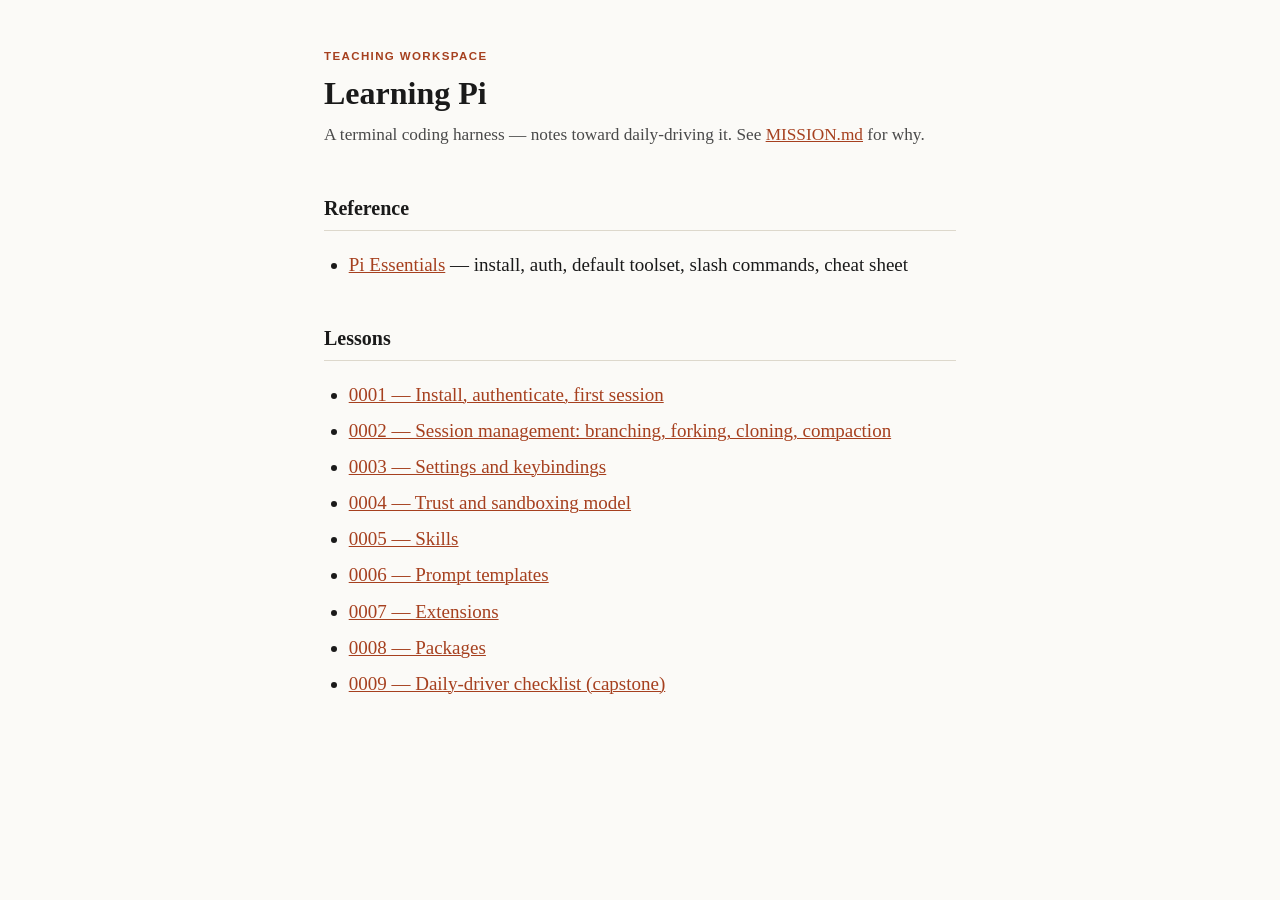
<file: index.html>
<!doctype html>
<html lang="en">
<head>
<meta charset="utf-8">
<meta name="viewport" content="width=device-width, initial-scale=1">
<title>Pi Teaching Workspace</title>
<link rel="stylesheet" href="assets/style.css">
</head>
<body>
<article class="page">
  <div class="kicker">Teaching workspace</div>
  <h1>Learning Pi</h1>
  <p class="lede">A terminal coding harness — notes toward daily-driving it. See <a href="MISSION.md">MISSION.md</a> for why.</p>

  <h2>Reference</h2>
  <ul>
    <li><a href="reference/pi-essentials.html">Pi Essentials</a> — install, auth, default toolset, slash commands, cheat sheet</li>
  </ul>

  <h2>Lessons</h2>
  <ul>
    <li><a href="lessons/0001-install-and-first-session.html">0001 — Install, authenticate, first session</a></li>
    <li><a href="lessons/0002-session-management.html">0002 — Session management: branching, forking, cloning, compaction</a></li>
    <li><a href="lessons/0003-settings-and-keybindings.html">0003 — Settings and keybindings</a></li>
    <li><a href="lessons/0004-trust-and-sandboxing.html">0004 — Trust and sandboxing model</a></li>
    <li><a href="lessons/0005-skills.html">0005 — Skills</a></li>
    <li><a href="lessons/0006-prompt-templates.html">0006 — Prompt templates</a></li>
    <li><a href="lessons/0007-extensions.html">0007 — Extensions</a></li>
    <li><a href="lessons/0008-packages.html">0008 — Packages</a></li>
    <li><a href="lessons/0009-daily-driver-checklist.html">0009 — Daily-driver checklist (capstone)</a></li>
  </ul>
</article>
</body>
</html>
</file>
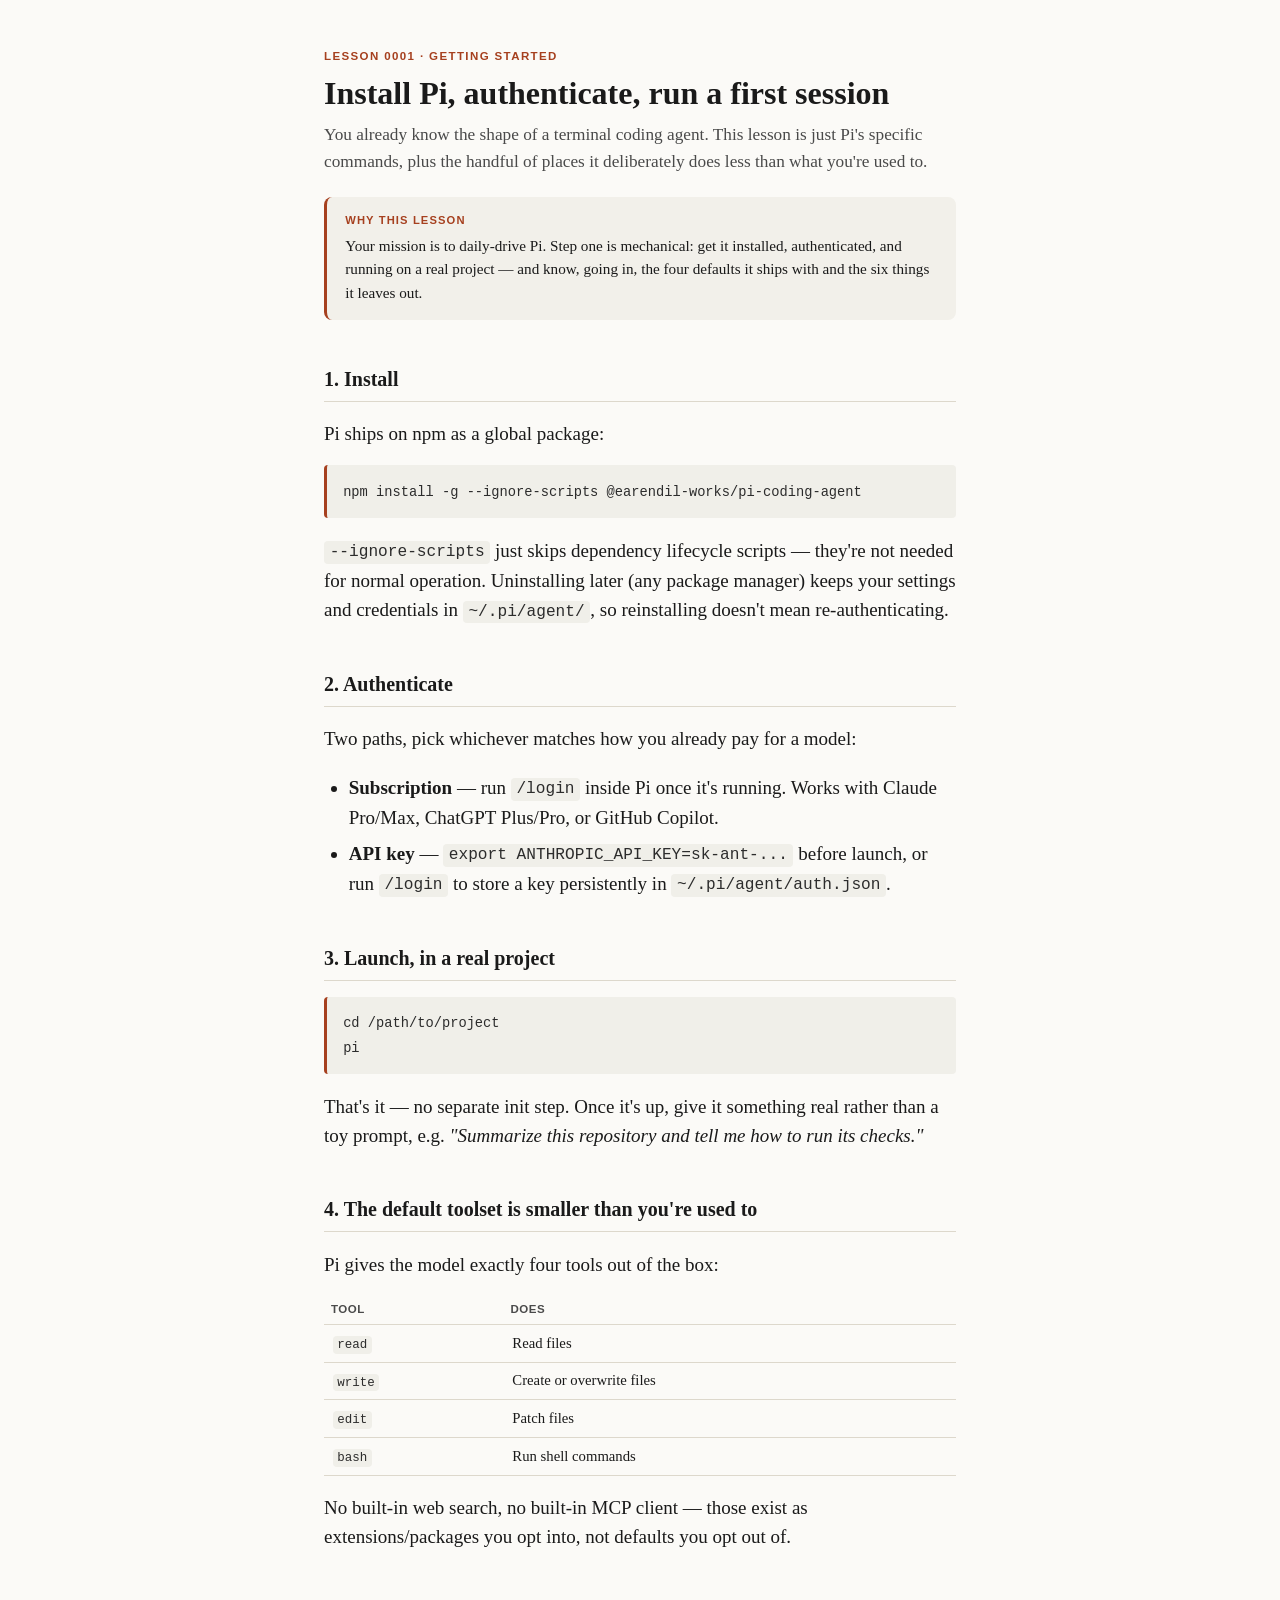
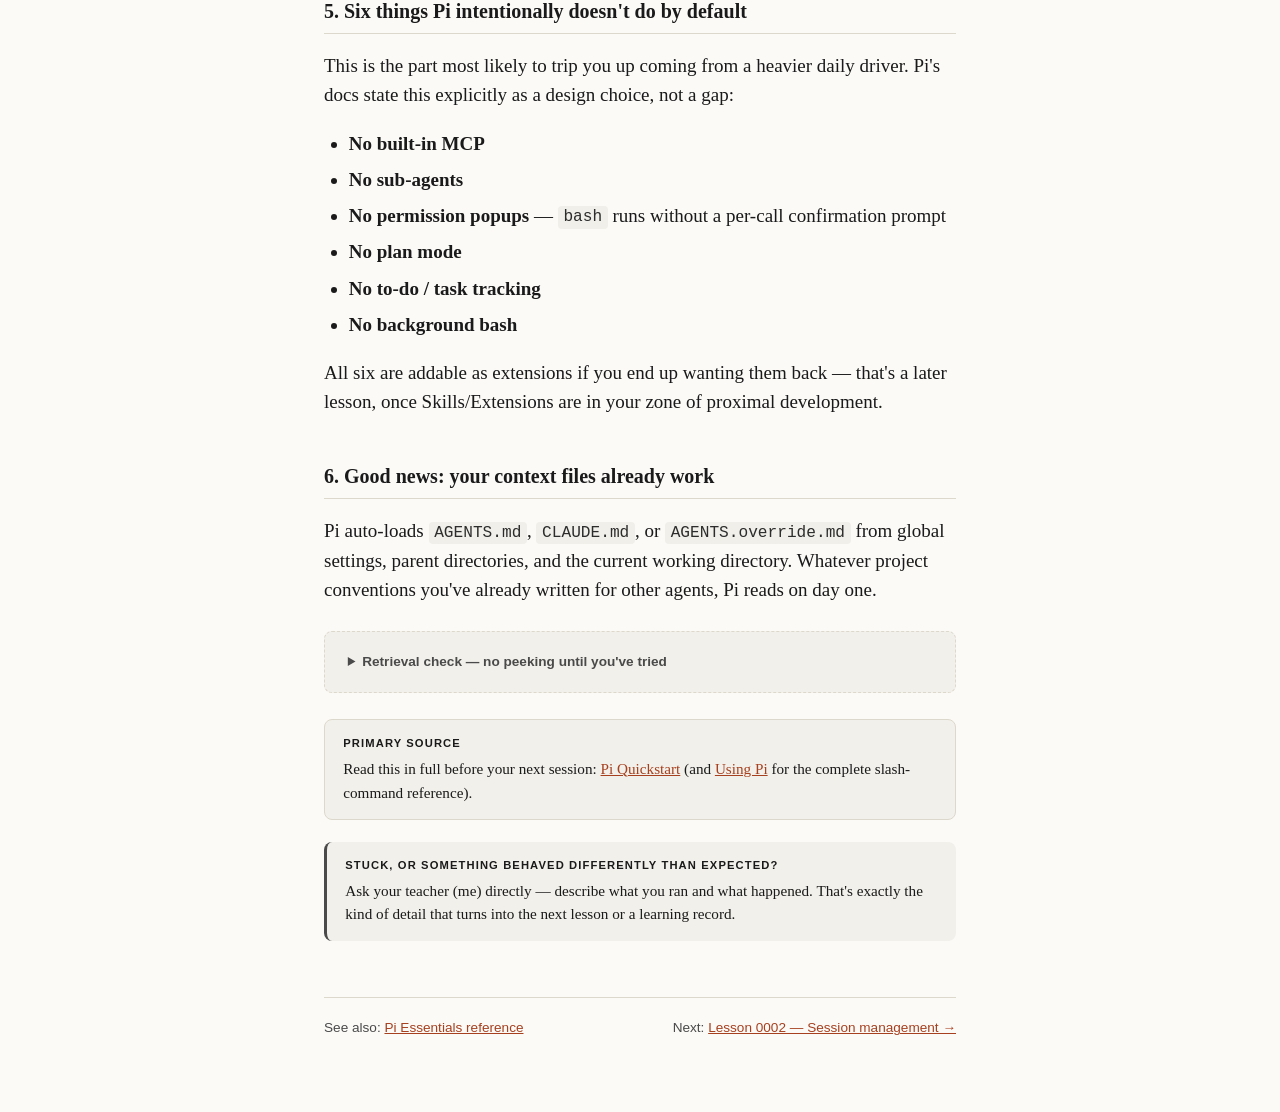
<file: lessons/0001-install-and-first-session.html>
<!doctype html>
<html lang="en">
<head>
<meta charset="utf-8">
<meta name="viewport" content="width=device-width, initial-scale=1">
<title>Lesson 0001 — Install & First Session</title>
<link rel="stylesheet" href="../assets/style.css">
</head>
<body>
<article class="page">
  <div class="kicker">Lesson 0001 · Getting started</div>
  <h1>Install Pi, authenticate, run a first session</h1>
  <p class="lede">You already know the shape of a terminal coding agent. This lesson is just Pi's specific commands, plus the handful of places it deliberately does less than what you're used to.</p>

  <div class="box box-mission">
    <span class="box-label">Why this lesson</span>
    Your mission is to daily-drive Pi. Step one is mechanical: get it installed, authenticated, and running on a real project — and know, going in, the four defaults it ships with and the six things it leaves out.
  </div>

  <h2>1. Install</h2>
  <p>Pi ships on npm as a global package:</p>
  <pre><code>npm install -g --ignore-scripts @earendil-works/pi-coding-agent</code></pre>
  <p><code>--ignore-scripts</code> just skips dependency lifecycle scripts — they're not needed for normal operation. Uninstalling later (any package manager) keeps your settings and credentials in <code>~/.pi/agent/</code>, so reinstalling doesn't mean re-authenticating.</p>

  <h2>2. Authenticate</h2>
  <p>Two paths, pick whichever matches how you already pay for a model:</p>
  <ul>
    <li><strong>Subscription</strong> — run <code>/login</code> inside Pi once it's running. Works with Claude Pro/Max, ChatGPT Plus/Pro, or GitHub Copilot.</li>
    <li><strong>API key</strong> — <code>export ANTHROPIC_API_KEY=sk-ant-...</code> before launch, or run <code>/login</code> to store a key persistently in <code>~/.pi/agent/auth.json</code>.</li>
  </ul>

  <h2>3. Launch, in a real project</h2>
  <pre><code>cd /path/to/project
pi</code></pre>
  <p>That's it — no separate init step. Once it's up, give it something real rather than a toy prompt, e.g. <em>"Summarize this repository and tell me how to run its checks."</em></p>

  <h2>4. The default toolset is smaller than you're used to</h2>
  <p>Pi gives the model exactly four tools out of the box:</p>
  <table>
    <tr><th>Tool</th><th>Does</th></tr>
    <tr><td><code>read</code></td><td>Read files</td></tr>
    <tr><td><code>write</code></td><td>Create or overwrite files</td></tr>
    <tr><td><code>edit</code></td><td>Patch files</td></tr>
    <tr><td><code>bash</code></td><td>Run shell commands</td></tr>
  </table>
  <p>No built-in web search, no built-in MCP client — those exist as extensions/packages you opt into, not defaults you opt out of.</p>

  <h2>5. Six things Pi intentionally doesn't do by default</h2>
  <p>This is the part most likely to trip you up coming from a heavier daily driver. Pi's docs state this explicitly as a design choice, not a gap:</p>
  <ul>
    <li><strong>No built-in MCP</strong></li>
    <li><strong>No sub-agents</strong></li>
    <li><strong>No permission popups</strong> — <code>bash</code> runs without a per-call confirmation prompt</li>
    <li><strong>No plan mode</strong></li>
    <li><strong>No to-do / task tracking</strong></li>
    <li><strong>No background bash</strong></li>
  </ul>
  <p>All six are addable as extensions if you end up wanting them back — that's a later lesson, once Skills/Extensions are in your zone of proximal development.</p>

  <h2>6. Good news: your context files already work</h2>
  <p>Pi auto-loads <code>AGENTS.md</code>, <code>CLAUDE.md</code>, or <code>AGENTS.override.md</code> from global settings, parent directories, and the current working directory. Whatever project conventions you've already written for other agents, Pi reads on day one.</p>

  <details class="recall">
    <summary>Retrieval check — no peeking until you've tried</summary>
    <p>Without scrolling up: name Pi's four default tools, then name three of the six things it omits by default.</p>
    <div class="answer">
      Tools: <code>read</code>, <code>write</code>, <code>edit</code>, <code>bash</code>.<br>
      Omitted (any three): MCP, sub-agents, permission popups, plan mode, to-dos, background bash.
    </div>
  </details>

  <div class="box box-source">
    <span class="box-label">Primary source</span>
    Read this in full before your next session: <a href="https://pi.dev/docs/latest/quickstart.md">Pi Quickstart</a> (and <a href="https://pi.dev/docs/latest/usage.md">Using Pi</a> for the complete slash-command reference).
  </div>

  <div class="box box-ask">
    <span class="box-label">Stuck, or something behaved differently than expected?</span>
    Ask your teacher (me) directly — describe what you ran and what happened. That's exactly the kind of detail that turns into the next lesson or a learning record.
  </div>

  <footer class="lesson-nav">
    <span>See also: <a href="../reference/pi-essentials.html">Pi Essentials reference</a></span>
    <span>Next: <a href="0002-session-management.html">Lesson 0002 — Session management →</a></span>
  </footer>
</article>
</body>
</html>
</file>
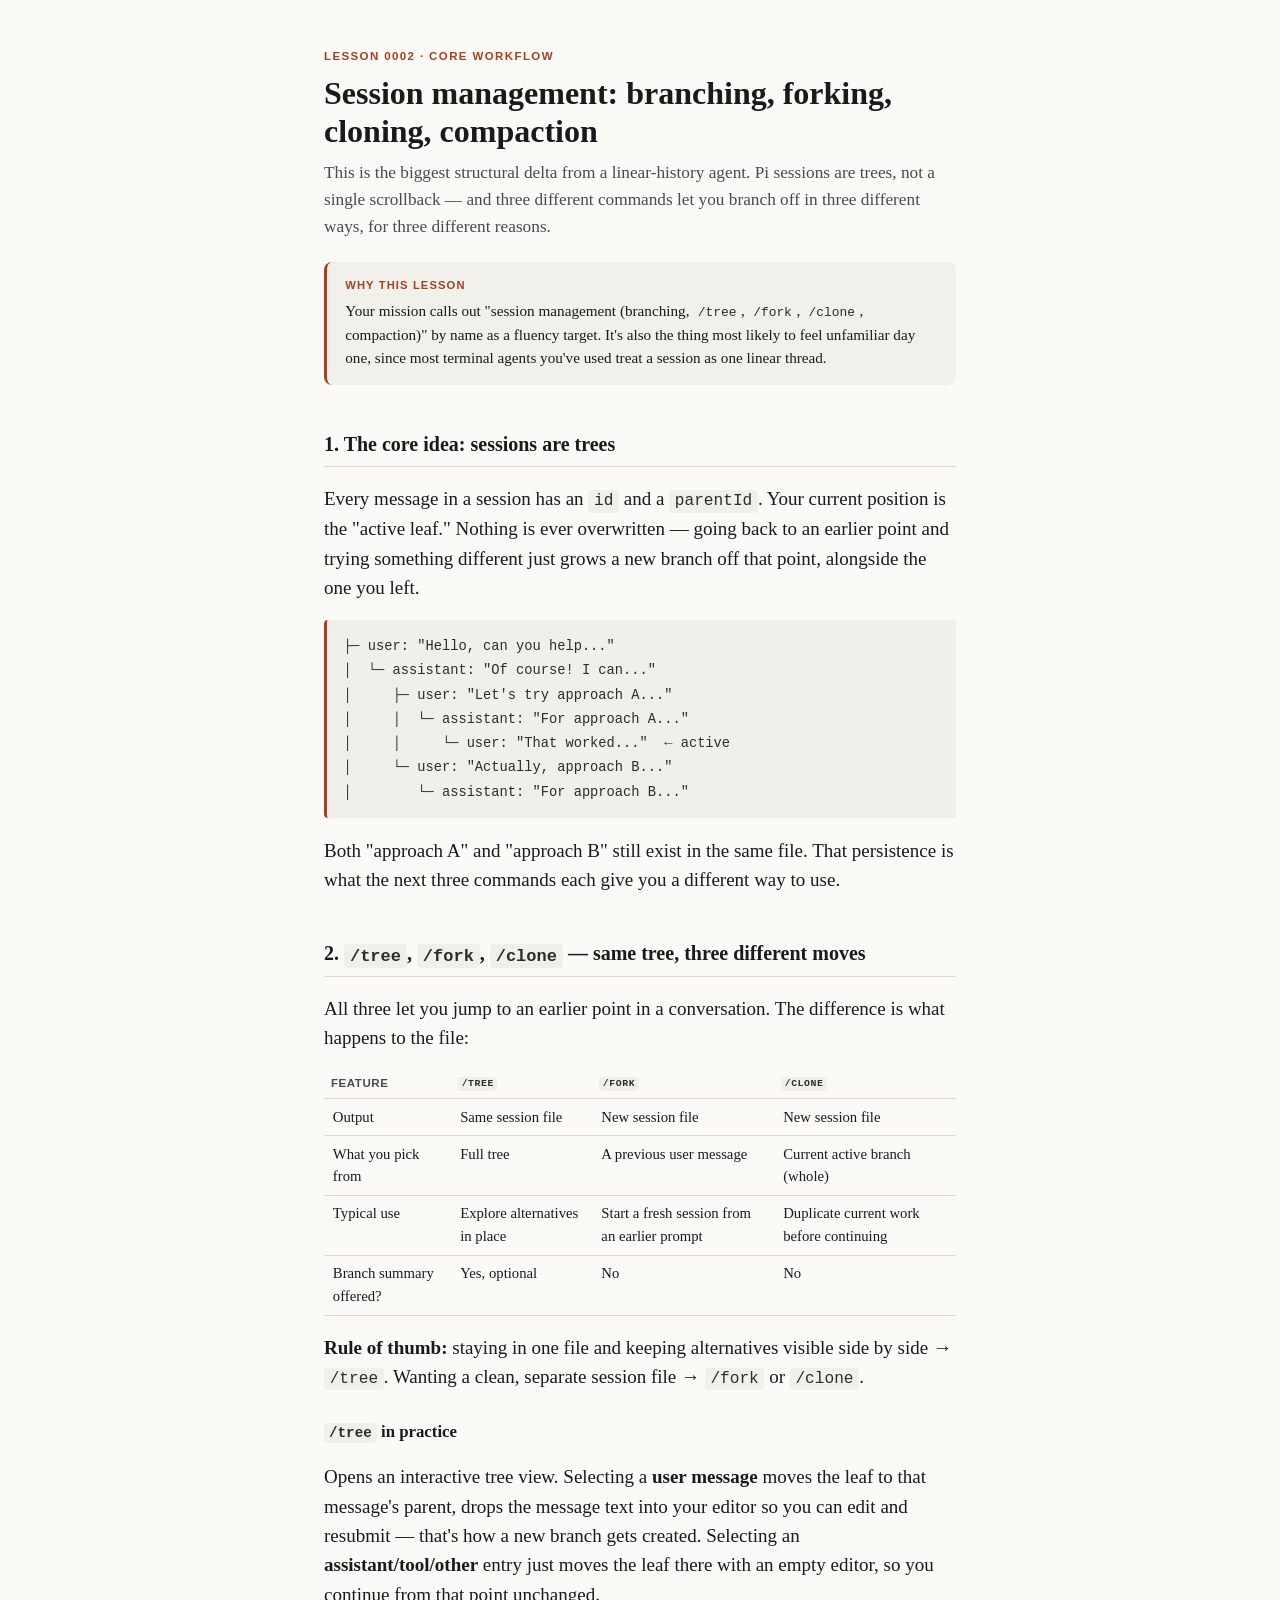
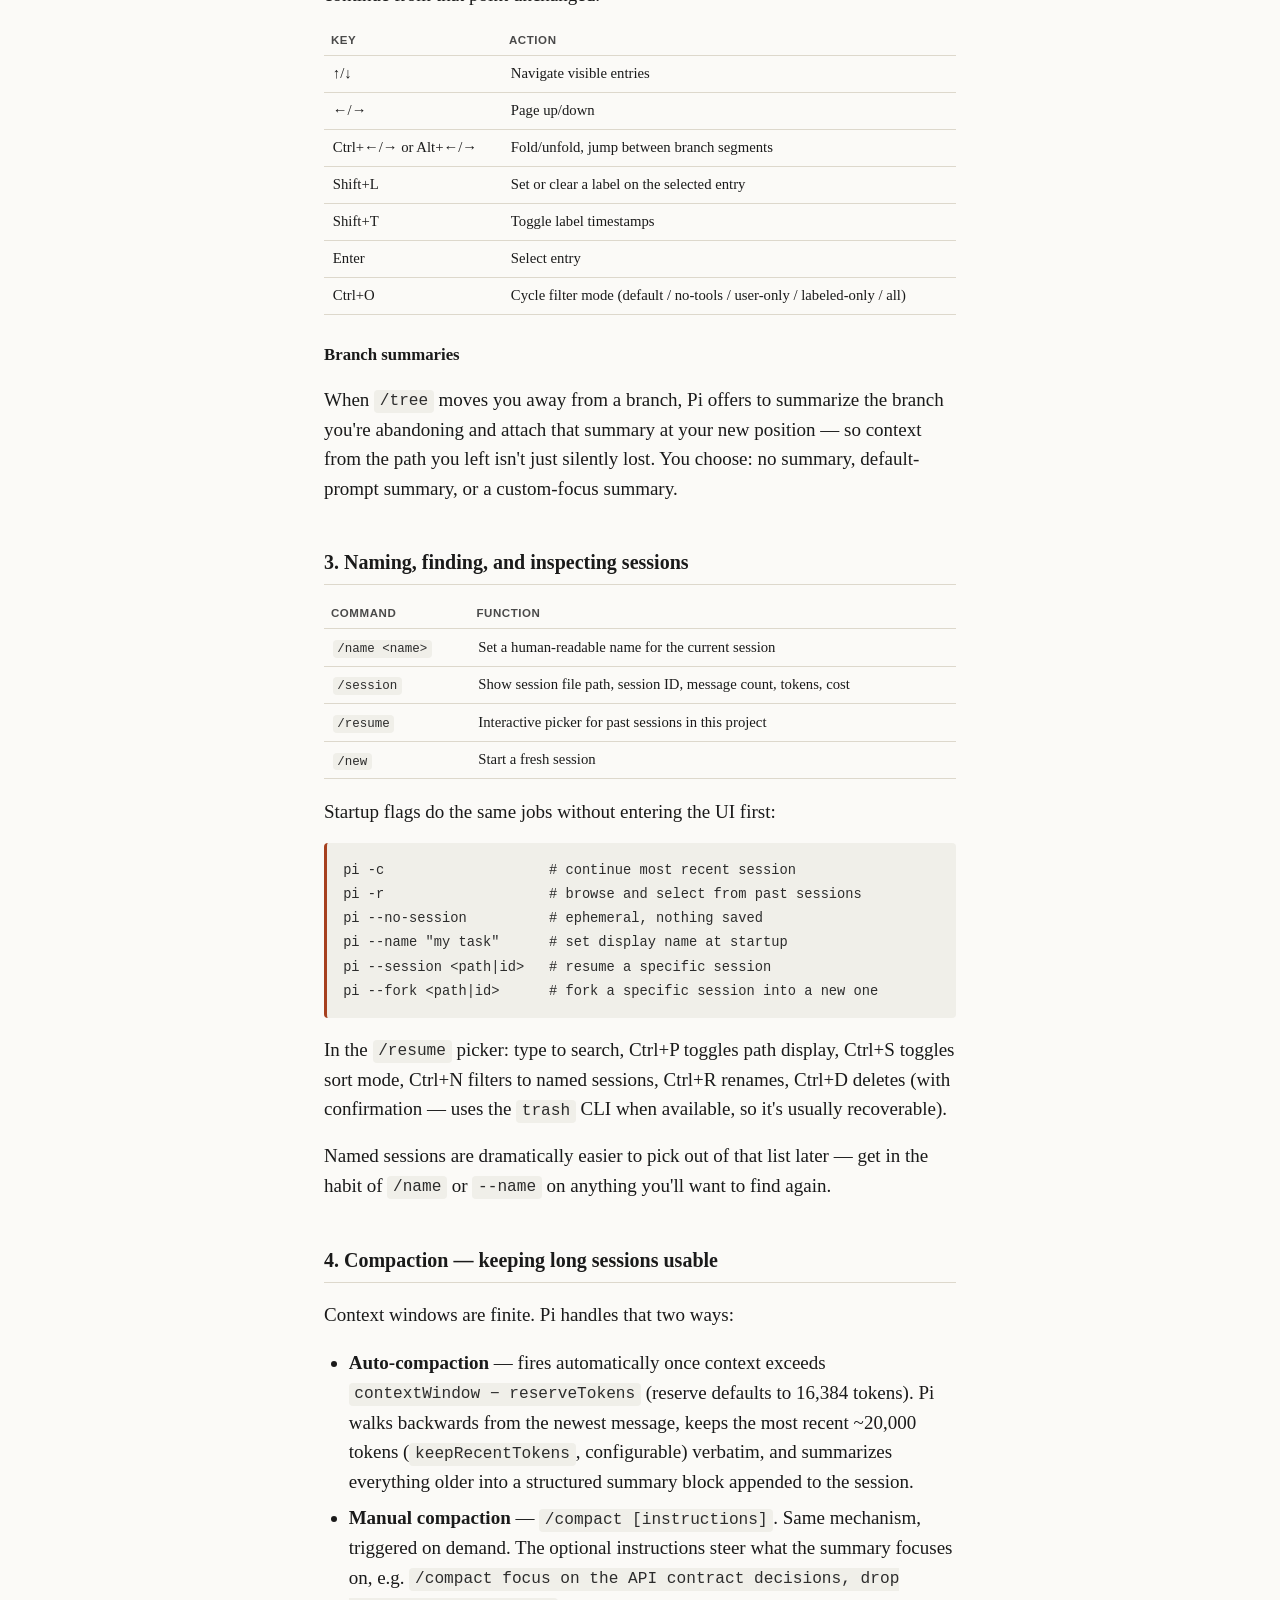
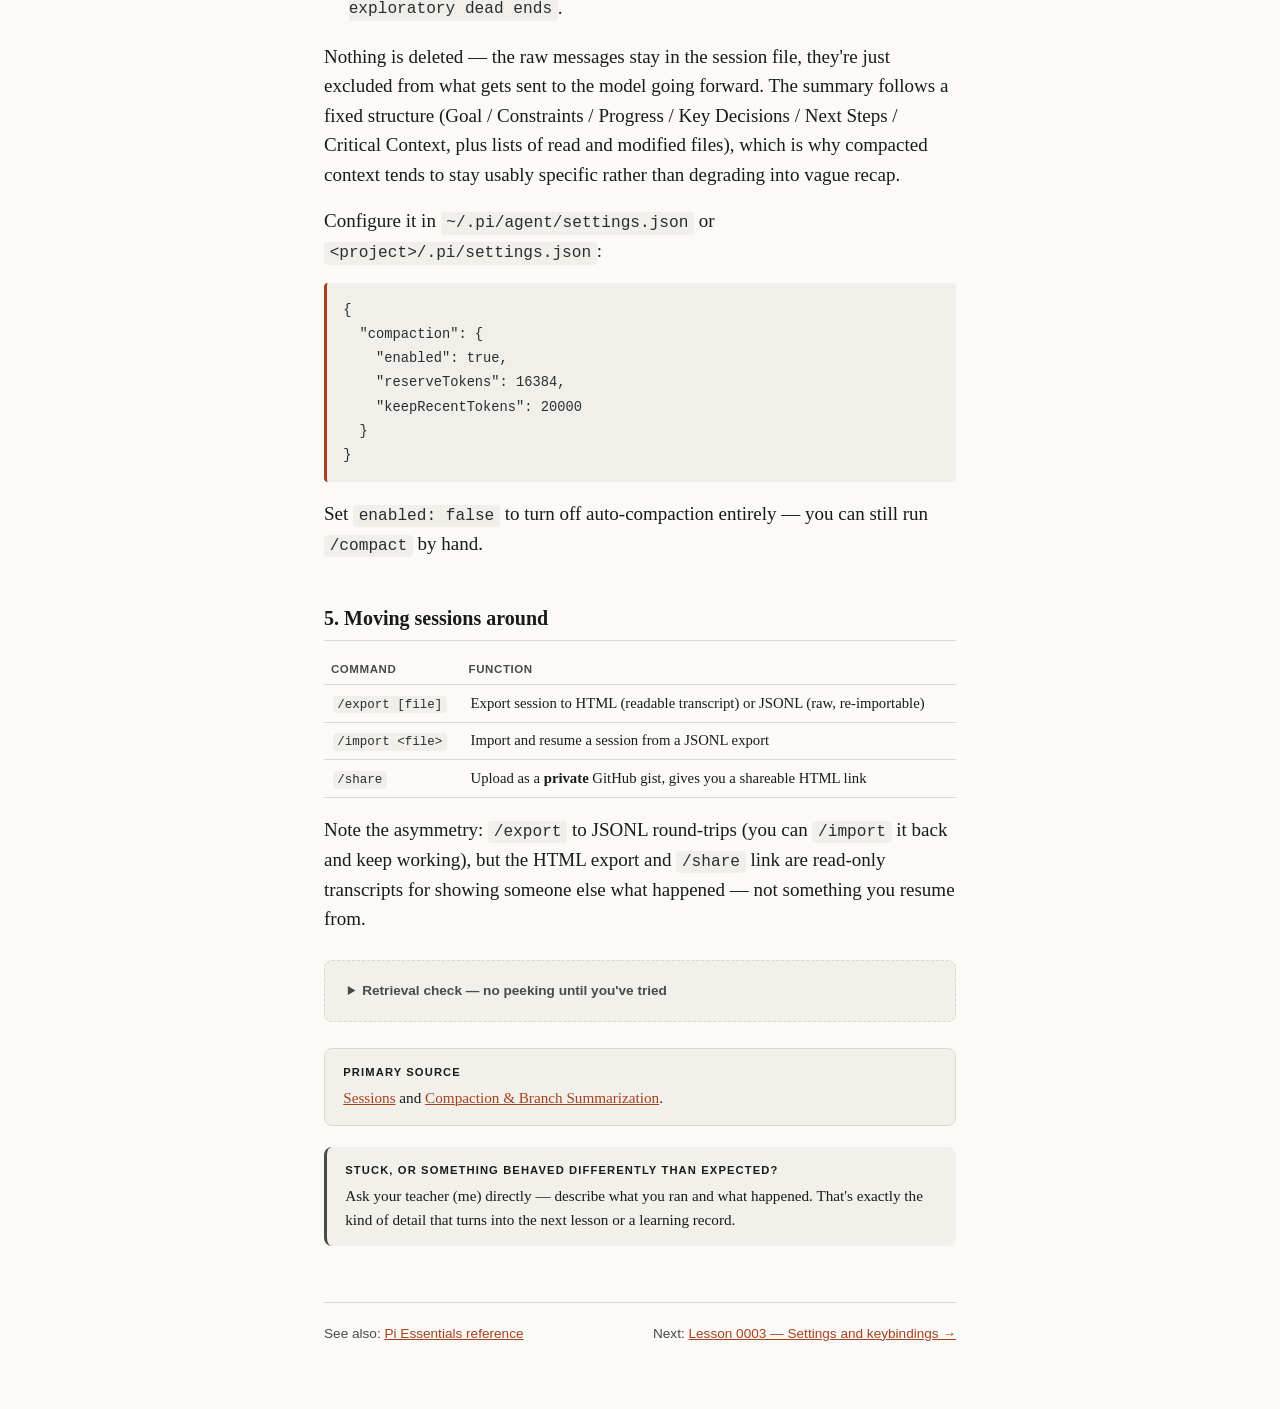
<file: lessons/0002-session-management.html>
<!doctype html>
<html lang="en">
<head>
<meta charset="utf-8">
<meta name="viewport" content="width=device-width, initial-scale=1">
<title>Lesson 0002 — Session Management</title>
<link rel="stylesheet" href="../assets/style.css">
</head>
<body>
<article class="page">
  <div class="kicker">Lesson 0002 · Core workflow</div>
  <h1>Session management: branching, forking, cloning, compaction</h1>
  <p class="lede">This is the biggest structural delta from a linear-history agent. Pi sessions are trees, not a single scrollback — and three different commands let you branch off in three different ways, for three different reasons.</p>

  <div class="box box-mission">
    <span class="box-label">Why this lesson</span>
    Your mission calls out "session management (branching, <code>/tree</code>, <code>/fork</code>, <code>/clone</code>, compaction)" by name as a fluency target. It's also the thing most likely to feel unfamiliar day one, since most terminal agents you've used treat a session as one linear thread.
  </div>

  <h2>1. The core idea: sessions are trees</h2>
  <p>Every message in a session has an <code>id</code> and a <code>parentId</code>. Your current position is the "active leaf." Nothing is ever overwritten — going back to an earlier point and trying something different just grows a new branch off that point, alongside the one you left.</p>
  <pre><code>├─ user: "Hello, can you help..."
│  └─ assistant: "Of course! I can..."
│     ├─ user: "Let's try approach A..."
│     │  └─ assistant: "For approach A..."
│     │     └─ user: "That worked..."  ← active
│     └─ user: "Actually, approach B..."
│        └─ assistant: "For approach B..."</code></pre>
  <p>Both "approach A" and "approach B" still exist in the same file. That persistence is what the next three commands each give you a different way to use.</p>

  <h2>2. <code>/tree</code>, <code>/fork</code>, <code>/clone</code> — same tree, three different moves</h2>
  <p>All three let you jump to an earlier point in a conversation. The difference is what happens to the file:</p>
  <table>
    <tr><th>Feature</th><th><code>/tree</code></th><th><code>/fork</code></th><th><code>/clone</code></th></tr>
    <tr><td>Output</td><td>Same session file</td><td>New session file</td><td>New session file</td></tr>
    <tr><td>What you pick from</td><td>Full tree</td><td>A previous user message</td><td>Current active branch (whole)</td></tr>
    <tr><td>Typical use</td><td>Explore alternatives in place</td><td>Start a fresh session from an earlier prompt</td><td>Duplicate current work before continuing</td></tr>
    <tr><td>Branch summary offered?</td><td>Yes, optional</td><td>No</td><td>No</td></tr>
  </table>
  <p><strong>Rule of thumb:</strong> staying in one file and keeping alternatives visible side by side → <code>/tree</code>. Wanting a clean, separate session file → <code>/fork</code> or <code>/clone</code>.</p>

  <h3><code>/tree</code> in practice</h3>
  <p>Opens an interactive tree view. Selecting a <strong>user message</strong> moves the leaf to that message's parent, drops the message text into your editor so you can edit and resubmit — that's how a new branch gets created. Selecting an <strong>assistant/tool/other</strong> entry just moves the leaf there with an empty editor, so you continue from that point unchanged.</p>
  <table>
    <tr><th>Key</th><th>Action</th></tr>
    <tr><td>↑/↓</td><td>Navigate visible entries</td></tr>
    <tr><td>←/→</td><td>Page up/down</td></tr>
    <tr><td>Ctrl+←/→ or Alt+←/→</td><td>Fold/unfold, jump between branch segments</td></tr>
    <tr><td>Shift+L</td><td>Set or clear a label on the selected entry</td></tr>
    <tr><td>Shift+T</td><td>Toggle label timestamps</td></tr>
    <tr><td>Enter</td><td>Select entry</td></tr>
    <tr><td>Ctrl+O</td><td>Cycle filter mode (default / no-tools / user-only / labeled-only / all)</td></tr>
  </table>

  <h3>Branch summaries</h3>
  <p>When <code>/tree</code> moves you away from a branch, Pi offers to summarize the branch you're abandoning and attach that summary at your new position — so context from the path you left isn't just silently lost. You choose: no summary, default-prompt summary, or a custom-focus summary.</p>

  <h2>3. Naming, finding, and inspecting sessions</h2>
  <table>
    <tr><th>Command</th><th>Function</th></tr>
    <tr><td><code>/name &lt;name&gt;</code></td><td>Set a human-readable name for the current session</td></tr>
    <tr><td><code>/session</code></td><td>Show session file path, session ID, message count, tokens, cost</td></tr>
    <tr><td><code>/resume</code></td><td>Interactive picker for past sessions in this project</td></tr>
    <tr><td><code>/new</code></td><td>Start a fresh session</td></tr>
  </table>
  <p>Startup flags do the same jobs without entering the UI first:</p>
  <pre><code>pi -c                    # continue most recent session
pi -r                    # browse and select from past sessions
pi --no-session          # ephemeral, nothing saved
pi --name "my task"      # set display name at startup
pi --session &lt;path|id&gt;   # resume a specific session
pi --fork &lt;path|id&gt;      # fork a specific session into a new one</code></pre>
  <p>In the <code>/resume</code> picker: type to search, Ctrl+P toggles path display, Ctrl+S toggles sort mode, Ctrl+N filters to named sessions, Ctrl+R renames, Ctrl+D deletes (with confirmation — uses the <code>trash</code> CLI when available, so it's usually recoverable).</p>
  <p>Named sessions are dramatically easier to pick out of that list later — get in the habit of <code>/name</code> or <code>--name</code> on anything you'll want to find again.</p>

  <h2>4. Compaction — keeping long sessions usable</h2>
  <p>Context windows are finite. Pi handles that two ways:</p>
  <ul>
    <li><strong>Auto-compaction</strong> — fires automatically once context exceeds <code>contextWindow − reserveTokens</code> (reserve defaults to 16,384 tokens). Pi walks backwards from the newest message, keeps the most recent ~20,000 tokens (<code>keepRecentTokens</code>, configurable) verbatim, and summarizes everything older into a structured summary block appended to the session.</li>
    <li><strong>Manual compaction</strong> — <code>/compact [instructions]</code>. Same mechanism, triggered on demand. The optional instructions steer what the summary focuses on, e.g. <code>/compact focus on the API contract decisions, drop exploratory dead ends</code>.</li>
  </ul>
  <p>Nothing is deleted — the raw messages stay in the session file, they're just excluded from what gets sent to the model going forward. The summary follows a fixed structure (Goal / Constraints / Progress / Key Decisions / Next Steps / Critical Context, plus lists of read and modified files), which is why compacted context tends to stay usably specific rather than degrading into vague recap.</p>
  <p>Configure it in <code>~/.pi/agent/settings.json</code> or <code>&lt;project&gt;/.pi/settings.json</code>:</p>
  <pre><code>{
  "compaction": {
    "enabled": true,
    "reserveTokens": 16384,
    "keepRecentTokens": 20000
  }
}</code></pre>
  <p>Set <code>enabled: false</code> to turn off auto-compaction entirely — you can still run <code>/compact</code> by hand.</p>

  <h2>5. Moving sessions around</h2>
  <table>
    <tr><th>Command</th><th>Function</th></tr>
    <tr><td><code>/export [file]</code></td><td>Export session to HTML (readable transcript) or JSONL (raw, re-importable)</td></tr>
    <tr><td><code>/import &lt;file&gt;</code></td><td>Import and resume a session from a JSONL export</td></tr>
    <tr><td><code>/share</code></td><td>Upload as a <strong>private</strong> GitHub gist, gives you a shareable HTML link</td></tr>
  </table>
  <p>Note the asymmetry: <code>/export</code> to JSONL round-trips (you can <code>/import</code> it back and keep working), but the HTML export and <code>/share</code> link are read-only transcripts for showing someone else what happened — not something you resume from.</p>

  <details class="recall">
    <summary>Retrieval check — no peeking until you've tried</summary>
    <p>Without scrolling up: which of <code>/tree</code>, <code>/fork</code>, <code>/clone</code> creates a new session file, and which one offers to summarize the branch you're leaving?</p>
    <div class="answer">
      New session file: <code>/fork</code> and <code>/clone</code> (not <code>/tree</code> — it stays in the same file).<br>
      Offers a branch summary: only <code>/tree</code>, when it moves you off a branch.
    </div>
  </details>

  <div class="box box-source">
    <span class="box-label">Primary source</span>
    <a href="https://pi.dev/docs/latest/sessions.md">Sessions</a> and <a href="https://pi.dev/docs/latest/compaction.md">Compaction &amp; Branch Summarization</a>.
  </div>

  <div class="box box-ask">
    <span class="box-label">Stuck, or something behaved differently than expected?</span>
    Ask your teacher (me) directly — describe what you ran and what happened. That's exactly the kind of detail that turns into the next lesson or a learning record.
  </div>

  <footer class="lesson-nav">
    <span>See also: <a href="../reference/pi-essentials.html">Pi Essentials reference</a></span>
    <span>Next: <a href="0003-settings-and-keybindings.html">Lesson 0003 — Settings and keybindings →</a></span>
  </footer>
</article>
</body>
</html>
</file>
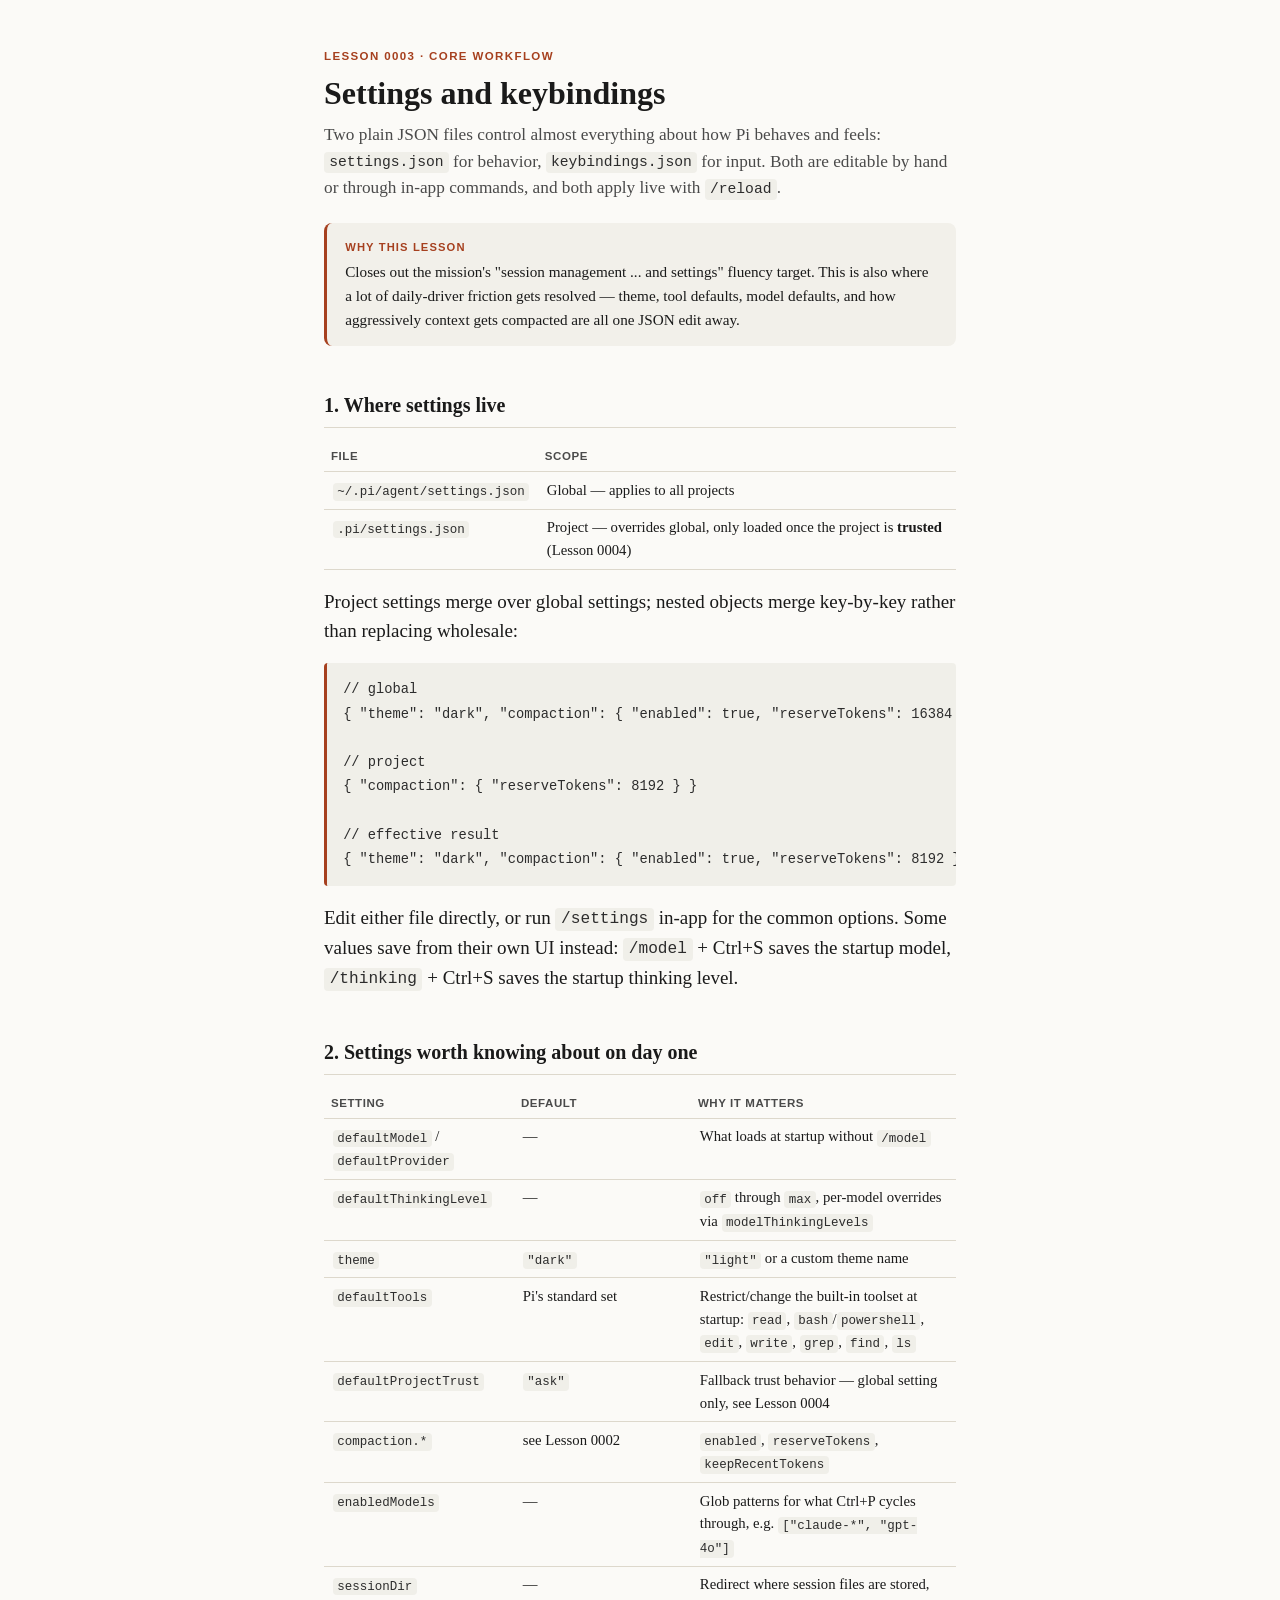
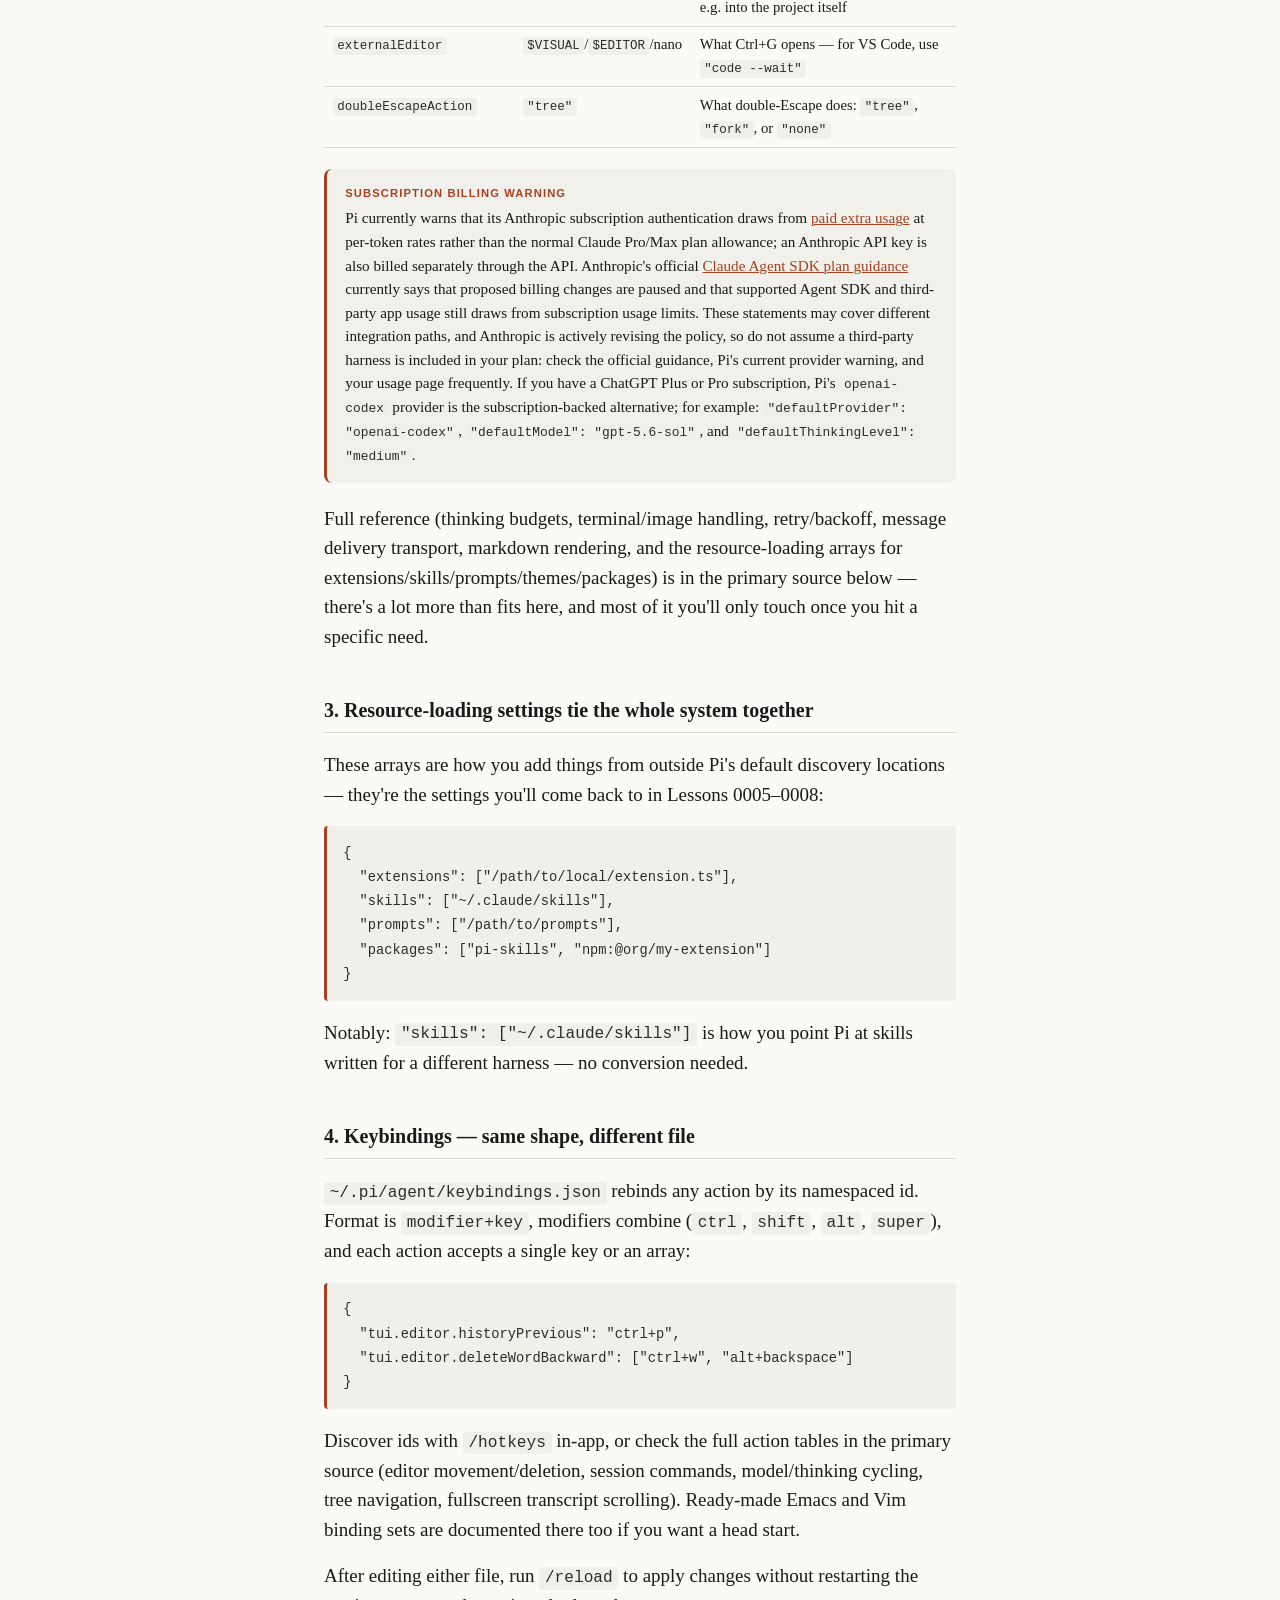
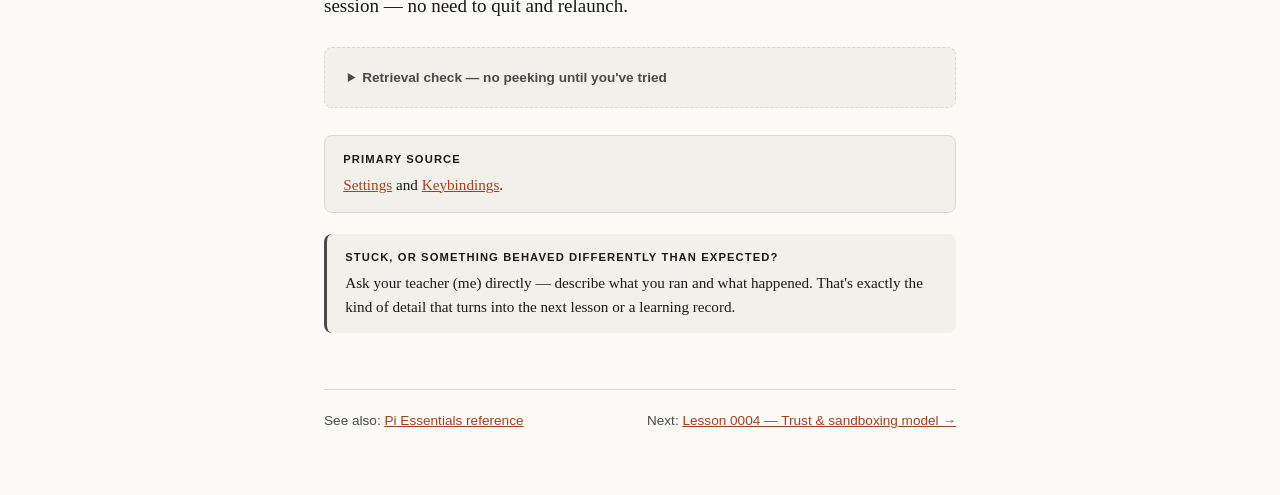
<file: lessons/0003-settings-and-keybindings.html>
<!doctype html>
<html lang="en">
<head>
<meta charset="utf-8">
<meta name="viewport" content="width=device-width, initial-scale=1">
<title>Lesson 0003 — Settings & Keybindings</title>
<link rel="stylesheet" href="../assets/style.css">
</head>
<body>
<article class="page">
  <div class="kicker">Lesson 0003 · Core workflow</div>
  <h1>Settings and keybindings</h1>
  <p class="lede">Two plain JSON files control almost everything about how Pi behaves and feels: <code>settings.json</code> for behavior, <code>keybindings.json</code> for input. Both are editable by hand or through in-app commands, and both apply live with <code>/reload</code>.</p>

  <div class="box box-mission">
    <span class="box-label">Why this lesson</span>
    Closes out the mission's "session management ... and settings" fluency target. This is also where a lot of daily-driver friction gets resolved — theme, tool defaults, model defaults, and how aggressively context gets compacted are all one JSON edit away.
  </div>

  <h2>1. Where settings live</h2>
  <table>
    <tr><th>File</th><th>Scope</th></tr>
    <tr><td><code>~/.pi/agent/settings.json</code></td><td>Global — applies to all projects</td></tr>
    <tr><td><code>.pi/settings.json</code></td><td>Project — overrides global, only loaded once the project is <strong>trusted</strong> (Lesson 0004)</td></tr>
  </table>
  <p>Project settings merge over global settings; nested objects merge key-by-key rather than replacing wholesale:</p>
  <pre><code>// global
{ "theme": "dark", "compaction": { "enabled": true, "reserveTokens": 16384 } }

// project
{ "compaction": { "reserveTokens": 8192 } }

// effective result
{ "theme": "dark", "compaction": { "enabled": true, "reserveTokens": 8192 } }</code></pre>
  <p>Edit either file directly, or run <code>/settings</code> in-app for the common options. Some values save from their own UI instead: <code>/model</code> + Ctrl+S saves the startup model, <code>/thinking</code> + Ctrl+S saves the startup thinking level.</p>

  <h2>2. Settings worth knowing about on day one</h2>
  <table>
    <tr><th>Setting</th><th>Default</th><th>Why it matters</th></tr>
    <tr><td><code>defaultModel</code> / <code>defaultProvider</code></td><td>—</td><td>What loads at startup without <code>/model</code></td></tr>
    <tr><td><code>defaultThinkingLevel</code></td><td>—</td><td><code>off</code> through <code>max</code>, per-model overrides via <code>modelThinkingLevels</code></td></tr>
    <tr><td><code>theme</code></td><td><code>"dark"</code></td><td><code>"light"</code> or a custom theme name</td></tr>
    <tr><td><code>defaultTools</code></td><td>Pi's standard set</td><td>Restrict/change the built-in toolset at startup: <code>read</code>, <code>bash</code>/<code>powershell</code>, <code>edit</code>, <code>write</code>, <code>grep</code>, <code>find</code>, <code>ls</code></td></tr>
    <tr><td><code>defaultProjectTrust</code></td><td><code>"ask"</code></td><td>Fallback trust behavior — global setting only, see Lesson 0004</td></tr>
    <tr><td><code>compaction.*</code></td><td>see Lesson 0002</td><td><code>enabled</code>, <code>reserveTokens</code>, <code>keepRecentTokens</code></td></tr>
    <tr><td><code>enabledModels</code></td><td>—</td><td>Glob patterns for what Ctrl+P cycles through, e.g. <code>["claude-*", "gpt-4o"]</code></td></tr>
    <tr><td><code>sessionDir</code></td><td>—</td><td>Redirect where session files are stored, e.g. into the project itself</td></tr>
    <tr><td><code>externalEditor</code></td><td><code>$VISUAL</code>/<code>$EDITOR</code>/nano</td><td>What Ctrl+G opens — for VS Code, use <code>"code --wait"</code></td></tr>
    <tr><td><code>doubleEscapeAction</code></td><td><code>"tree"</code></td><td>What double-Escape does: <code>"tree"</code>, <code>"fork"</code>, or <code>"none"</code></td></tr>
  </table>

  <div class="box box-mission">
    <span class="box-label">Subscription billing warning</span>
    Pi currently warns that its Anthropic subscription authentication draws from <a href="https://claude.ai/settings/usage">paid extra usage</a> at per-token rates rather than the normal Claude Pro/Max plan allowance; an Anthropic API key is also billed separately through the API. Anthropic's official <a href="https://support.claude.com/en/articles/15036540-use-the-claude-agent-sdk-with-your-claude-plan">Claude Agent SDK plan guidance</a> currently says that proposed billing changes are paused and that supported Agent SDK and third-party app usage still draws from subscription usage limits. These statements may cover different integration paths, and Anthropic is actively revising the policy, so do not assume a third-party harness is included in your plan: check the official guidance, Pi's current provider warning, and your usage page frequently. If you have a ChatGPT Plus or Pro subscription, Pi's <code>openai-codex</code> provider is the subscription-backed alternative; for example: <code>"defaultProvider": "openai-codex"</code>, <code>"defaultModel": "gpt-5.6-sol"</code>, and <code>"defaultThinkingLevel": "medium"</code>.
  </div>

  <p>Full reference (thinking budgets, terminal/image handling, retry/backoff, message delivery transport, markdown rendering, and the resource-loading arrays for extensions/skills/prompts/themes/packages) is in the primary source below — there's a lot more than fits here, and most of it you'll only touch once you hit a specific need.</p>

  <h2>3. Resource-loading settings tie the whole system together</h2>
  <p>These arrays are how you add things from outside Pi's default discovery locations — they're the settings you'll come back to in Lessons 0005–0008:</p>
  <pre><code>{
  "extensions": ["/path/to/local/extension.ts"],
  "skills": ["~/.claude/skills"],
  "prompts": ["/path/to/prompts"],
  "packages": ["pi-skills", "npm:@org/my-extension"]
}</code></pre>
  <p>Notably: <code>"skills": ["~/.claude/skills"]</code> is how you point Pi at skills written for a different harness — no conversion needed.</p>

  <h2>4. Keybindings — same shape, different file</h2>
  <p><code>~/.pi/agent/keybindings.json</code> rebinds any action by its namespaced id. Format is <code>modifier+key</code>, modifiers combine (<code>ctrl</code>, <code>shift</code>, <code>alt</code>, <code>super</code>), and each action accepts a single key or an array:</p>
  <pre><code>{
  "tui.editor.historyPrevious": "ctrl+p",
  "tui.editor.deleteWordBackward": ["ctrl+w", "alt+backspace"]
}</code></pre>
  <p>Discover ids with <code>/hotkeys</code> in-app, or check the full action tables in the primary source (editor movement/deletion, session commands, model/thinking cycling, tree navigation, fullscreen transcript scrolling). Ready-made Emacs and Vim binding sets are documented there too if you want a head start.</p>
  <p>After editing either file, run <code>/reload</code> to apply changes without restarting the session — no need to quit and relaunch.</p>

  <details class="recall">
    <summary>Retrieval check — no peeking until you've tried</summary>
    <p>Without scrolling up: which settings file wins when both global and project settings set the same nested key, and what command applies a settings-file edit without restarting?</p>
    <div class="answer">
      Project settings (<code>.pi/settings.json</code>) win over global, merged key-by-key for nested objects. Apply changes live with <code>/reload</code>.
    </div>
  </details>

  <div class="box box-source">
    <span class="box-label">Primary source</span>
    <a href="https://pi.dev/docs/latest/settings.md">Settings</a> and <a href="https://pi.dev/docs/latest/keybindings.md">Keybindings</a>.
  </div>

  <div class="box box-ask">
    <span class="box-label">Stuck, or something behaved differently than expected?</span>
    Ask your teacher (me) directly — describe what you ran and what happened. That's exactly the kind of detail that turns into the next lesson or a learning record.
  </div>

  <footer class="lesson-nav">
    <span>See also: <a href="../reference/pi-essentials.html">Pi Essentials reference</a></span>
    <span>Next: <a href="0004-trust-and-sandboxing.html">Lesson 0004 — Trust & sandboxing model →</a></span>
  </footer>
</article>
</body>
</html>
</file>
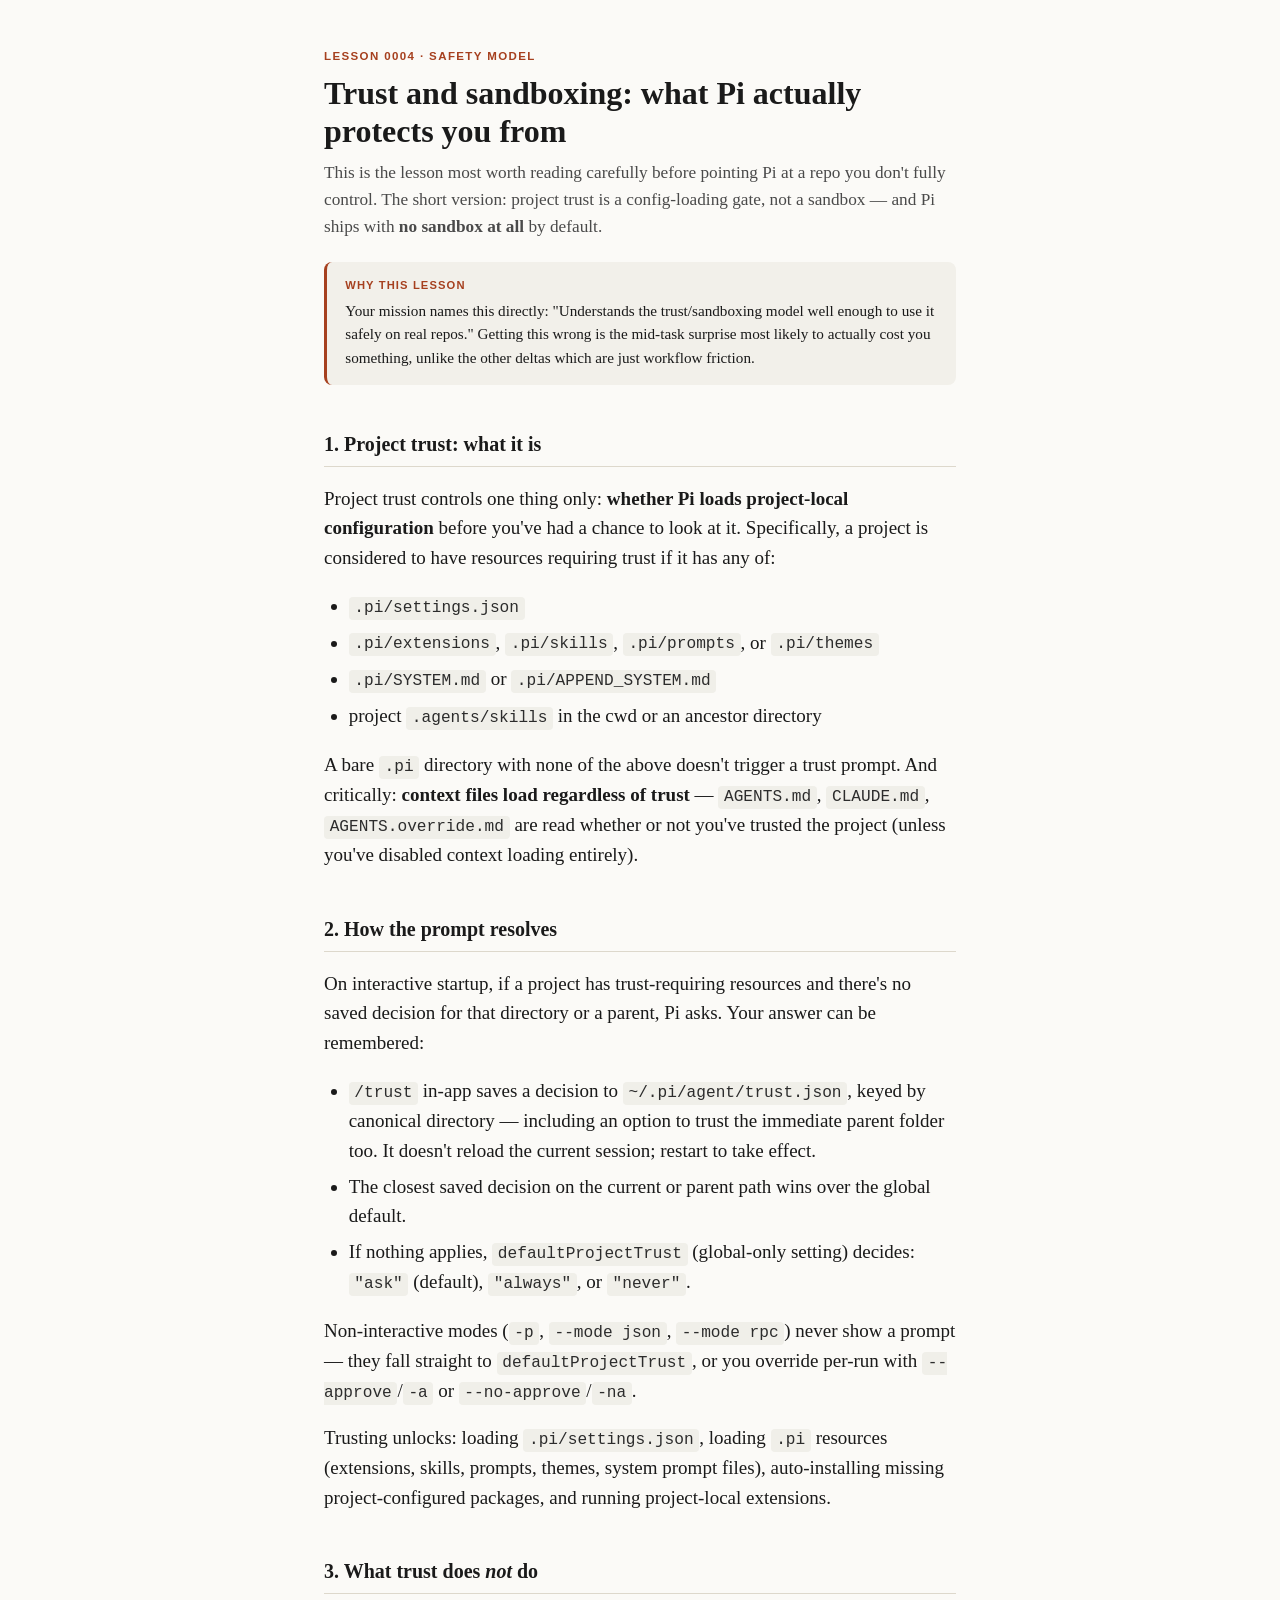
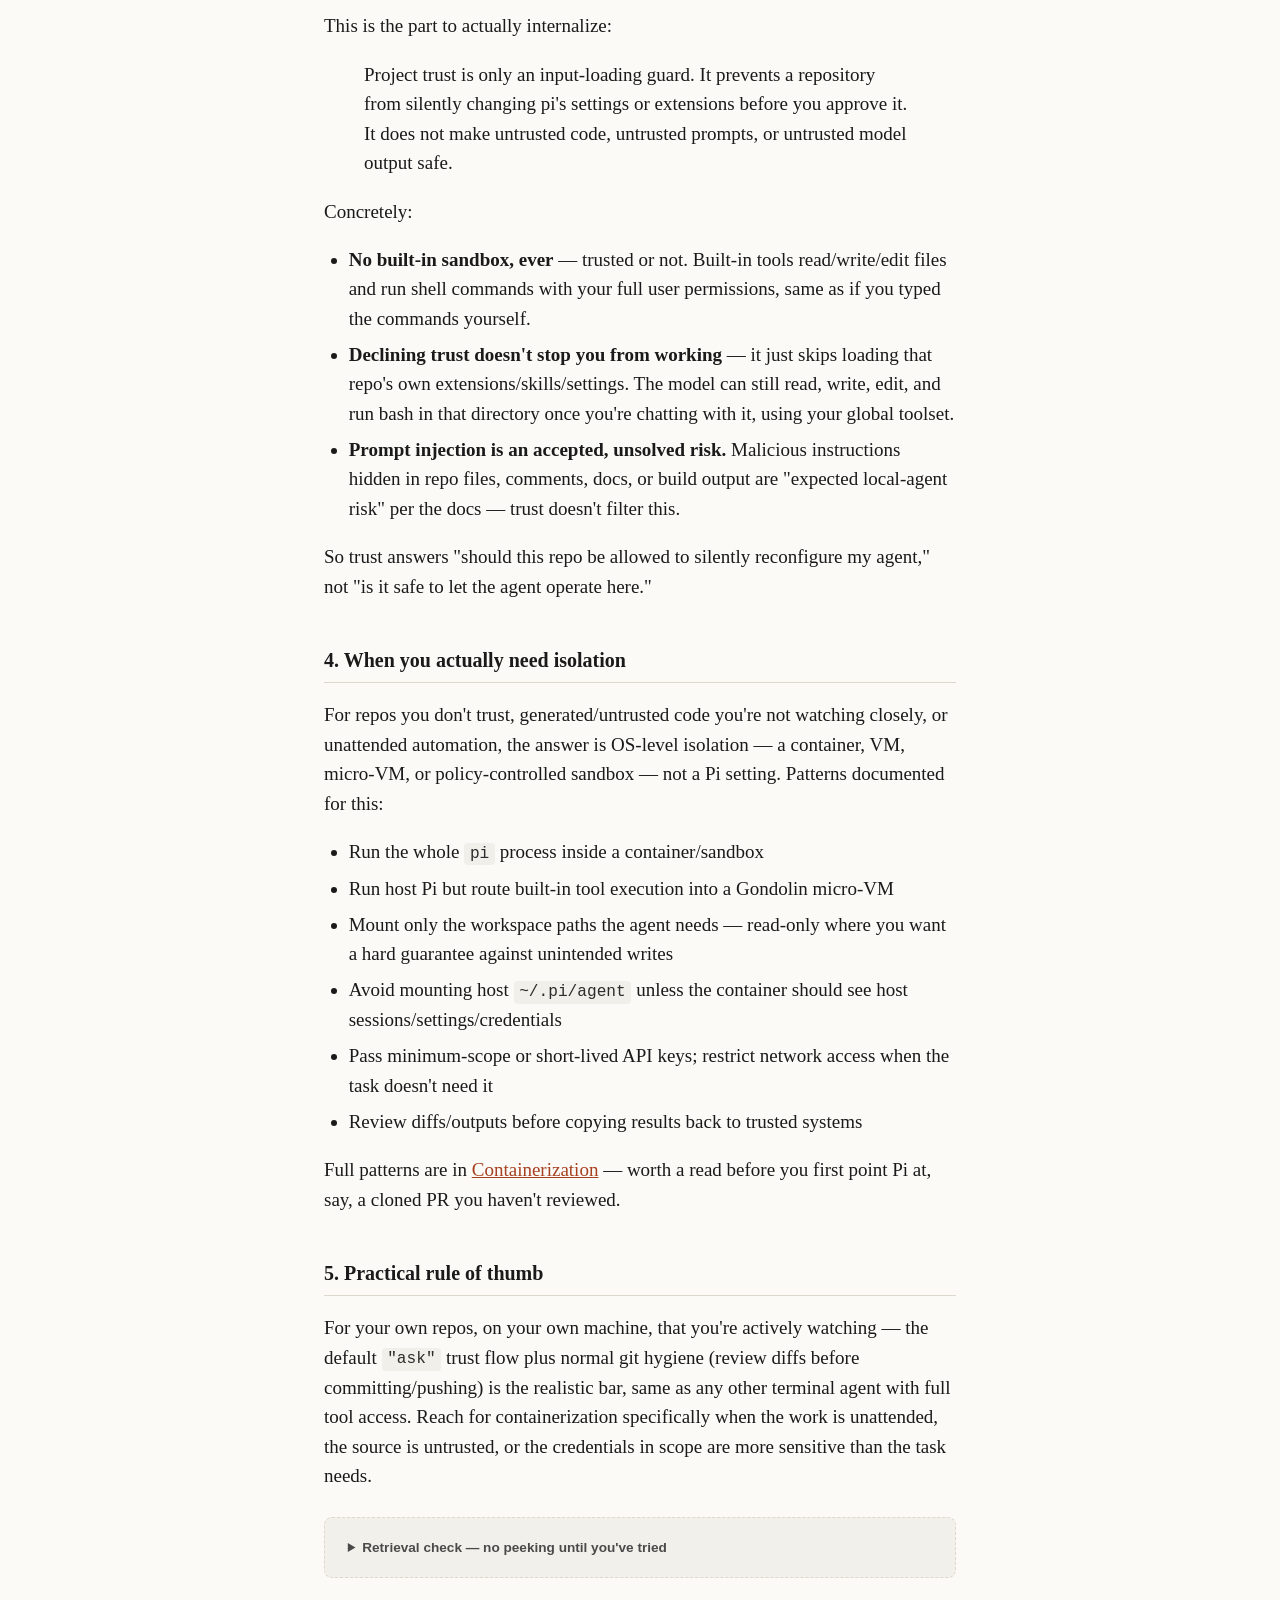
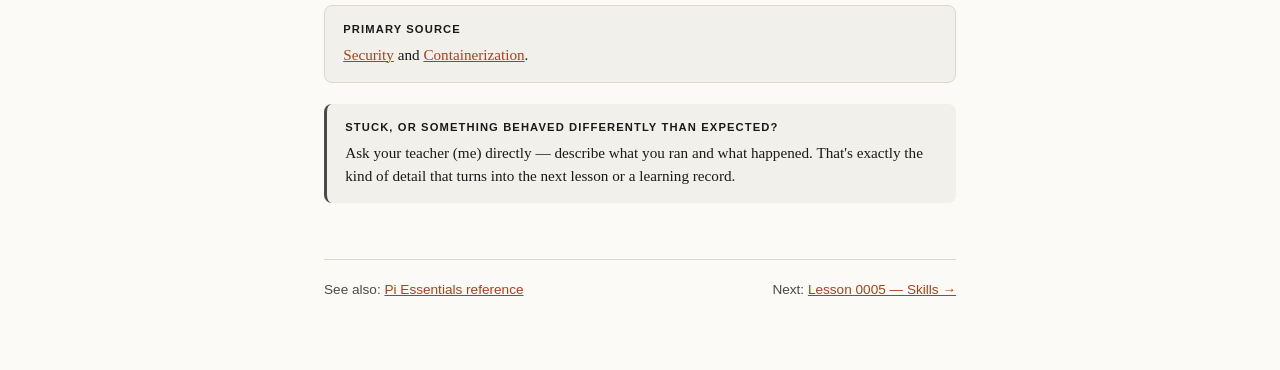
<file: lessons/0004-trust-and-sandboxing.html>
<!doctype html>
<html lang="en">
<head>
<meta charset="utf-8">
<meta name="viewport" content="width=device-width, initial-scale=1">
<title>Lesson 0004 — Trust & Sandboxing</title>
<link rel="stylesheet" href="../assets/style.css">
</head>
<body>
<article class="page">
  <div class="kicker">Lesson 0004 · Safety model</div>
  <h1>Trust and sandboxing: what Pi actually protects you from</h1>
  <p class="lede">This is the lesson most worth reading carefully before pointing Pi at a repo you don't fully control. The short version: project trust is a config-loading gate, not a sandbox — and Pi ships with <strong>no sandbox at all</strong> by default.</p>

  <div class="box box-mission">
    <span class="box-label">Why this lesson</span>
    Your mission names this directly: "Understands the trust/sandboxing model well enough to use it safely on real repos." Getting this wrong is the mid-task surprise most likely to actually cost you something, unlike the other deltas which are just workflow friction.
  </div>

  <h2>1. Project trust: what it is</h2>
  <p>Project trust controls one thing only: <strong>whether Pi loads project-local configuration</strong> before you've had a chance to look at it. Specifically, a project is considered to have resources requiring trust if it has any of:</p>
  <ul>
    <li><code>.pi/settings.json</code></li>
    <li><code>.pi/extensions</code>, <code>.pi/skills</code>, <code>.pi/prompts</code>, or <code>.pi/themes</code></li>
    <li><code>.pi/SYSTEM.md</code> or <code>.pi/APPEND_SYSTEM.md</code></li>
    <li>project <code>.agents/skills</code> in the cwd or an ancestor directory</li>
  </ul>
  <p>A bare <code>.pi</code> directory with none of the above doesn't trigger a trust prompt. And critically: <strong>context files load regardless of trust</strong> — <code>AGENTS.md</code>, <code>CLAUDE.md</code>, <code>AGENTS.override.md</code> are read whether or not you've trusted the project (unless you've disabled context loading entirely).</p>

  <h2>2. How the prompt resolves</h2>
  <p>On interactive startup, if a project has trust-requiring resources and there's no saved decision for that directory or a parent, Pi asks. Your answer can be remembered:</p>
  <ul>
    <li><code>/trust</code> in-app saves a decision to <code>~/.pi/agent/trust.json</code>, keyed by canonical directory — including an option to trust the immediate parent folder too. It doesn't reload the current session; restart to take effect.</li>
    <li>The closest saved decision on the current or parent path wins over the global default.</li>
    <li>If nothing applies, <code>defaultProjectTrust</code> (global-only setting) decides: <code>"ask"</code> (default), <code>"always"</code>, or <code>"never"</code>.</li>
  </ul>
  <p>Non-interactive modes (<code>-p</code>, <code>--mode json</code>, <code>--mode rpc</code>) never show a prompt — they fall straight to <code>defaultProjectTrust</code>, or you override per-run with <code>--approve</code>/<code>-a</code> or <code>--no-approve</code>/<code>-na</code>.</p>
  <p>Trusting unlocks: loading <code>.pi/settings.json</code>, loading <code>.pi</code> resources (extensions, skills, prompts, themes, system prompt files), auto-installing missing project-configured packages, and running project-local extensions.</p>

  <h2>3. What trust does <em>not</em> do</h2>
  <p>This is the part to actually internalize:</p>
  <blockquote>Project trust is only an input-loading guard. It prevents a repository from silently changing pi's settings or extensions before you approve it. It does not make untrusted code, untrusted prompts, or untrusted model output safe.</blockquote>
  <p>Concretely:</p>
  <ul>
    <li><strong>No built-in sandbox, ever</strong> — trusted or not. Built-in tools read/write/edit files and run shell commands with your full user permissions, same as if you typed the commands yourself.</li>
    <li><strong>Declining trust doesn't stop you from working</strong> — it just skips loading that repo's own extensions/skills/settings. The model can still read, write, edit, and run bash in that directory once you're chatting with it, using your global toolset.</li>
    <li><strong>Prompt injection is an accepted, unsolved risk.</strong> Malicious instructions hidden in repo files, comments, docs, or build output are "expected local-agent risk" per the docs — trust doesn't filter this.</li>
  </ul>
  <p>So trust answers "should this repo be allowed to silently reconfigure my agent," not "is it safe to let the agent operate here."</p>

  <h2>4. When you actually need isolation</h2>
  <p>For repos you don't trust, generated/untrusted code you're not watching closely, or unattended automation, the answer is OS-level isolation — a container, VM, micro-VM, or policy-controlled sandbox — not a Pi setting. Patterns documented for this:</p>
  <ul>
    <li>Run the whole <code>pi</code> process inside a container/sandbox</li>
    <li>Run host Pi but route built-in tool execution into a Gondolin micro-VM</li>
    <li>Mount only the workspace paths the agent needs — read-only where you want a hard guarantee against unintended writes</li>
    <li>Avoid mounting host <code>~/.pi/agent</code> unless the container should see host sessions/settings/credentials</li>
    <li>Pass minimum-scope or short-lived API keys; restrict network access when the task doesn't need it</li>
    <li>Review diffs/outputs before copying results back to trusted systems</li>
  </ul>
  <p>Full patterns are in <a href="https://pi.dev/docs/latest/containerization.md">Containerization</a> — worth a read before you first point Pi at, say, a cloned PR you haven't reviewed.</p>

  <h2>5. Practical rule of thumb</h2>
  <p>For your own repos, on your own machine, that you're actively watching — the default <code>"ask"</code> trust flow plus normal git hygiene (review diffs before committing/pushing) is the realistic bar, same as any other terminal agent with full tool access. Reach for containerization specifically when the work is unattended, the source is untrusted, or the credentials in scope are more sensitive than the task needs.</p>

  <details class="recall">
    <summary>Retrieval check — no peeking until you've tried</summary>
    <p>Without scrolling up: if you decline project trust, does that stop Pi's <code>bash</code> tool from running shell commands in that directory?</p>
    <div class="answer">
      No. Declining trust only skips loading that project's own <code>.pi</code> settings/extensions/skills. The built-in tools (<code>bash</code> included) still run with your full user permissions regardless of the trust decision — there is no sandbox, trusted or not.
    </div>
  </details>

  <div class="box box-source">
    <span class="box-label">Primary source</span>
    <a href="https://pi.dev/docs/latest/security.md">Security</a> and <a href="https://pi.dev/docs/latest/containerization.md">Containerization</a>.
  </div>

  <div class="box box-ask">
    <span class="box-label">Stuck, or something behaved differently than expected?</span>
    Ask your teacher (me) directly — describe what you ran and what happened. That's exactly the kind of detail that turns into the next lesson or a learning record.
  </div>

  <footer class="lesson-nav">
    <span>See also: <a href="../reference/pi-essentials.html">Pi Essentials reference</a></span>
    <span>Next: <a href="0005-skills.html">Lesson 0005 — Skills →</a></span>
  </footer>
</article>
</body>
</html>
</file>
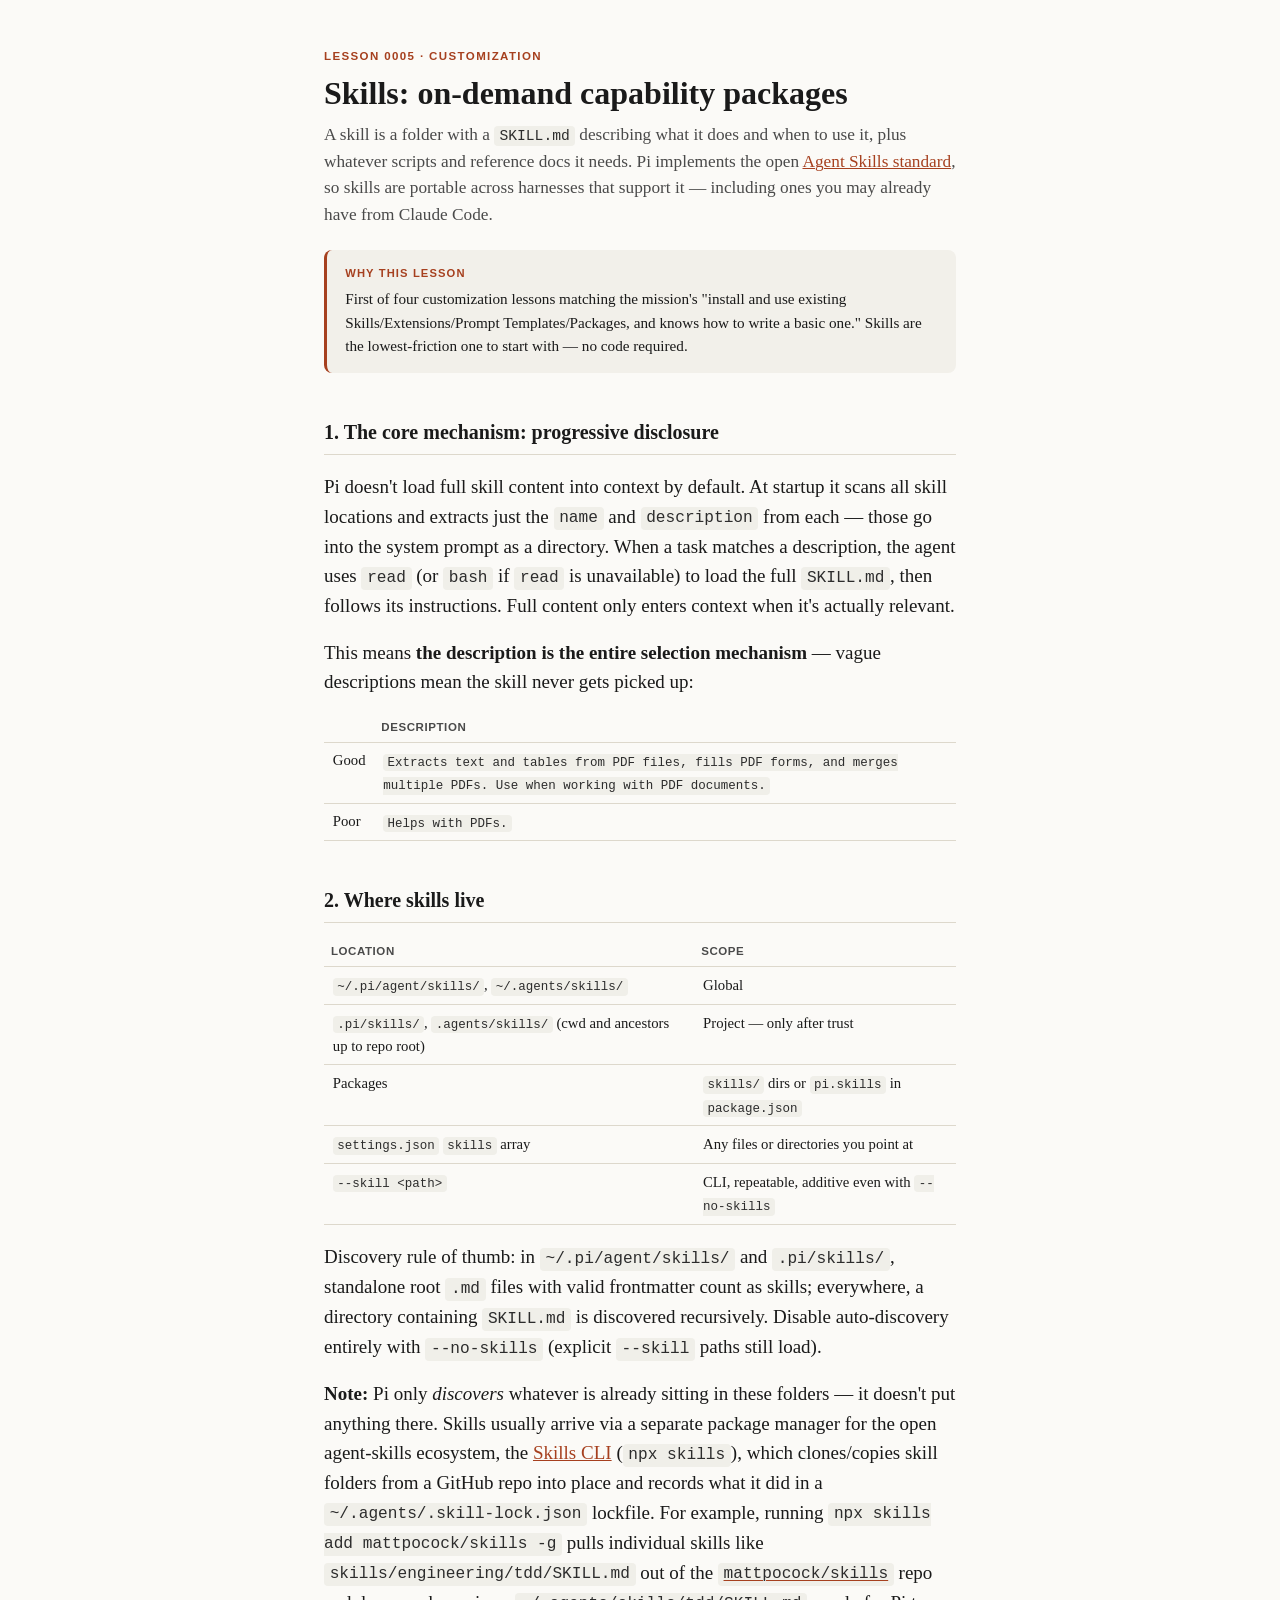
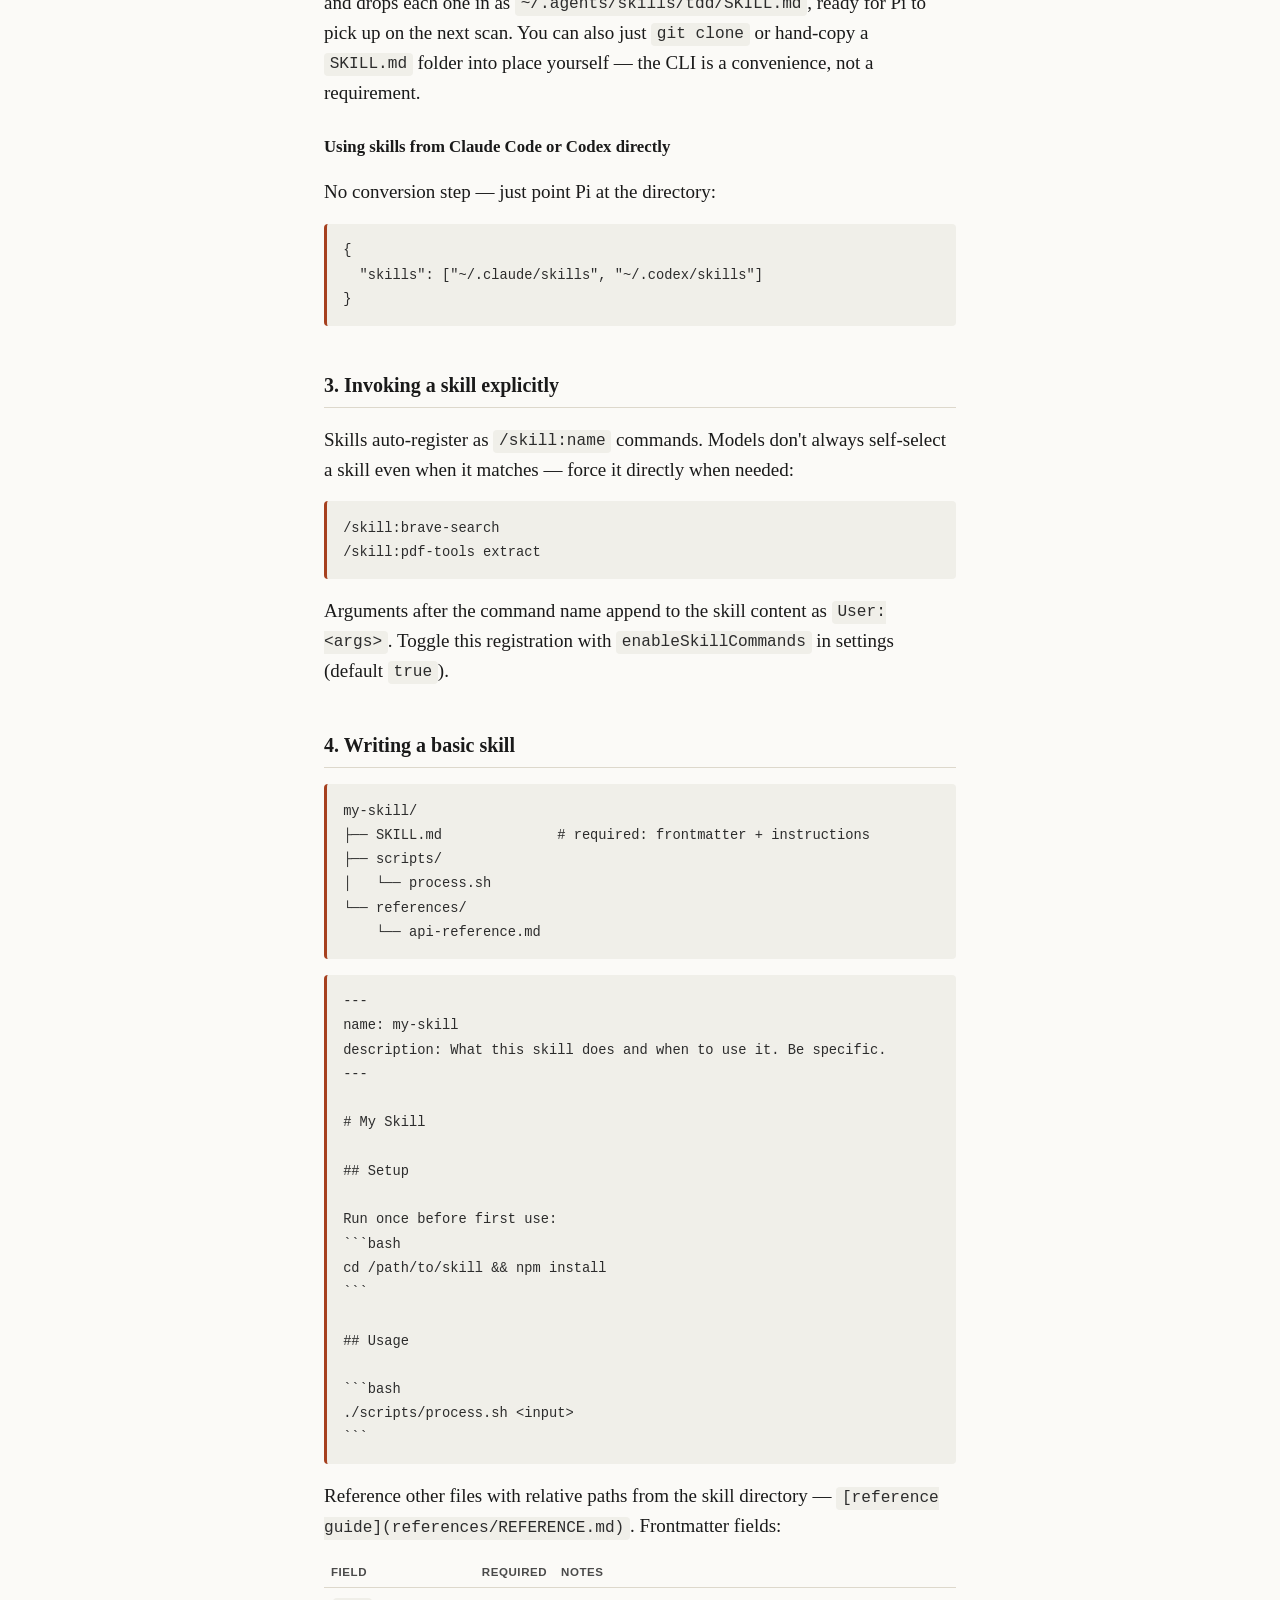
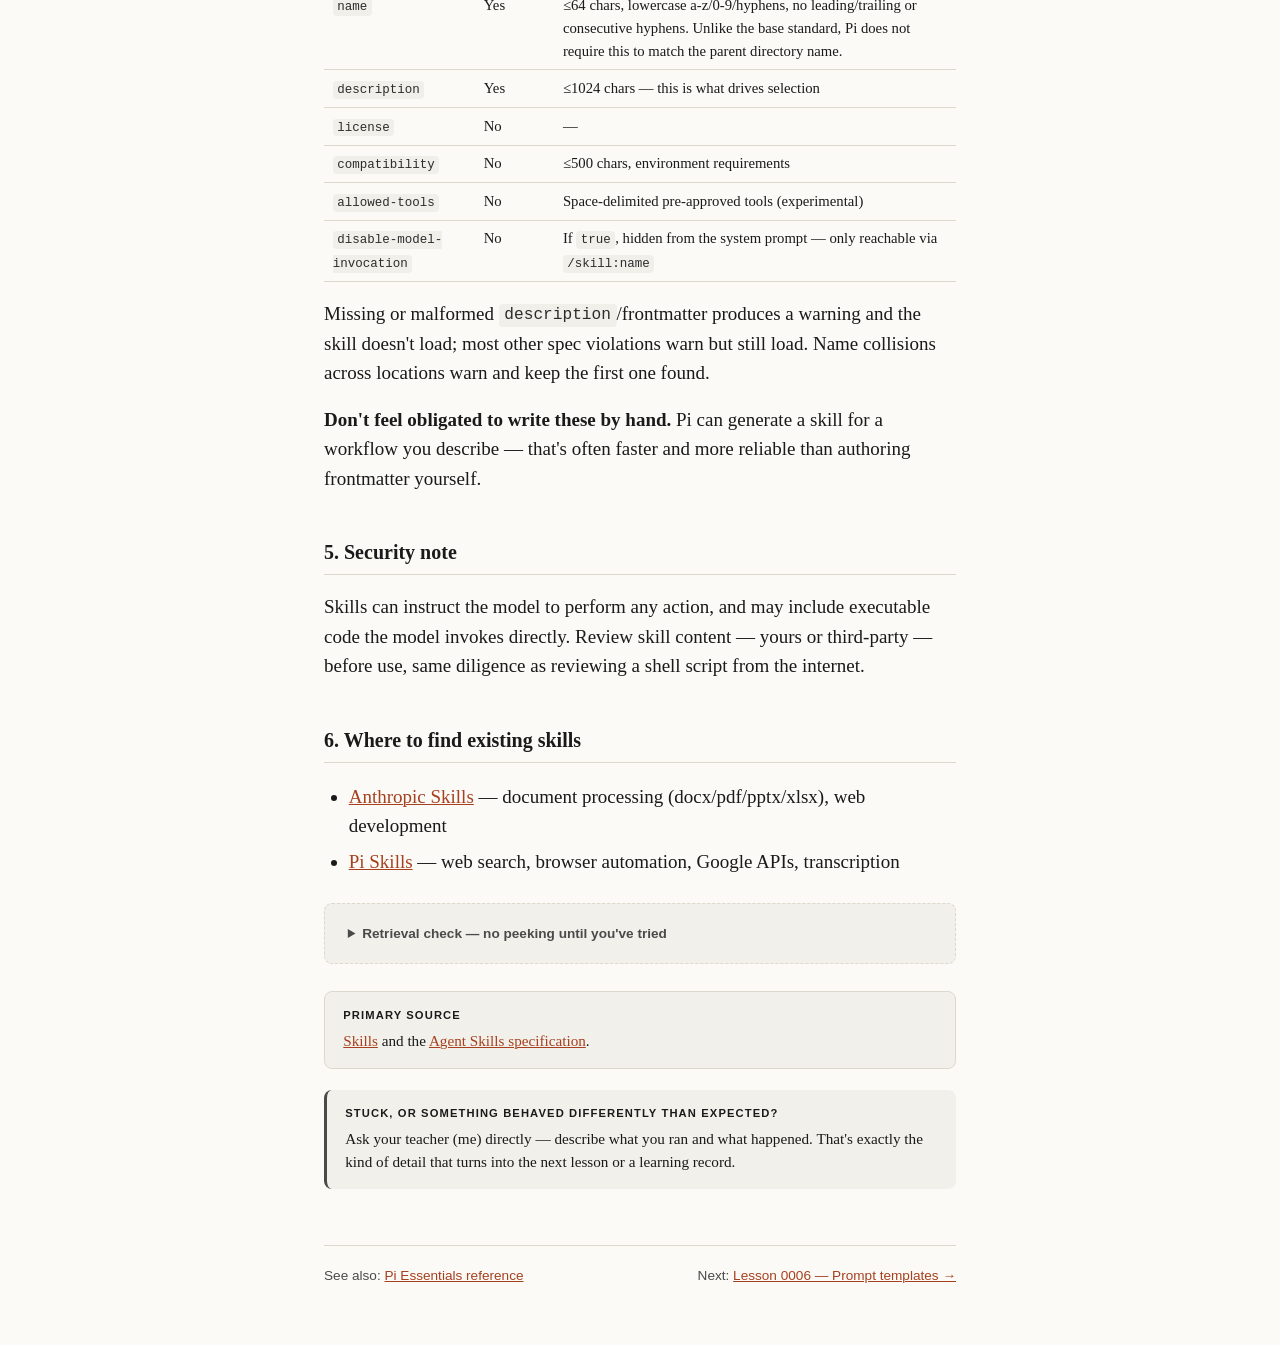
<file: lessons/0005-skills.html>
<!doctype html>
<html lang="en">
<head>
<meta charset="utf-8">
<meta name="viewport" content="width=device-width, initial-scale=1">
<title>Lesson 0005 — Skills</title>
<link rel="stylesheet" href="../assets/style.css">
</head>
<body>
<article class="page">
  <div class="kicker">Lesson 0005 · Customization</div>
  <h1>Skills: on-demand capability packages</h1>
  <p class="lede">A skill is a folder with a <code>SKILL.md</code> describing what it does and when to use it, plus whatever scripts and reference docs it needs. Pi implements the open <a href="https://agentskills.io/specification">Agent Skills standard</a>, so skills are portable across harnesses that support it — including ones you may already have from Claude Code.</p>

  <div class="box box-mission">
    <span class="box-label">Why this lesson</span>
    First of four customization lessons matching the mission's "install and use existing Skills/Extensions/Prompt Templates/Packages, and knows how to write a basic one." Skills are the lowest-friction one to start with — no code required.
  </div>

  <h2>1. The core mechanism: progressive disclosure</h2>
  <p>Pi doesn't load full skill content into context by default. At startup it scans all skill locations and extracts just the <code>name</code> and <code>description</code> from each — those go into the system prompt as a directory. When a task matches a description, the agent uses <code>read</code> (or <code>bash</code> if <code>read</code> is unavailable) to load the full <code>SKILL.md</code>, then follows its instructions. Full content only enters context when it's actually relevant.</p>
  <p>This means <strong>the description is the entire selection mechanism</strong> — vague descriptions mean the skill never gets picked up:</p>
  <table>
    <tr><th></th><th>Description</th></tr>
    <tr><td>Good</td><td><code>Extracts text and tables from PDF files, fills PDF forms, and merges multiple PDFs. Use when working with PDF documents.</code></td></tr>
    <tr><td>Poor</td><td><code>Helps with PDFs.</code></td></tr>
  </table>

  <h2>2. Where skills live</h2>
  <table>
    <tr><th>Location</th><th>Scope</th></tr>
    <tr><td><code>~/.pi/agent/skills/</code>, <code>~/.agents/skills/</code></td><td>Global</td></tr>
    <tr><td><code>.pi/skills/</code>, <code>.agents/skills/</code> (cwd and ancestors up to repo root)</td><td>Project — only after trust</td></tr>
    <tr><td>Packages</td><td><code>skills/</code> dirs or <code>pi.skills</code> in <code>package.json</code></td></tr>
    <tr><td><code>settings.json</code> <code>skills</code> array</td><td>Any files or directories you point at</td></tr>
    <tr><td><code>--skill &lt;path&gt;</code></td><td>CLI, repeatable, additive even with <code>--no-skills</code></td></tr>
  </table>
  <p>Discovery rule of thumb: in <code>~/.pi/agent/skills/</code> and <code>.pi/skills/</code>, standalone root <code>.md</code> files with valid frontmatter count as skills; everywhere, a directory containing <code>SKILL.md</code> is discovered recursively. Disable auto-discovery entirely with <code>--no-skills</code> (explicit <code>--skill</code> paths still load).</p>
  <p><strong>Note:</strong> Pi only <em>discovers</em> whatever is already sitting in these folders — it doesn't put anything there. Skills usually arrive via a separate package manager for the open agent-skills ecosystem, the <a href="https://skills.sh/">Skills CLI</a> (<code>npx skills</code>), which clones/copies skill folders from a GitHub repo into place and records what it did in a <code>~/.agents/.skill-lock.json</code> lockfile. For example, running <code>npx skills add mattpocock/skills -g</code> pulls individual skills like <code>skills/engineering/tdd/SKILL.md</code> out of the <a href="https://github.com/mattpocock/skills"><code>mattpocock/skills</code></a> repo and drops each one in as <code>~/.agents/skills/tdd/SKILL.md</code>, ready for Pi to pick up on the next scan. You can also just <code>git clone</code> or hand-copy a <code>SKILL.md</code> folder into place yourself — the CLI is a convenience, not a requirement.</p>

  <h3>Using skills from Claude Code or Codex directly</h3>
  <p>No conversion step — just point Pi at the directory:</p>
  <pre><code>{
  "skills": ["~/.claude/skills", "~/.codex/skills"]
}</code></pre>

  <h2>3. Invoking a skill explicitly</h2>
  <p>Skills auto-register as <code>/skill:name</code> commands. Models don't always self-select a skill even when it matches — force it directly when needed:</p>
  <pre><code>/skill:brave-search
/skill:pdf-tools extract</code></pre>
  <p>Arguments after the command name append to the skill content as <code>User: &lt;args&gt;</code>. Toggle this registration with <code>enableSkillCommands</code> in settings (default <code>true</code>).</p>

  <h2>4. Writing a basic skill</h2>
  <pre><code>my-skill/
├── SKILL.md              # required: frontmatter + instructions
├── scripts/
│   └── process.sh
└── references/
    └── api-reference.md</code></pre>
  <pre><code>---
name: my-skill
description: What this skill does and when to use it. Be specific.
---

# My Skill

## Setup

Run once before first use:
```bash
cd /path/to/skill && npm install
```

## Usage

```bash
./scripts/process.sh &lt;input&gt;
```</code></pre>
  <p>Reference other files with relative paths from the skill directory — <code>[reference guide](references/REFERENCE.md)</code>. Frontmatter fields:</p>
  <table>
    <tr><th>Field</th><th>Required</th><th>Notes</th></tr>
    <tr><td><code>name</code></td><td>Yes</td><td>≤64 chars, lowercase a-z/0-9/hyphens, no leading/trailing or consecutive hyphens. Unlike the base standard, Pi does not require this to match the parent directory name.</td></tr>
    <tr><td><code>description</code></td><td>Yes</td><td>≤1024 chars — this is what drives selection</td></tr>
    <tr><td><code>license</code></td><td>No</td><td>—</td></tr>
    <tr><td><code>compatibility</code></td><td>No</td><td>≤500 chars, environment requirements</td></tr>
    <tr><td><code>allowed-tools</code></td><td>No</td><td>Space-delimited pre-approved tools (experimental)</td></tr>
    <tr><td><code>disable-model-invocation</code></td><td>No</td><td>If <code>true</code>, hidden from the system prompt — only reachable via <code>/skill:name</code></td></tr>
  </table>
  <p>Missing or malformed <code>description</code>/frontmatter produces a warning and the skill doesn't load; most other spec violations warn but still load. Name collisions across locations warn and keep the first one found.</p>
  <p><strong>Don't feel obligated to write these by hand.</strong> Pi can generate a skill for a workflow you describe — that's often faster and more reliable than authoring frontmatter yourself.</p>

  <h2>5. Security note</h2>
  <p>Skills can instruct the model to perform any action, and may include executable code the model invokes directly. Review skill content — yours or third-party — before use, same diligence as reviewing a shell script from the internet.</p>

  <h2>6. Where to find existing skills</h2>
  <ul>
    <li><a href="https://github.com/anthropics/skills">Anthropic Skills</a> — document processing (docx/pdf/pptx/xlsx), web development</li>
    <li><a href="https://github.com/badlogic/pi-skills">Pi Skills</a> — web search, browser automation, Google APIs, transcription</li>
  </ul>

  <details class="recall">
    <summary>Retrieval check — no peeking until you've tried</summary>
    <p>Without scrolling up: what's the one piece of a skill that's always loaded into context, versus what only loads on demand?</p>
    <div class="answer">
      Only <code>name</code> and <code>description</code> are always in the system prompt. Full <code>SKILL.md</code> content (and any referenced scripts/docs) loads on demand, via <code>read</code>, only when the agent decides the skill applies.
    </div>
  </details>

  <div class="box box-source">
    <span class="box-label">Primary source</span>
    <a href="https://pi.dev/docs/latest/skills.md">Skills</a> and the <a href="https://agentskills.io/specification">Agent Skills specification</a>.
  </div>

  <div class="box box-ask">
    <span class="box-label">Stuck, or something behaved differently than expected?</span>
    Ask your teacher (me) directly — describe what you ran and what happened. That's exactly the kind of detail that turns into the next lesson or a learning record.
  </div>

  <footer class="lesson-nav">
    <span>See also: <a href="../reference/pi-essentials.html">Pi Essentials reference</a></span>
    <span>Next: <a href="0006-prompt-templates.html">Lesson 0006 — Prompt templates →</a></span>
  </footer>
</article>
</body>
</html>
</file>
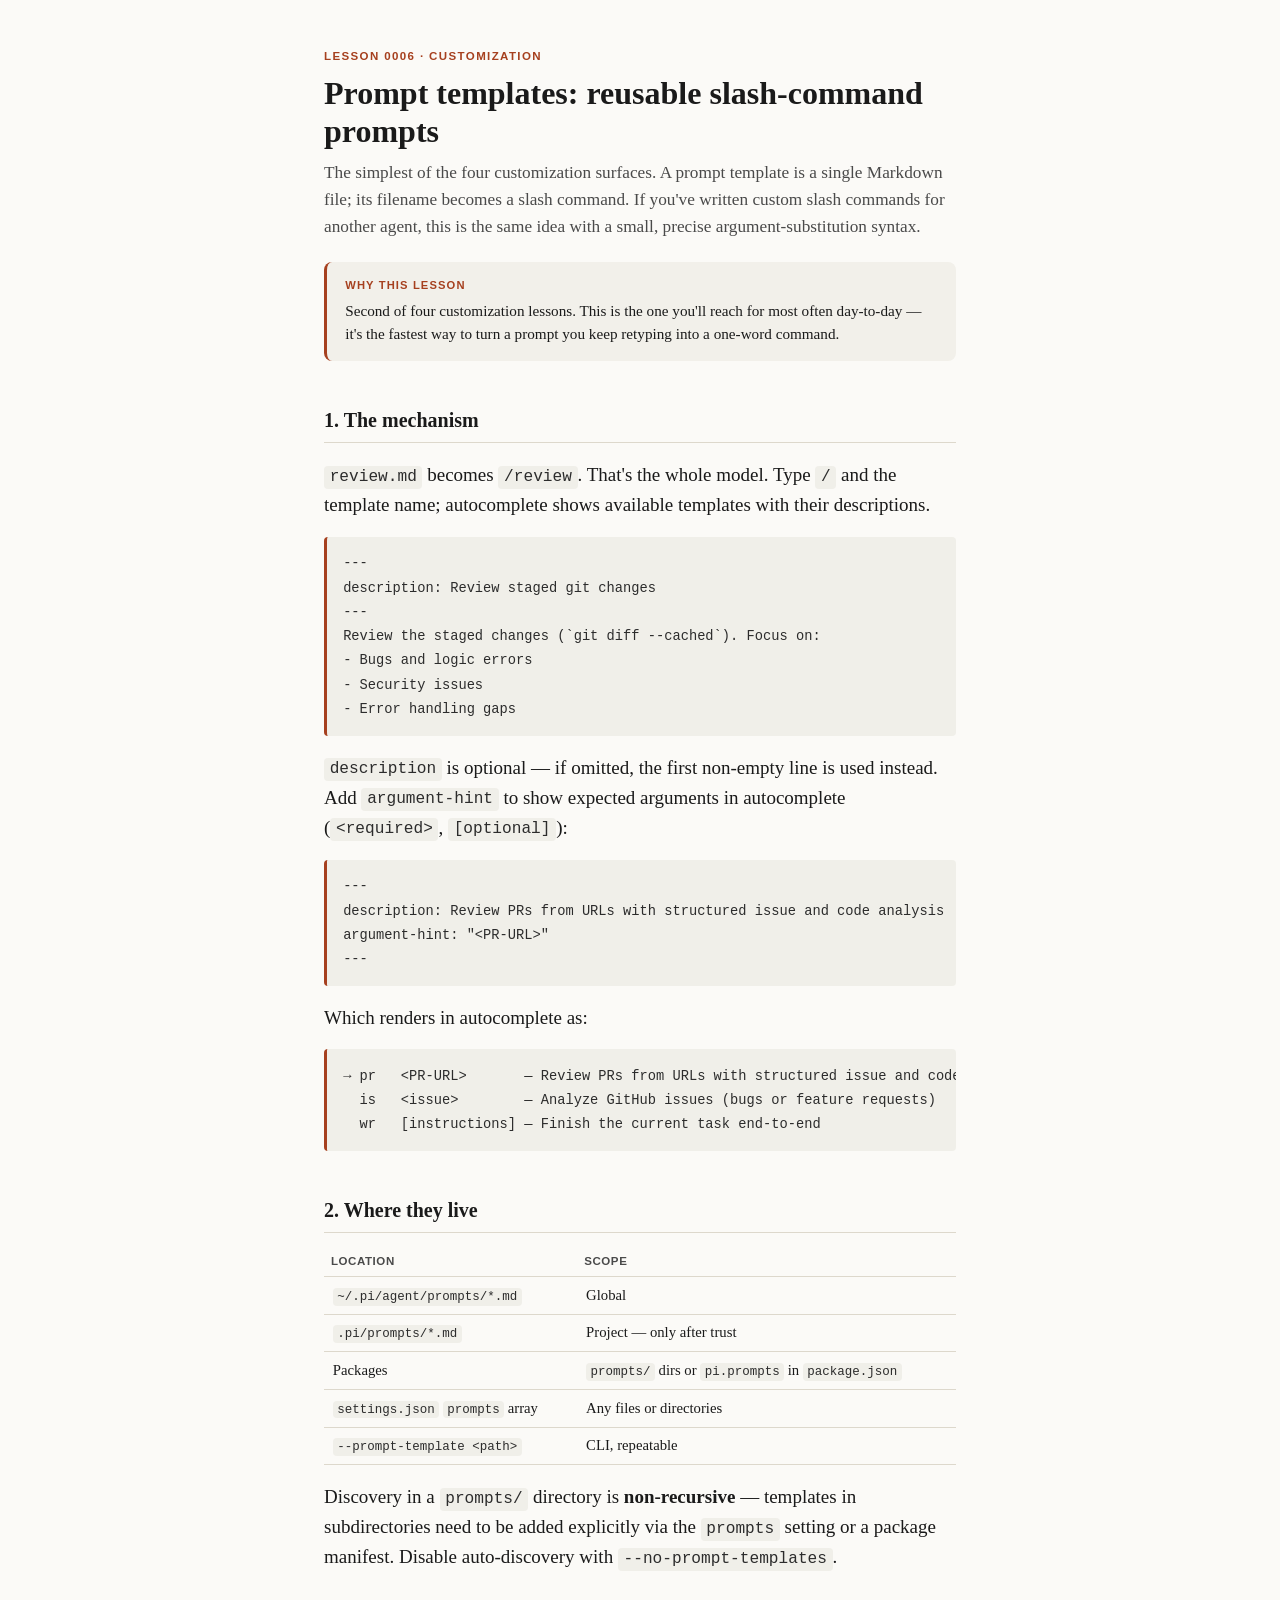
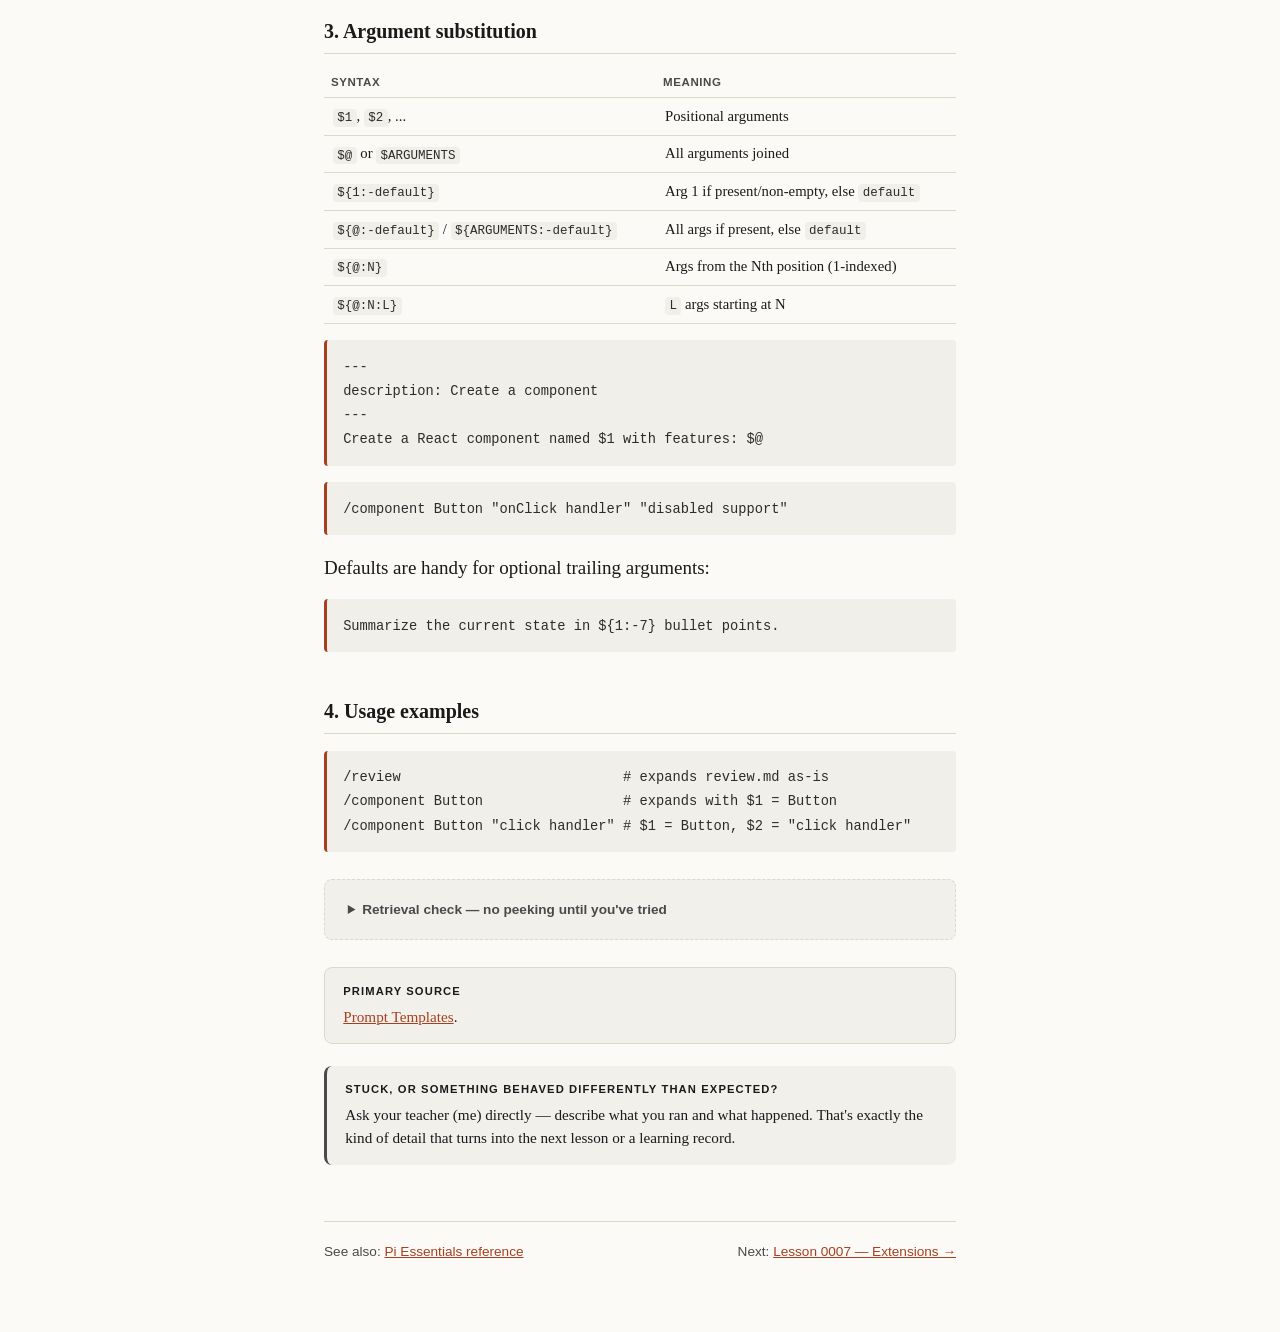
<file: lessons/0006-prompt-templates.html>
<!doctype html>
<html lang="en">
<head>
<meta charset="utf-8">
<meta name="viewport" content="width=device-width, initial-scale=1">
<title>Lesson 0006 — Prompt Templates</title>
<link rel="stylesheet" href="../assets/style.css">
</head>
<body>
<article class="page">
  <div class="kicker">Lesson 0006 · Customization</div>
  <h1>Prompt templates: reusable slash-command prompts</h1>
  <p class="lede">The simplest of the four customization surfaces. A prompt template is a single Markdown file; its filename becomes a slash command. If you've written custom slash commands for another agent, this is the same idea with a small, precise argument-substitution syntax.</p>

  <div class="box box-mission">
    <span class="box-label">Why this lesson</span>
    Second of four customization lessons. This is the one you'll reach for most often day-to-day — it's the fastest way to turn a prompt you keep retyping into a one-word command.
  </div>

  <h2>1. The mechanism</h2>
  <p><code>review.md</code> becomes <code>/review</code>. That's the whole model. Type <code>/</code> and the template name; autocomplete shows available templates with their descriptions.</p>
  <pre><code>---
description: Review staged git changes
---
Review the staged changes (`git diff --cached`). Focus on:
- Bugs and logic errors
- Security issues
- Error handling gaps</code></pre>
  <p><code>description</code> is optional — if omitted, the first non-empty line is used instead. Add <code>argument-hint</code> to show expected arguments in autocomplete (<code>&lt;required&gt;</code>, <code>[optional]</code>):</p>
  <pre><code>---
description: Review PRs from URLs with structured issue and code analysis
argument-hint: "&lt;PR-URL&gt;"
---</code></pre>
  <p>Which renders in autocomplete as:</p>
  <pre><code>→ pr   &lt;PR-URL&gt;       — Review PRs from URLs with structured issue and code analysis
  is   &lt;issue&gt;        — Analyze GitHub issues (bugs or feature requests)
  wr   [instructions] — Finish the current task end-to-end</code></pre>

  <h2>2. Where they live</h2>
  <table>
    <tr><th>Location</th><th>Scope</th></tr>
    <tr><td><code>~/.pi/agent/prompts/*.md</code></td><td>Global</td></tr>
    <tr><td><code>.pi/prompts/*.md</code></td><td>Project — only after trust</td></tr>
    <tr><td>Packages</td><td><code>prompts/</code> dirs or <code>pi.prompts</code> in <code>package.json</code></td></tr>
    <tr><td><code>settings.json</code> <code>prompts</code> array</td><td>Any files or directories</td></tr>
    <tr><td><code>--prompt-template &lt;path&gt;</code></td><td>CLI, repeatable</td></tr>
  </table>
  <p>Discovery in a <code>prompts/</code> directory is <strong>non-recursive</strong> — templates in subdirectories need to be added explicitly via the <code>prompts</code> setting or a package manifest. Disable auto-discovery with <code>--no-prompt-templates</code>.</p>

  <h2>3. Argument substitution</h2>
  <table>
    <tr><th>Syntax</th><th>Meaning</th></tr>
    <tr><td><code>$1</code>, <code>$2</code>, ...</td><td>Positional arguments</td></tr>
    <tr><td><code>$@</code> or <code>$ARGUMENTS</code></td><td>All arguments joined</td></tr>
    <tr><td><code>${1:-default}</code></td><td>Arg 1 if present/non-empty, else <code>default</code></td></tr>
    <tr><td><code>${@:-default}</code> / <code>${ARGUMENTS:-default}</code></td><td>All args if present, else <code>default</code></td></tr>
    <tr><td><code>${@:N}</code></td><td>Args from the Nth position (1-indexed)</td></tr>
    <tr><td><code>${@:N:L}</code></td><td><code>L</code> args starting at N</td></tr>
  </table>
  <pre><code>---
description: Create a component
---
Create a React component named $1 with features: $@</code></pre>
  <pre><code>/component Button "onClick handler" "disabled support"</code></pre>
  <p>Defaults are handy for optional trailing arguments:</p>
  <pre><code>Summarize the current state in ${1:-7} bullet points.</code></pre>

  <h2>4. Usage examples</h2>
  <pre><code>/review                           # expands review.md as-is
/component Button                 # expands with $1 = Button
/component Button "click handler" # $1 = Button, $2 = "click handler"</code></pre>

  <details class="recall">
    <summary>Retrieval check — no peeking until you've tried</summary>
    <p>Without scrolling up: is discovery of templates inside subdirectories of <code>prompts/</code> automatic?</p>
    <div class="answer">
      No — <code>prompts/</code> discovery is non-recursive. Templates in subdirectories must be added explicitly via the <code>prompts</code> setting array or a package manifest.
    </div>
  </details>

  <div class="box box-source">
    <span class="box-label">Primary source</span>
    <a href="https://pi.dev/docs/latest/prompt-templates.md">Prompt Templates</a>.
  </div>

  <div class="box box-ask">
    <span class="box-label">Stuck, or something behaved differently than expected?</span>
    Ask your teacher (me) directly — describe what you ran and what happened. That's exactly the kind of detail that turns into the next lesson or a learning record.
  </div>

  <footer class="lesson-nav">
    <span>See also: <a href="../reference/pi-essentials.html">Pi Essentials reference</a></span>
    <span>Next: <a href="0007-extensions.html">Lesson 0007 — Extensions →</a></span>
  </footer>
</article>
</body>
</html>
</file>
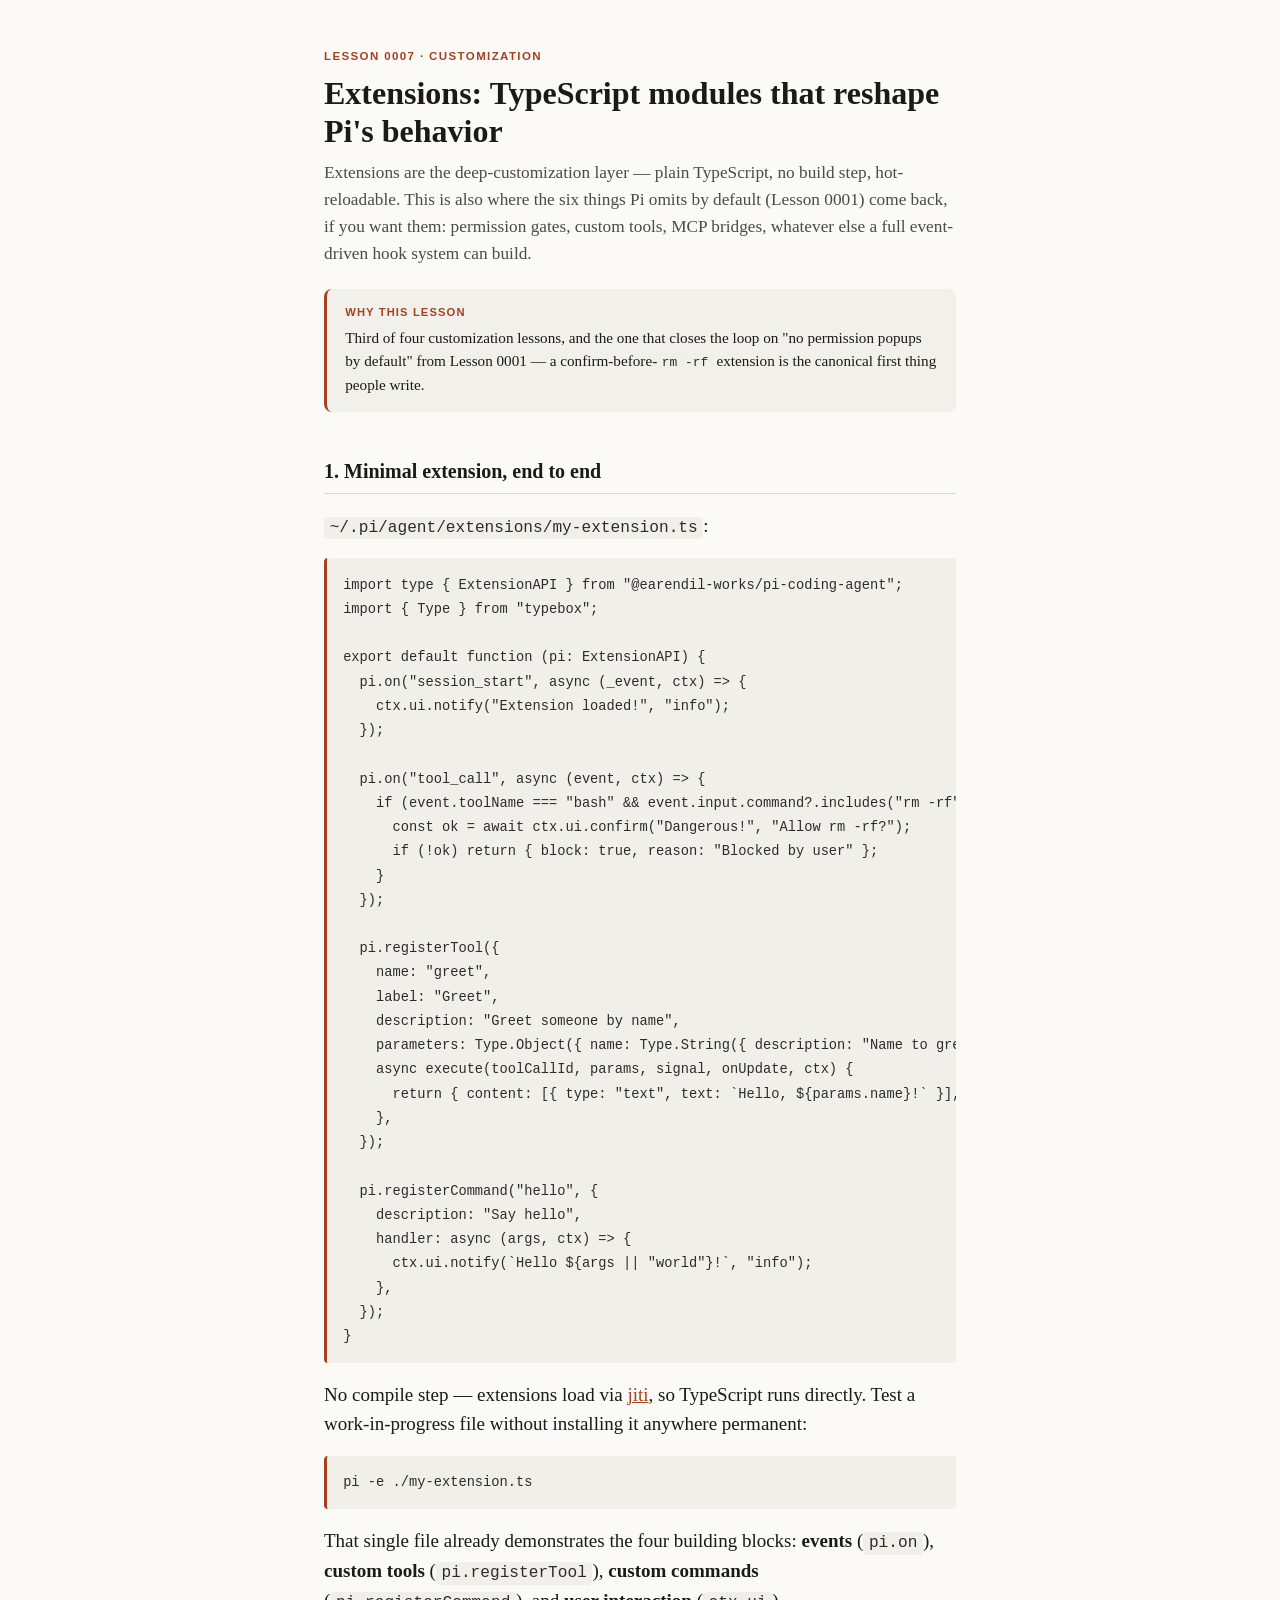
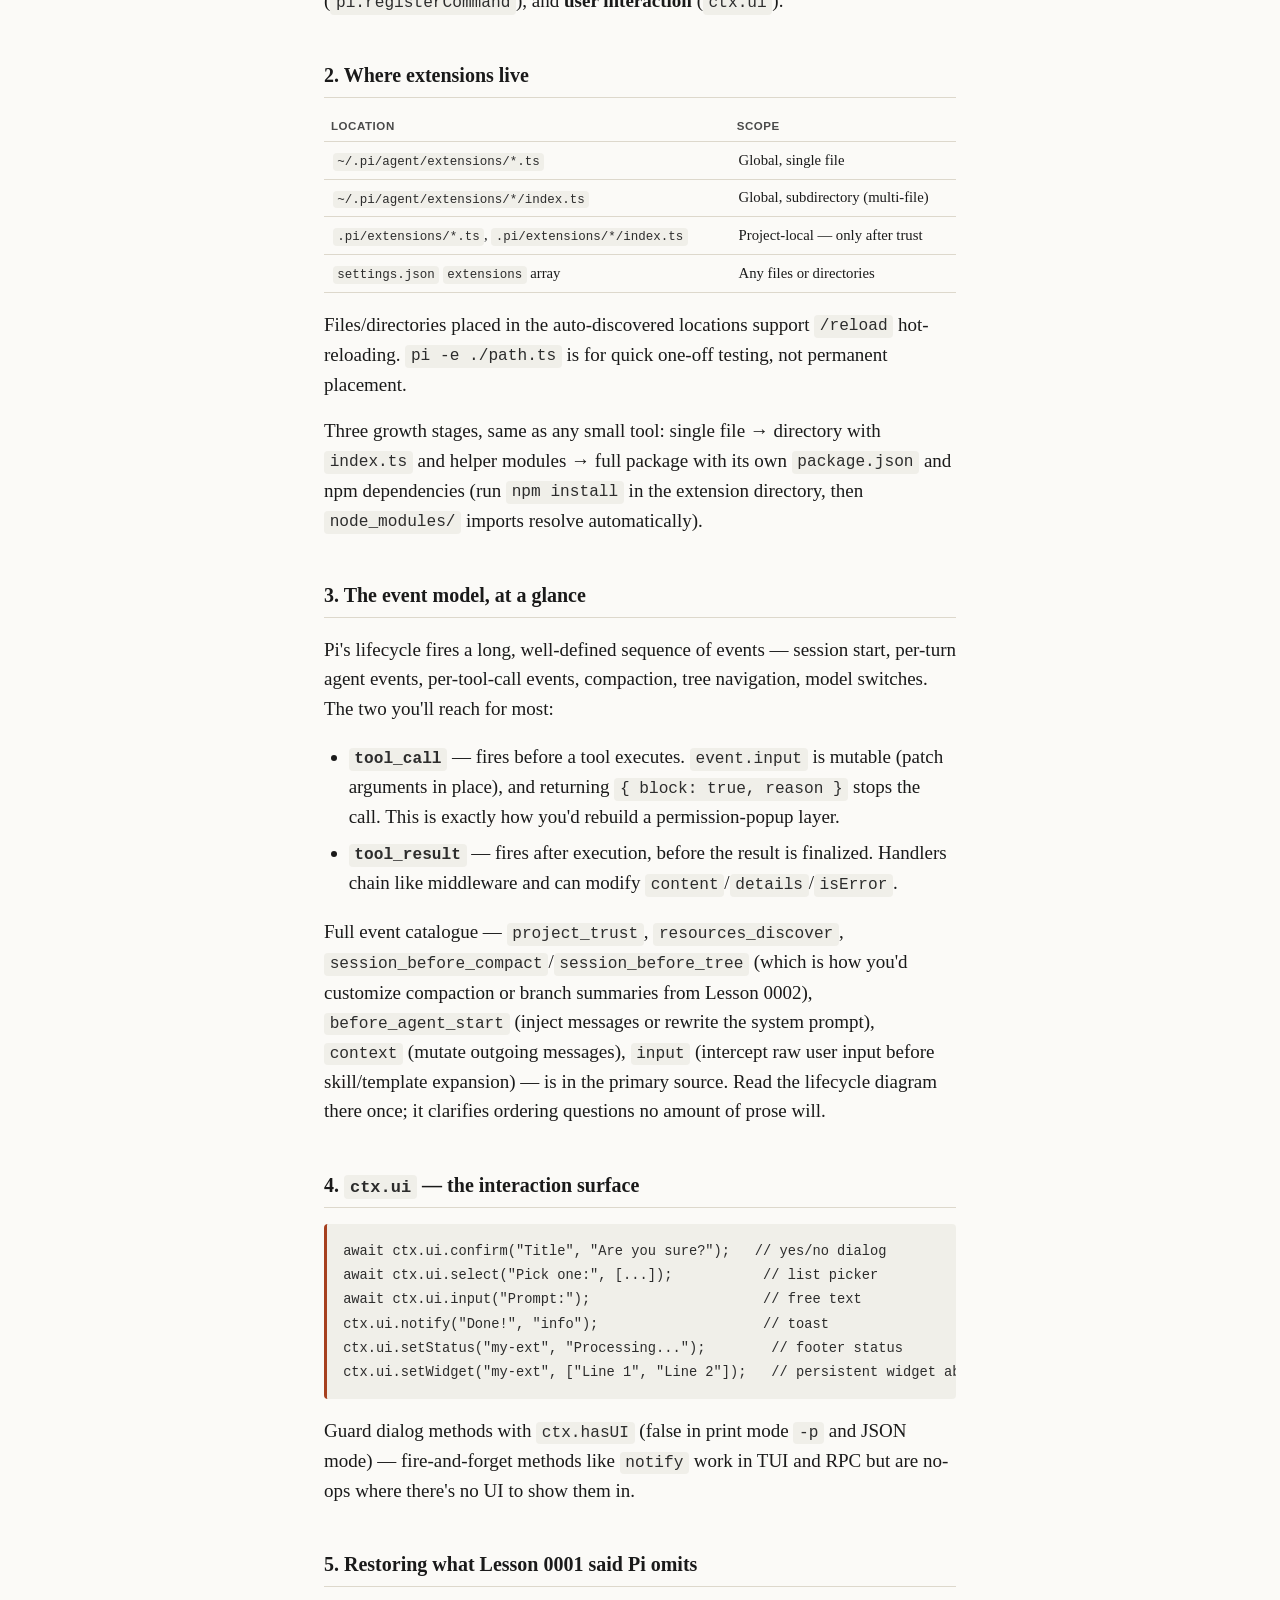
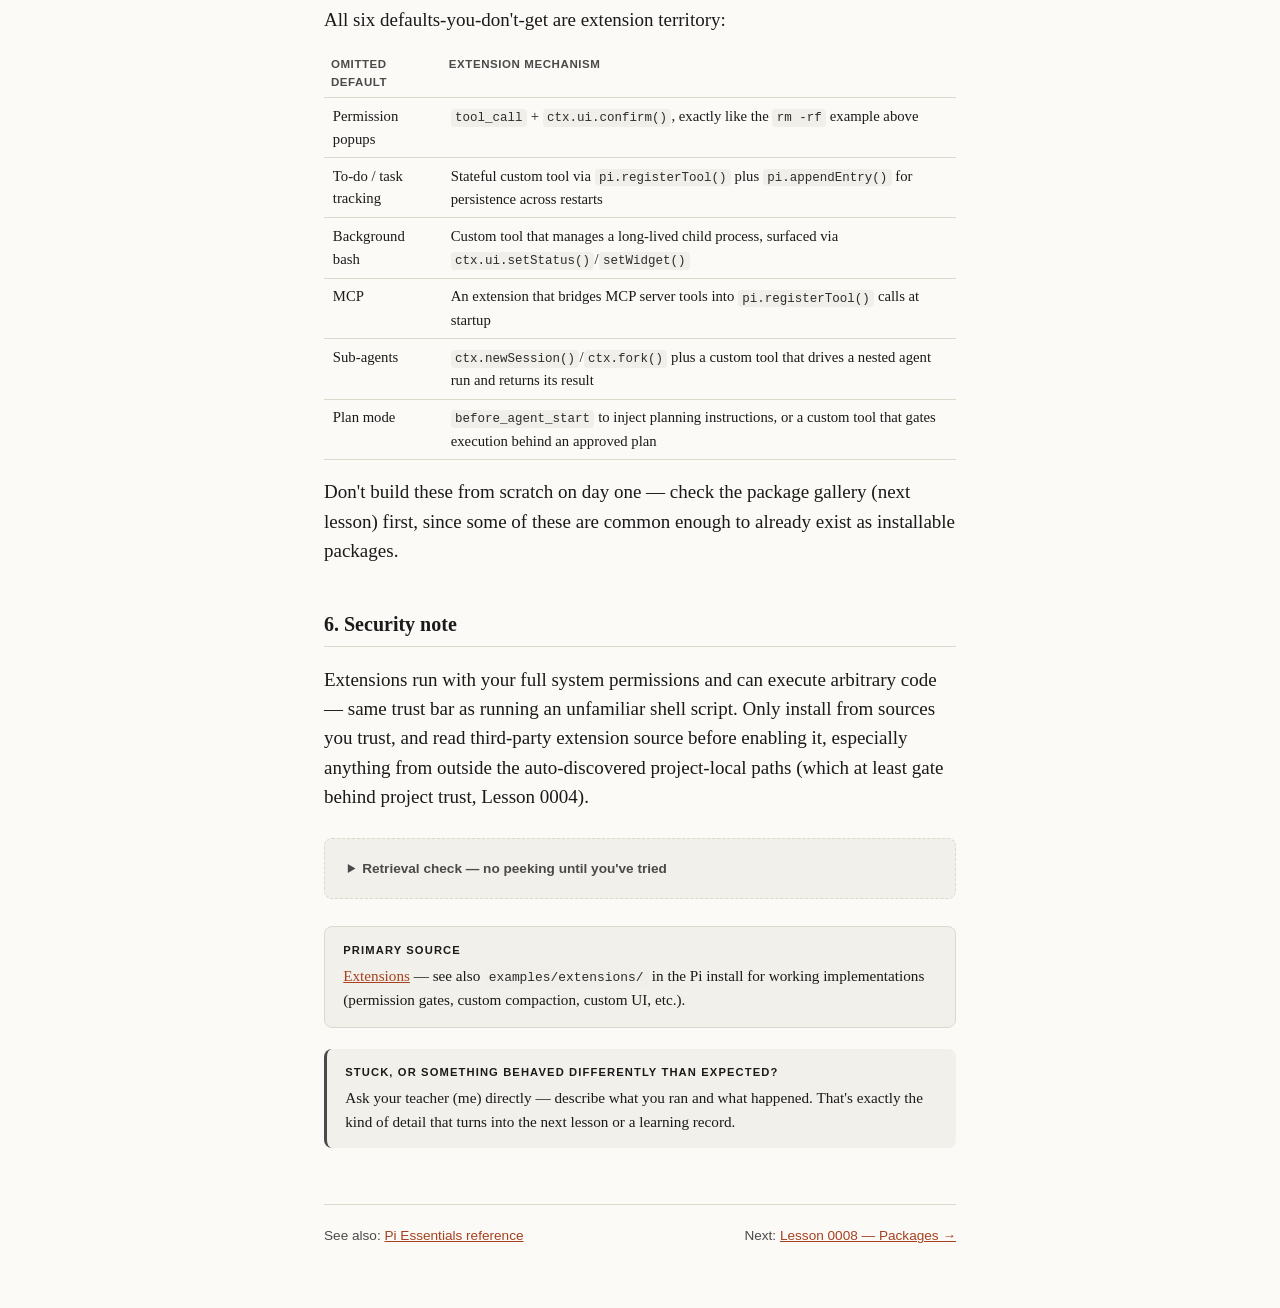
<file: lessons/0007-extensions.html>
<!doctype html>
<html lang="en">
<head>
<meta charset="utf-8">
<meta name="viewport" content="width=device-width, initial-scale=1">
<title>Lesson 0007 — Extensions</title>
<link rel="stylesheet" href="../assets/style.css">
</head>
<body>
<article class="page">
  <div class="kicker">Lesson 0007 · Customization</div>
  <h1>Extensions: TypeScript modules that reshape Pi's behavior</h1>
  <p class="lede">Extensions are the deep-customization layer — plain TypeScript, no build step, hot-reloadable. This is also where the six things Pi omits by default (Lesson 0001) come back, if you want them: permission gates, custom tools, MCP bridges, whatever else a full event-driven hook system can build.</p>

  <div class="box box-mission">
    <span class="box-label">Why this lesson</span>
    Third of four customization lessons, and the one that closes the loop on "no permission popups by default" from Lesson 0001 — a confirm-before-<code>rm -rf</code> extension is the canonical first thing people write.
  </div>

  <h2>1. Minimal extension, end to end</h2>
  <p><code>~/.pi/agent/extensions/my-extension.ts</code>:</p>
  <pre><code>import type { ExtensionAPI } from "@earendil-works/pi-coding-agent";
import { Type } from "typebox";

export default function (pi: ExtensionAPI) {
  pi.on("session_start", async (_event, ctx) => {
    ctx.ui.notify("Extension loaded!", "info");
  });

  pi.on("tool_call", async (event, ctx) => {
    if (event.toolName === "bash" && event.input.command?.includes("rm -rf")) {
      const ok = await ctx.ui.confirm("Dangerous!", "Allow rm -rf?");
      if (!ok) return { block: true, reason: "Blocked by user" };
    }
  });

  pi.registerTool({
    name: "greet",
    label: "Greet",
    description: "Greet someone by name",
    parameters: Type.Object({ name: Type.String({ description: "Name to greet" }) }),
    async execute(toolCallId, params, signal, onUpdate, ctx) {
      return { content: [{ type: "text", text: `Hello, ${params.name}!` }], details: {} };
    },
  });

  pi.registerCommand("hello", {
    description: "Say hello",
    handler: async (args, ctx) => {
      ctx.ui.notify(`Hello ${args || "world"}!`, "info");
    },
  });
}</code></pre>
  <p>No compile step — extensions load via <a href="https://github.com/unjs/jiti">jiti</a>, so TypeScript runs directly. Test a work-in-progress file without installing it anywhere permanent:</p>
  <pre><code>pi -e ./my-extension.ts</code></pre>
  <p>That single file already demonstrates the four building blocks: <strong>events</strong> (<code>pi.on</code>), <strong>custom tools</strong> (<code>pi.registerTool</code>), <strong>custom commands</strong> (<code>pi.registerCommand</code>), and <strong>user interaction</strong> (<code>ctx.ui</code>).</p>

  <h2>2. Where extensions live</h2>
  <table>
    <tr><th>Location</th><th>Scope</th></tr>
    <tr><td><code>~/.pi/agent/extensions/*.ts</code></td><td>Global, single file</td></tr>
    <tr><td><code>~/.pi/agent/extensions/*/index.ts</code></td><td>Global, subdirectory (multi-file)</td></tr>
    <tr><td><code>.pi/extensions/*.ts</code>, <code>.pi/extensions/*/index.ts</code></td><td>Project-local — only after trust</td></tr>
    <tr><td><code>settings.json</code> <code>extensions</code> array</td><td>Any files or directories</td></tr>
  </table>
  <p>Files/directories placed in the auto-discovered locations support <code>/reload</code> hot-reloading. <code>pi -e ./path.ts</code> is for quick one-off testing, not permanent placement.</p>
  <p>Three growth stages, same as any small tool: single file → directory with <code>index.ts</code> and helper modules → full package with its own <code>package.json</code> and npm dependencies (run <code>npm install</code> in the extension directory, then <code>node_modules/</code> imports resolve automatically).</p>

  <h2>3. The event model, at a glance</h2>
  <p>Pi's lifecycle fires a long, well-defined sequence of events — session start, per-turn agent events, per-tool-call events, compaction, tree navigation, model switches. The two you'll reach for most:</p>
  <ul>
    <li><strong><code>tool_call</code></strong> — fires before a tool executes. <code>event.input</code> is mutable (patch arguments in place), and returning <code>{ block: true, reason }</code> stops the call. This is exactly how you'd rebuild a permission-popup layer.</li>
    <li><strong><code>tool_result</code></strong> — fires after execution, before the result is finalized. Handlers chain like middleware and can modify <code>content</code>/<code>details</code>/<code>isError</code>.</li>
  </ul>
  <p>Full event catalogue — <code>project_trust</code>, <code>resources_discover</code>, <code>session_before_compact</code>/<code>session_before_tree</code> (which is how you'd customize compaction or branch summaries from Lesson 0002), <code>before_agent_start</code> (inject messages or rewrite the system prompt), <code>context</code> (mutate outgoing messages), <code>input</code> (intercept raw user input before skill/template expansion) — is in the primary source. Read the lifecycle diagram there once; it clarifies ordering questions no amount of prose will.</p>

  <h2>4. <code>ctx.ui</code> — the interaction surface</h2>
  <pre><code>await ctx.ui.confirm("Title", "Are you sure?");   // yes/no dialog
await ctx.ui.select("Pick one:", [...]);           // list picker
await ctx.ui.input("Prompt:");                     // free text
ctx.ui.notify("Done!", "info");                    // toast
ctx.ui.setStatus("my-ext", "Processing...");        // footer status
ctx.ui.setWidget("my-ext", ["Line 1", "Line 2"]);   // persistent widget above editor</code></pre>
  <p>Guard dialog methods with <code>ctx.hasUI</code> (false in print mode <code>-p</code> and JSON mode) — fire-and-forget methods like <code>notify</code> work in TUI and RPC but are no-ops where there's no UI to show them in.</p>

  <h2>5. Restoring what Lesson 0001 said Pi omits</h2>
  <p>All six defaults-you-don't-get are extension territory:</p>
  <table>
    <tr><th>Omitted default</th><th>Extension mechanism</th></tr>
    <tr><td>Permission popups</td><td><code>tool_call</code> + <code>ctx.ui.confirm()</code>, exactly like the <code>rm -rf</code> example above</td></tr>
    <tr><td>To-do / task tracking</td><td>Stateful custom tool via <code>pi.registerTool()</code> plus <code>pi.appendEntry()</code> for persistence across restarts</td></tr>
    <tr><td>Background bash</td><td>Custom tool that manages a long-lived child process, surfaced via <code>ctx.ui.setStatus()</code>/<code>setWidget()</code></td></tr>
    <tr><td>MCP</td><td>An extension that bridges MCP server tools into <code>pi.registerTool()</code> calls at startup</td></tr>
    <tr><td>Sub-agents</td><td><code>ctx.newSession()</code>/<code>ctx.fork()</code> plus a custom tool that drives a nested agent run and returns its result</td></tr>
    <tr><td>Plan mode</td><td><code>before_agent_start</code> to inject planning instructions, or a custom tool that gates execution behind an approved plan</td></tr>
  </table>
  <p>Don't build these from scratch on day one — check the package gallery (next lesson) first, since some of these are common enough to already exist as installable packages.</p>

  <h2>6. Security note</h2>
  <p>Extensions run with your full system permissions and can execute arbitrary code — same trust bar as running an unfamiliar shell script. Only install from sources you trust, and read third-party extension source before enabling it, especially anything from outside the auto-discovered project-local paths (which at least gate behind project trust, Lesson 0004).</p>

  <details class="recall">
    <summary>Retrieval check — no peeking until you've tried</summary>
    <p>Without scrolling up: which event lets you block a tool call before it runs, and what does the handler return to block it?</p>
    <div class="answer">
      <code>tool_call</code>. Return <code>{ block: true, reason: "..." }</code> (optionally <code>terminate: true</code> to stop the agent run early).
    </div>
  </details>

  <div class="box box-source">
    <span class="box-label">Primary source</span>
    <a href="https://pi.dev/docs/latest/extensions.md">Extensions</a> — see also <code>examples/extensions/</code> in the Pi install for working implementations (permission gates, custom compaction, custom UI, etc.).
  </div>

  <div class="box box-ask">
    <span class="box-label">Stuck, or something behaved differently than expected?</span>
    Ask your teacher (me) directly — describe what you ran and what happened. That's exactly the kind of detail that turns into the next lesson or a learning record.
  </div>

  <footer class="lesson-nav">
    <span>See also: <a href="../reference/pi-essentials.html">Pi Essentials reference</a></span>
    <span>Next: <a href="0008-packages.html">Lesson 0008 — Packages →</a></span>
  </footer>
</article>
</body>
</html>
</file>
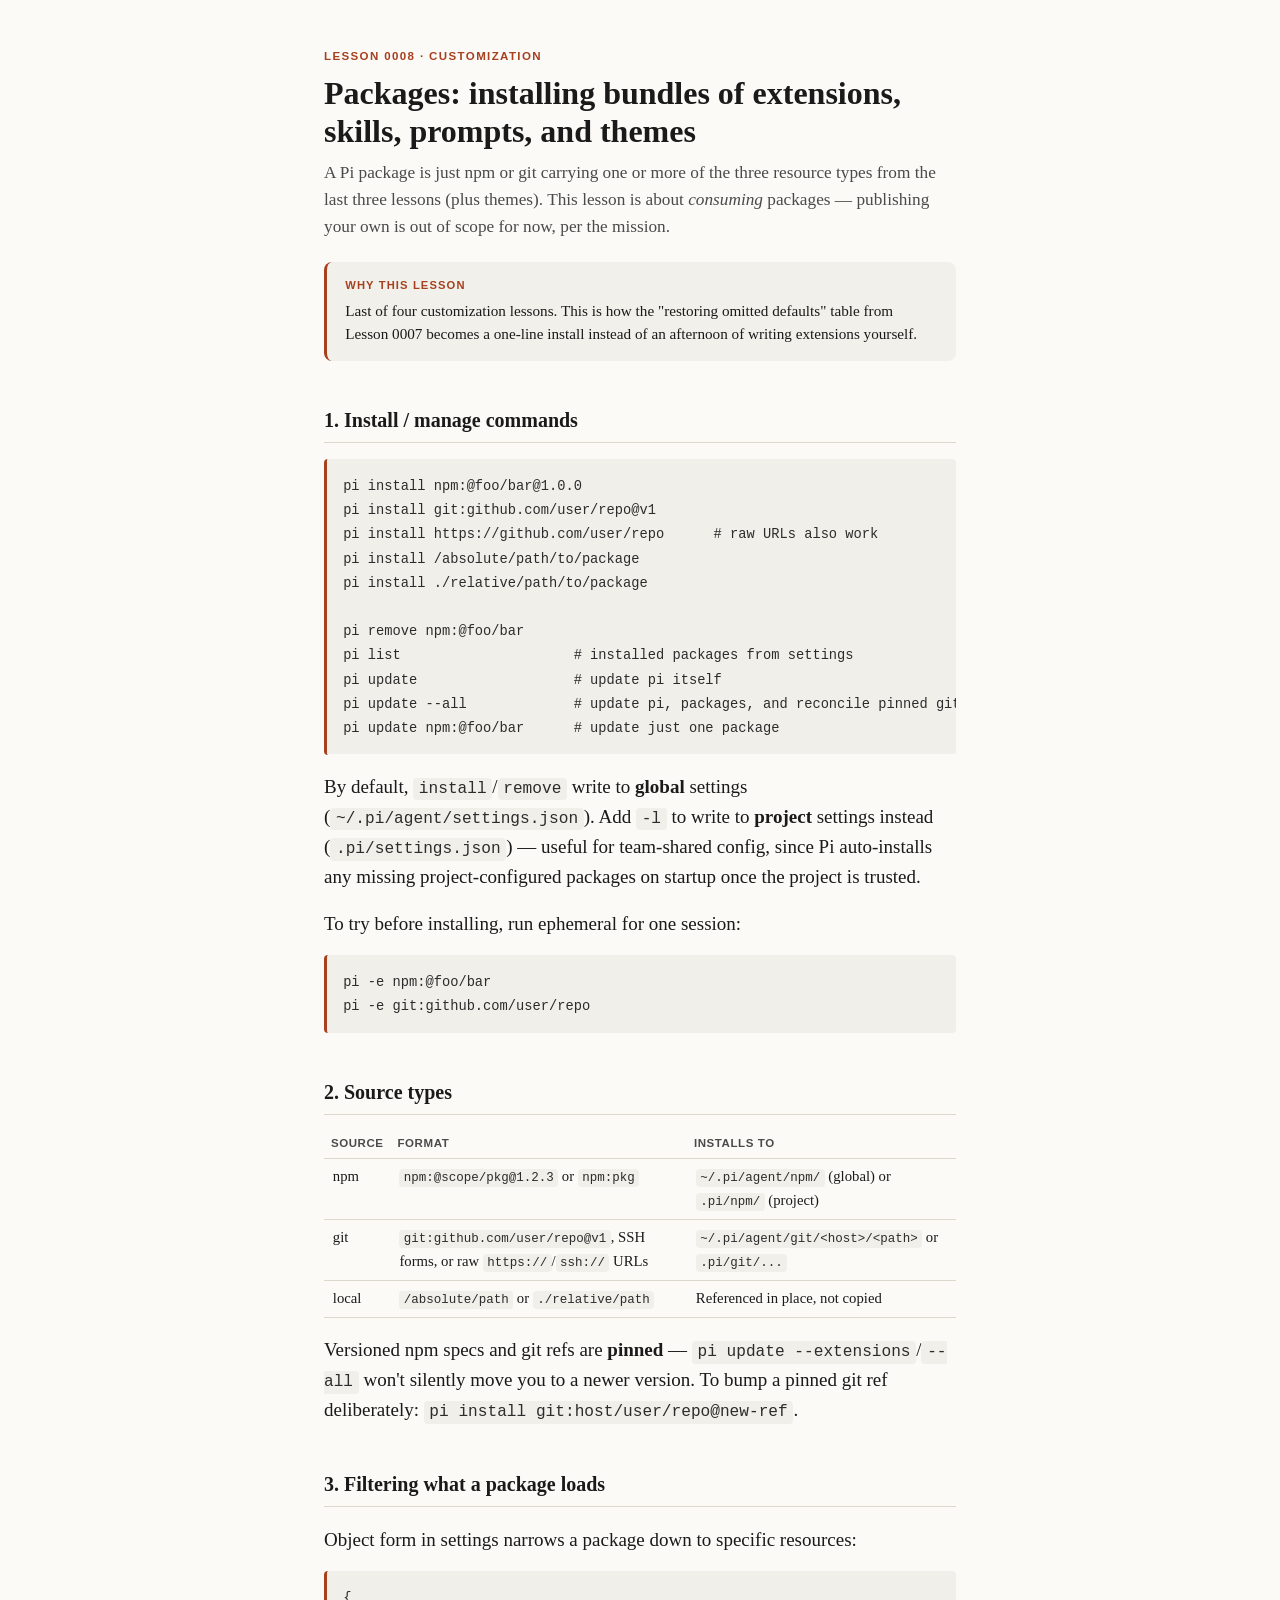
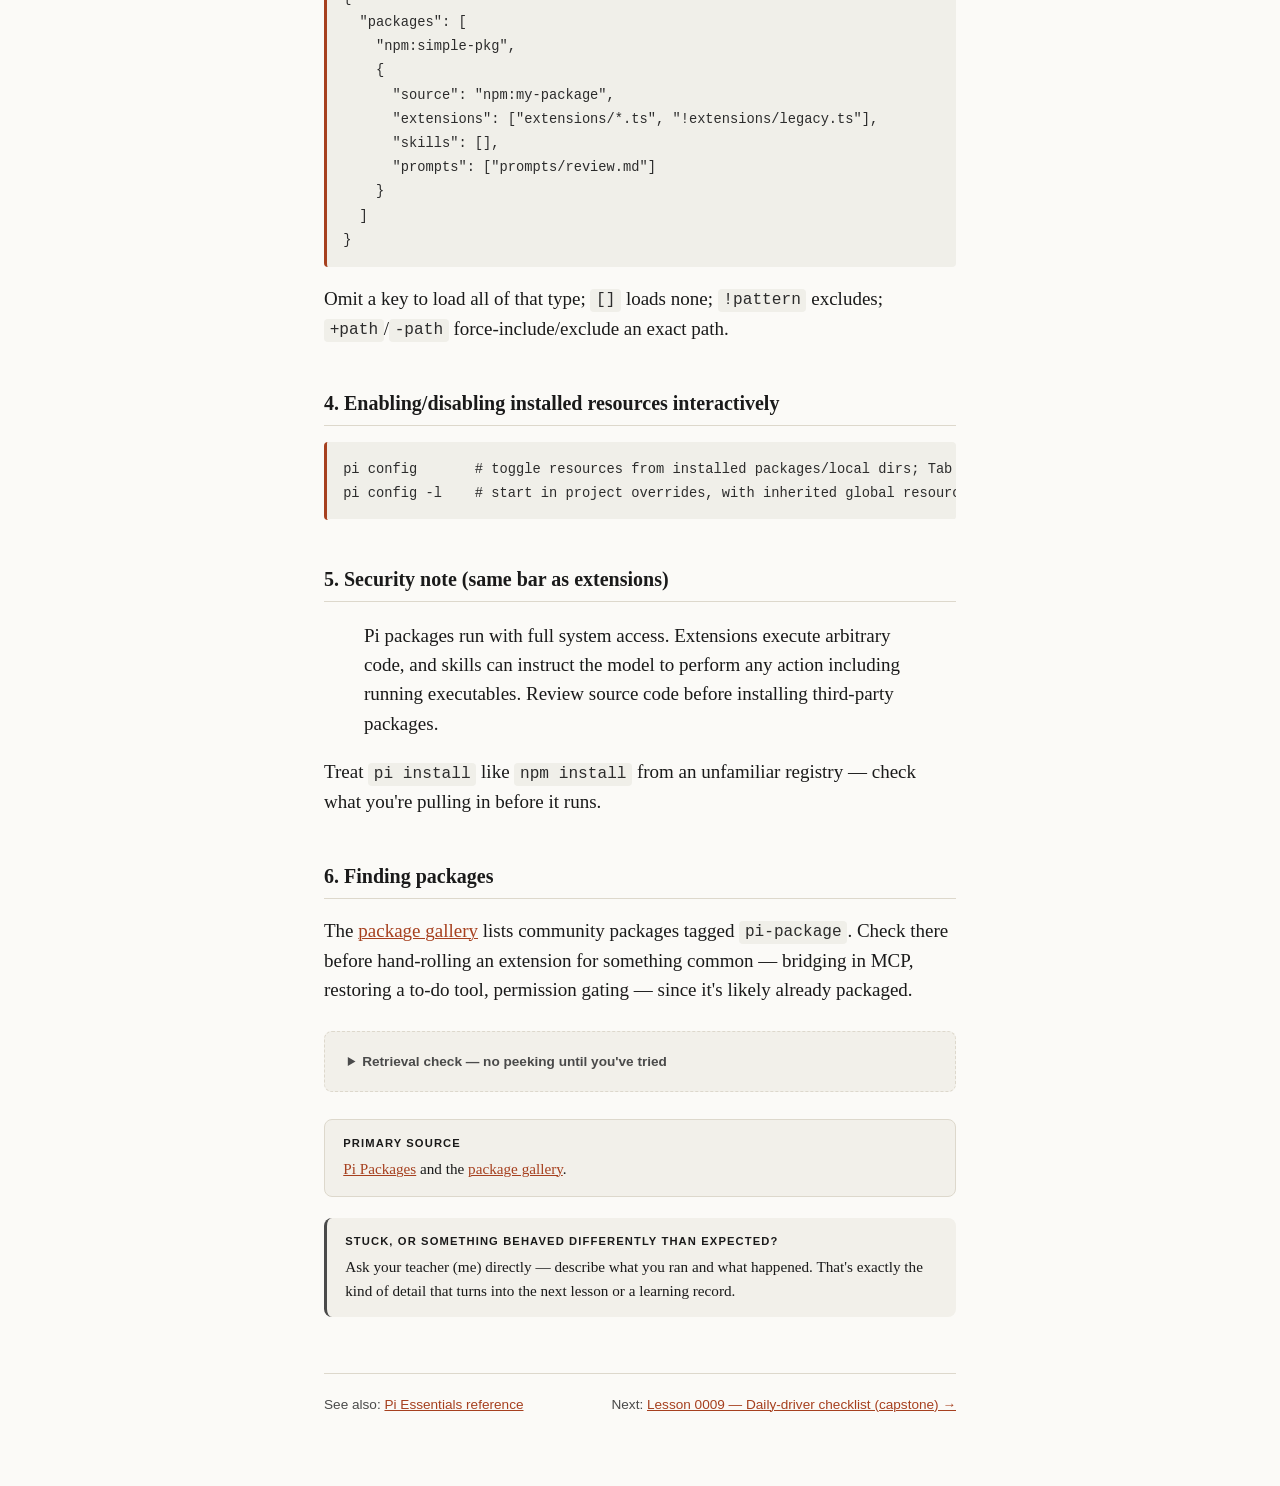
<file: lessons/0008-packages.html>
<!doctype html>
<html lang="en">
<head>
<meta charset="utf-8">
<meta name="viewport" content="width=device-width, initial-scale=1">
<title>Lesson 0008 — Packages</title>
<link rel="stylesheet" href="../assets/style.css">
</head>
<body>
<article class="page">
  <div class="kicker">Lesson 0008 · Customization</div>
  <h1>Packages: installing bundles of extensions, skills, prompts, and themes</h1>
  <p class="lede">A Pi package is just npm or git carrying one or more of the three resource types from the last three lessons (plus themes). This lesson is about <em>consuming</em> packages — publishing your own is out of scope for now, per the mission.</p>

  <div class="box box-mission">
    <span class="box-label">Why this lesson</span>
    Last of four customization lessons. This is how the "restoring omitted defaults" table from Lesson 0007 becomes a one-line install instead of an afternoon of writing extensions yourself.
  </div>

  <h2>1. Install / manage commands</h2>
  <pre><code>pi install npm:@foo/bar@1.0.0
pi install git:github.com/user/repo@v1
pi install https://github.com/user/repo      # raw URLs also work
pi install /absolute/path/to/package
pi install ./relative/path/to/package

pi remove npm:@foo/bar
pi list                     # installed packages from settings
pi update                   # update pi itself
pi update --all             # update pi, packages, and reconcile pinned git refs
pi update npm:@foo/bar      # update just one package</code></pre>
  <p>By default, <code>install</code>/<code>remove</code> write to <strong>global</strong> settings (<code>~/.pi/agent/settings.json</code>). Add <code>-l</code> to write to <strong>project</strong> settings instead (<code>.pi/settings.json</code>) — useful for team-shared config, since Pi auto-installs any missing project-configured packages on startup once the project is trusted.</p>
  <p>To try before installing, run ephemeral for one session:</p>
  <pre><code>pi -e npm:@foo/bar
pi -e git:github.com/user/repo</code></pre>

  <h2>2. Source types</h2>
  <table>
    <tr><th>Source</th><th>Format</th><th>Installs to</th></tr>
    <tr><td>npm</td><td><code>npm:@scope/pkg@1.2.3</code> or <code>npm:pkg</code></td><td><code>~/.pi/agent/npm/</code> (global) or <code>.pi/npm/</code> (project)</td></tr>
    <tr><td>git</td><td><code>git:github.com/user/repo@v1</code>, SSH forms, or raw <code>https://</code>/<code>ssh://</code> URLs</td><td><code>~/.pi/agent/git/&lt;host&gt;/&lt;path&gt;</code> or <code>.pi/git/...</code></td></tr>
    <tr><td>local</td><td><code>/absolute/path</code> or <code>./relative/path</code></td><td>Referenced in place, not copied</td></tr>
  </table>
  <p>Versioned npm specs and git refs are <strong>pinned</strong> — <code>pi update --extensions</code>/<code>--all</code> won't silently move you to a newer version. To bump a pinned git ref deliberately: <code>pi install git:host/user/repo@new-ref</code>.</p>

  <h2>3. Filtering what a package loads</h2>
  <p>Object form in settings narrows a package down to specific resources:</p>
  <pre><code>{
  "packages": [
    "npm:simple-pkg",
    {
      "source": "npm:my-package",
      "extensions": ["extensions/*.ts", "!extensions/legacy.ts"],
      "skills": [],
      "prompts": ["prompts/review.md"]
    }
  ]
}</code></pre>
  <p>Omit a key to load all of that type; <code>[]</code> loads none; <code>!pattern</code> excludes; <code>+path</code>/<code>-path</code> force-include/exclude an exact path.</p>

  <h2>4. Enabling/disabling installed resources interactively</h2>
  <pre><code>pi config       # toggle resources from installed packages/local dirs; Tab switches global/project
pi config -l    # start in project overrides, with inherited global resources dimmed</code></pre>

  <h2>5. Security note (same bar as extensions)</h2>
  <blockquote>Pi packages run with full system access. Extensions execute arbitrary code, and skills can instruct the model to perform any action including running executables. Review source code before installing third-party packages.</blockquote>
  <p>Treat <code>pi install</code> like <code>npm install</code> from an unfamiliar registry — check what you're pulling in before it runs.</p>

  <h2>6. Finding packages</h2>
  <p>The <a href="https://pi.dev/packages">package gallery</a> lists community packages tagged <code>pi-package</code>. Check there before hand-rolling an extension for something common — bridging in MCP, restoring a to-do tool, permission gating — since it's likely already packaged.</p>

  <details class="recall">
    <summary>Retrieval check — no peeking until you've tried</summary>
    <p>Without scrolling up: by default, does <code>pi install</code> write to global or project settings, and what flag changes that?</p>
    <div class="answer">
      Global (<code>~/.pi/agent/settings.json</code>) by default. Add <code>-l</code> to write to project settings (<code>.pi/settings.json</code>) instead.
    </div>
  </details>

  <div class="box box-source">
    <span class="box-label">Primary source</span>
    <a href="https://pi.dev/docs/latest/packages.md">Pi Packages</a> and the <a href="https://pi.dev/packages">package gallery</a>.
  </div>

  <div class="box box-ask">
    <span class="box-label">Stuck, or something behaved differently than expected?</span>
    Ask your teacher (me) directly — describe what you ran and what happened. That's exactly the kind of detail that turns into the next lesson or a learning record.
  </div>

  <footer class="lesson-nav">
    <span>See also: <a href="../reference/pi-essentials.html">Pi Essentials reference</a></span>
    <span>Next: <a href="0009-daily-driver-checklist.html">Lesson 0009 — Daily-driver checklist (capstone) →</a></span>
  </footer>
</article>
</body>
</html>
</file>
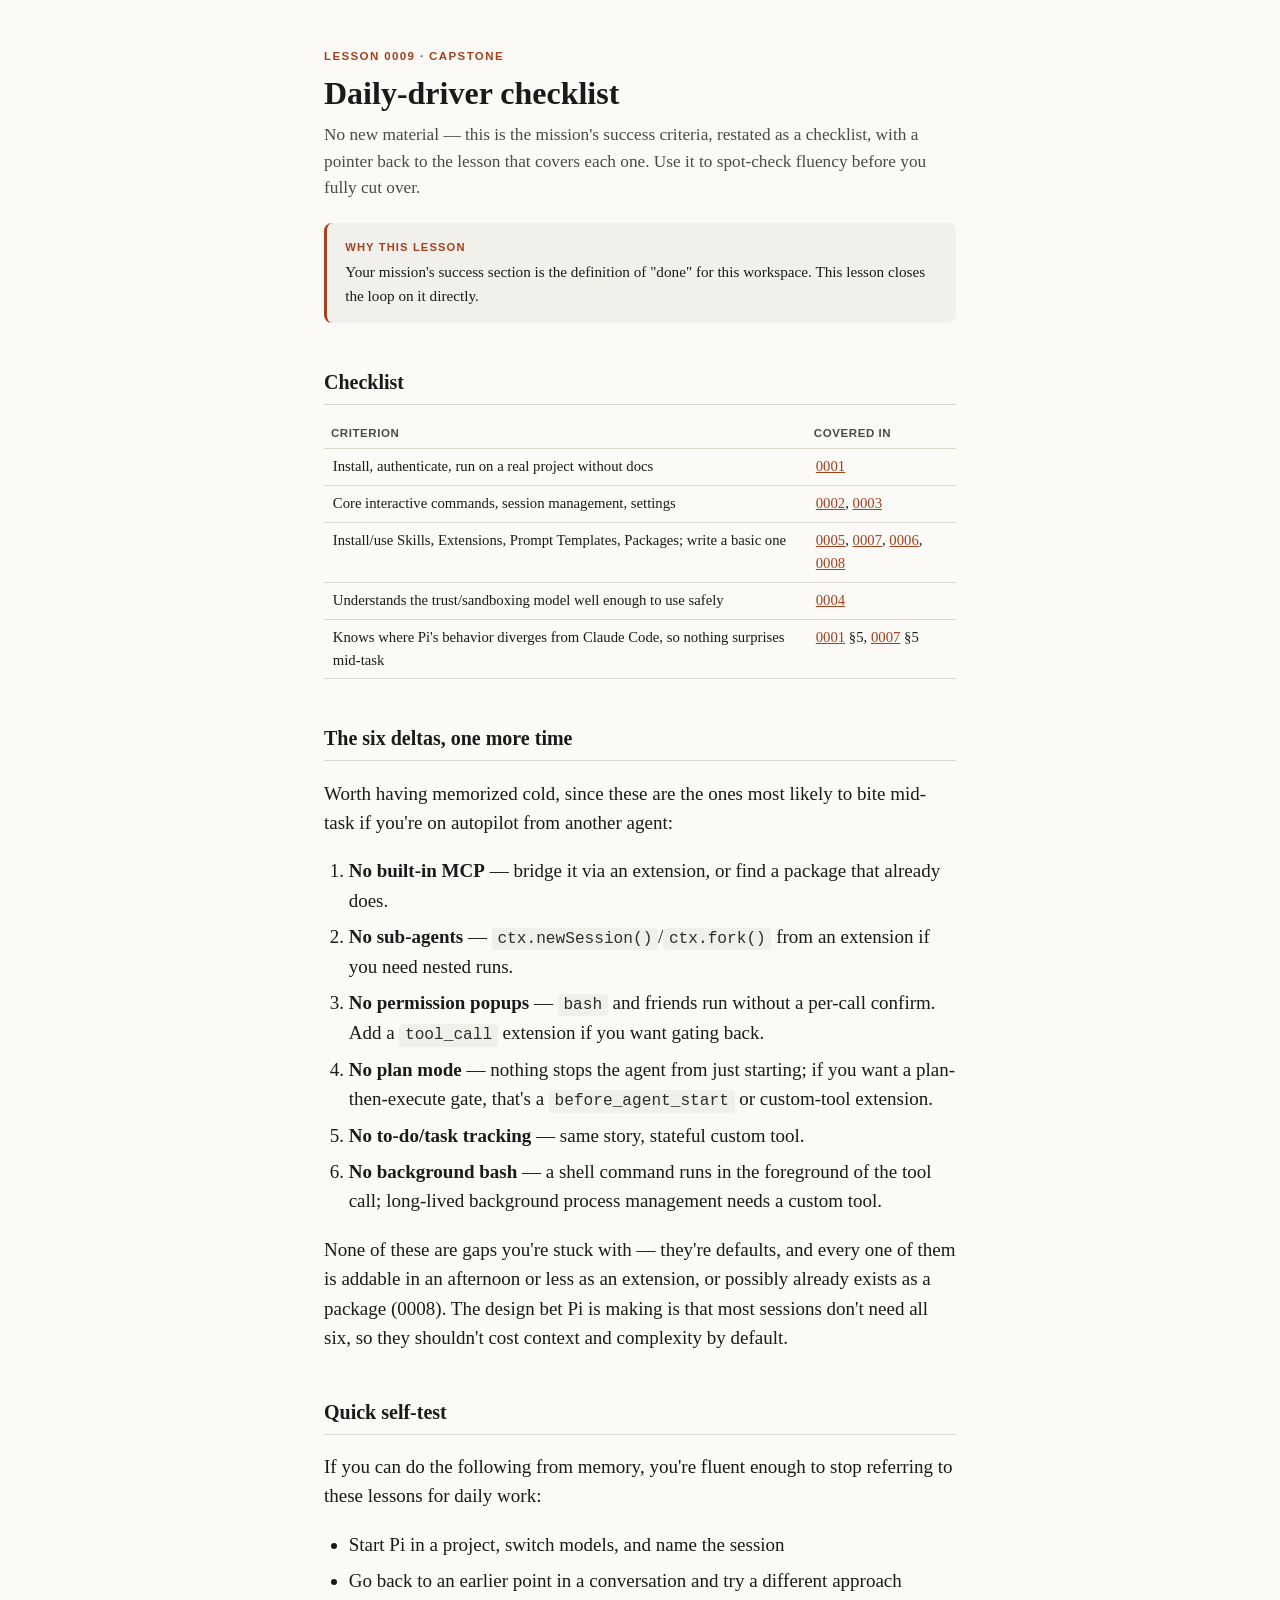
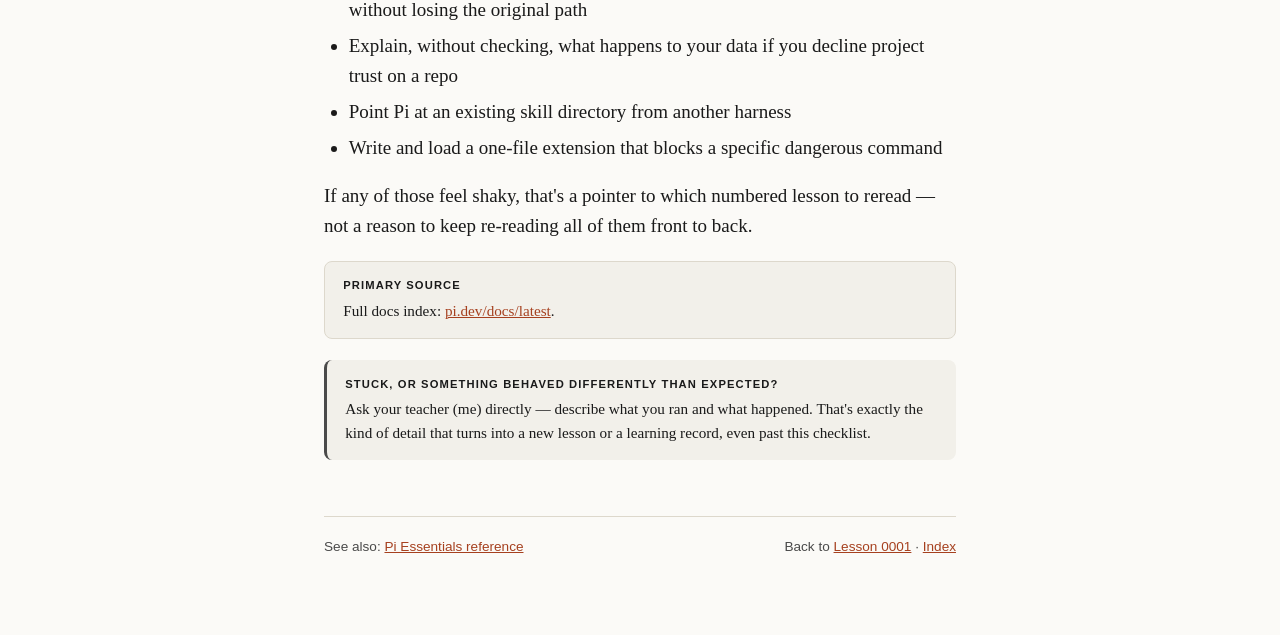
<file: lessons/0009-daily-driver-checklist.html>
<!doctype html>
<html lang="en">
<head>
<meta charset="utf-8">
<meta name="viewport" content="width=device-width, initial-scale=1">
<title>Lesson 0009 — Daily-Driver Checklist</title>
<link rel="stylesheet" href="../assets/style.css">
</head>
<body>
<article class="page">
  <div class="kicker">Lesson 0009 · Capstone</div>
  <h1>Daily-driver checklist</h1>
  <p class="lede">No new material — this is the mission's success criteria, restated as a checklist, with a pointer back to the lesson that covers each one. Use it to spot-check fluency before you fully cut over.</p>

  <div class="box box-mission">
    <span class="box-label">Why this lesson</span>
    Your mission's success section is the definition of "done" for this workspace. This lesson closes the loop on it directly.
  </div>

  <h2>Checklist</h2>
  <table>
    <tr><th>Criterion</th><th>Covered in</th></tr>
    <tr><td>Install, authenticate, run on a real project without docs</td><td><a href="0001-install-and-first-session.html">0001</a></td></tr>
    <tr><td>Core interactive commands, session management, settings</td><td><a href="0002-session-management.html">0002</a>, <a href="0003-settings-and-keybindings.html">0003</a></td></tr>
    <tr><td>Install/use Skills, Extensions, Prompt Templates, Packages; write a basic one</td><td><a href="0005-skills.html">0005</a>, <a href="0007-extensions.html">0007</a>, <a href="0006-prompt-templates.html">0006</a>, <a href="0008-packages.html">0008</a></td></tr>
    <tr><td>Understands the trust/sandboxing model well enough to use safely</td><td><a href="0004-trust-and-sandboxing.html">0004</a></td></tr>
    <tr><td>Knows where Pi's behavior diverges from Claude Code, so nothing surprises mid-task</td><td><a href="0001-install-and-first-session.html">0001</a> §5, <a href="0007-extensions.html">0007</a> §5</td></tr>
  </table>

  <h2>The six deltas, one more time</h2>
  <p>Worth having memorized cold, since these are the ones most likely to bite mid-task if you're on autopilot from another agent:</p>
  <ol>
    <li><strong>No built-in MCP</strong> — bridge it via an extension, or find a package that already does.</li>
    <li><strong>No sub-agents</strong> — <code>ctx.newSession()</code>/<code>ctx.fork()</code> from an extension if you need nested runs.</li>
    <li><strong>No permission popups</strong> — <code>bash</code> and friends run without a per-call confirm. Add a <code>tool_call</code> extension if you want gating back.</li>
    <li><strong>No plan mode</strong> — nothing stops the agent from just starting; if you want a plan-then-execute gate, that's a <code>before_agent_start</code> or custom-tool extension.</li>
    <li><strong>No to-do/task tracking</strong> — same story, stateful custom tool.</li>
    <li><strong>No background bash</strong> — a shell command runs in the foreground of the tool call; long-lived background process management needs a custom tool.</li>
  </ol>
  <p>None of these are gaps you're stuck with — they're defaults, and every one of them is addable in an afternoon or less as an extension, or possibly already exists as a package (0008). The design bet Pi is making is that most sessions don't need all six, so they shouldn't cost context and complexity by default.</p>

  <h2>Quick self-test</h2>
  <p>If you can do the following from memory, you're fluent enough to stop referring to these lessons for daily work:</p>
  <ul>
    <li>Start Pi in a project, switch models, and name the session</li>
    <li>Go back to an earlier point in a conversation and try a different approach without losing the original path</li>
    <li>Explain, without checking, what happens to your data if you decline project trust on a repo</li>
    <li>Point Pi at an existing skill directory from another harness</li>
    <li>Write and load a one-file extension that blocks a specific dangerous command</li>
  </ul>
  <p>If any of those feel shaky, that's a pointer to which numbered lesson to reread — not a reason to keep re-reading all of them front to back.</p>

  <div class="box box-source">
    <span class="box-label">Primary source</span>
    Full docs index: <a href="https://pi.dev/docs/latest">pi.dev/docs/latest</a>.
  </div>

  <div class="box box-ask">
    <span class="box-label">Stuck, or something behaved differently than expected?</span>
    Ask your teacher (me) directly — describe what you ran and what happened. That's exactly the kind of detail that turns into a new lesson or a learning record, even past this checklist.
  </div>

  <footer class="lesson-nav">
    <span>See also: <a href="../reference/pi-essentials.html">Pi Essentials reference</a></span>
    <span>Back to <a href="0001-install-and-first-session.html">Lesson 0001</a> · <a href="../index.html">Index</a></span>
  </footer>
</article>
</body>
</html>
</file>
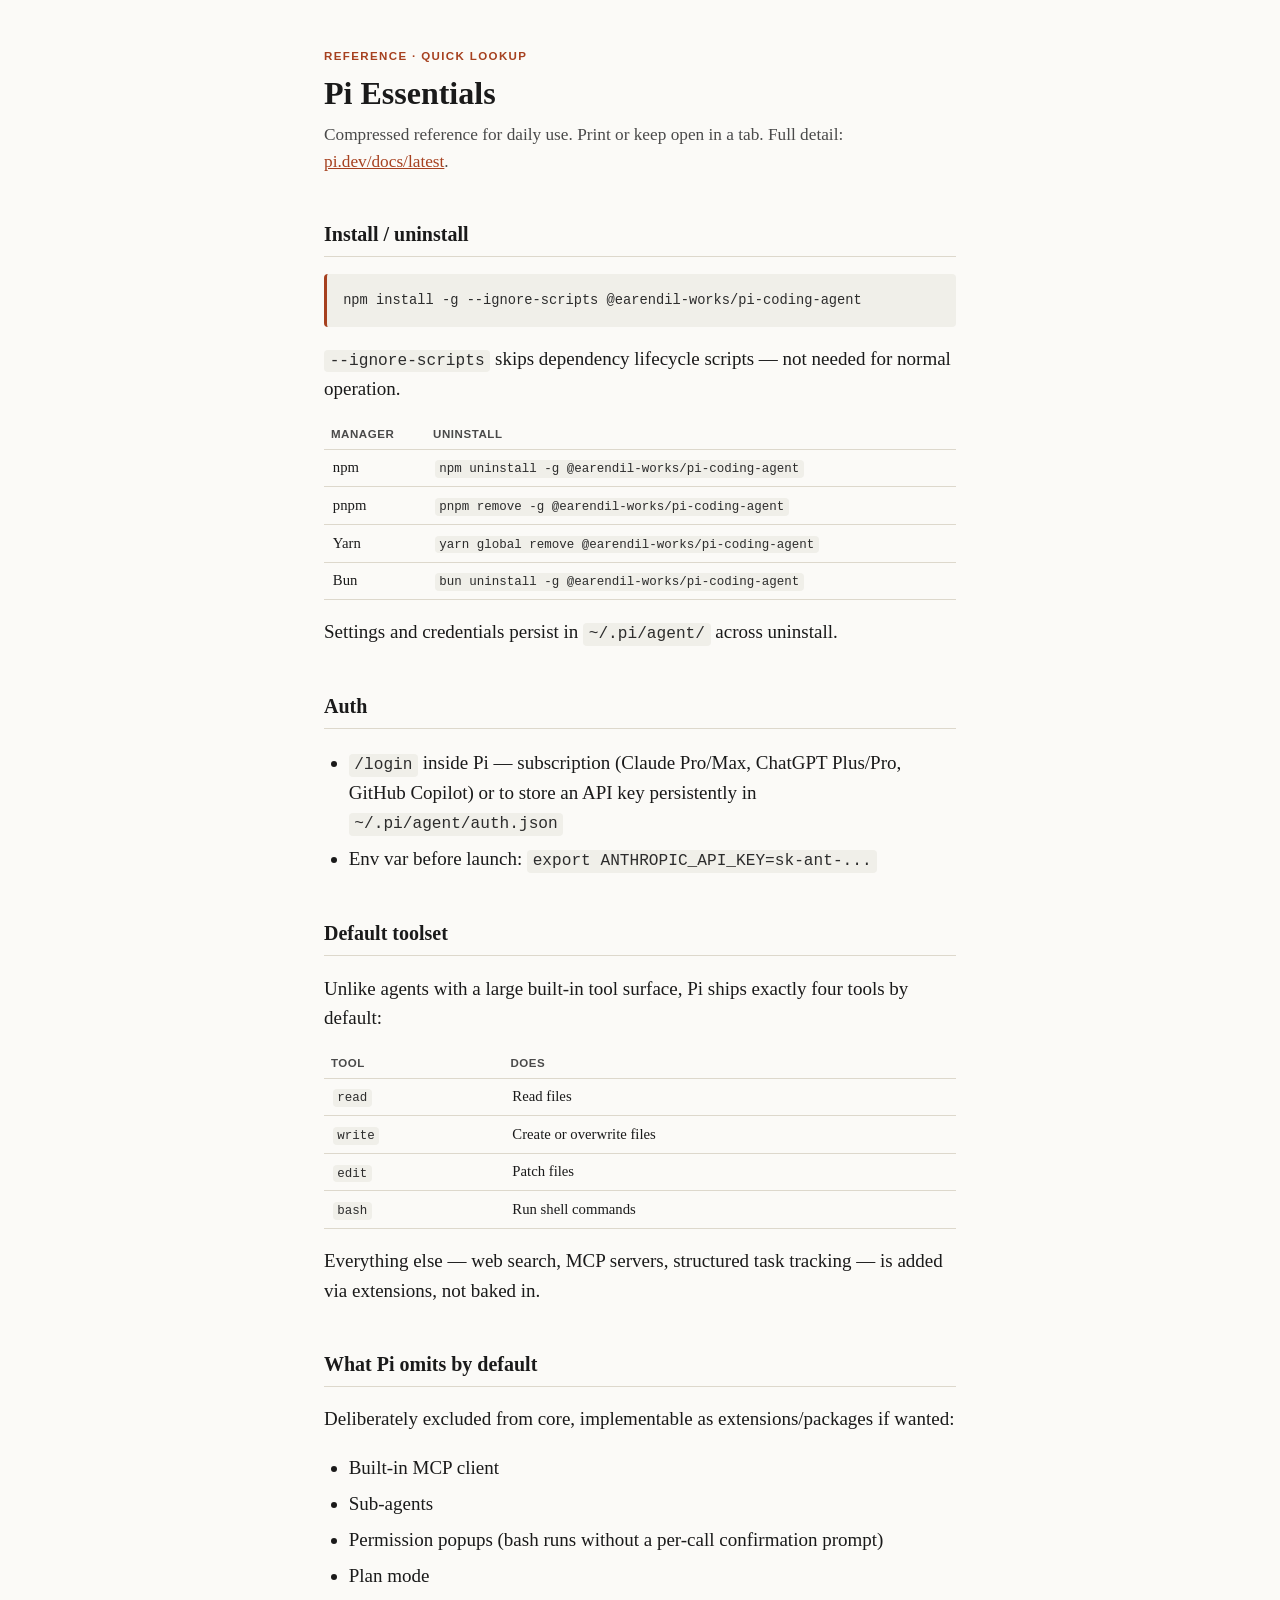
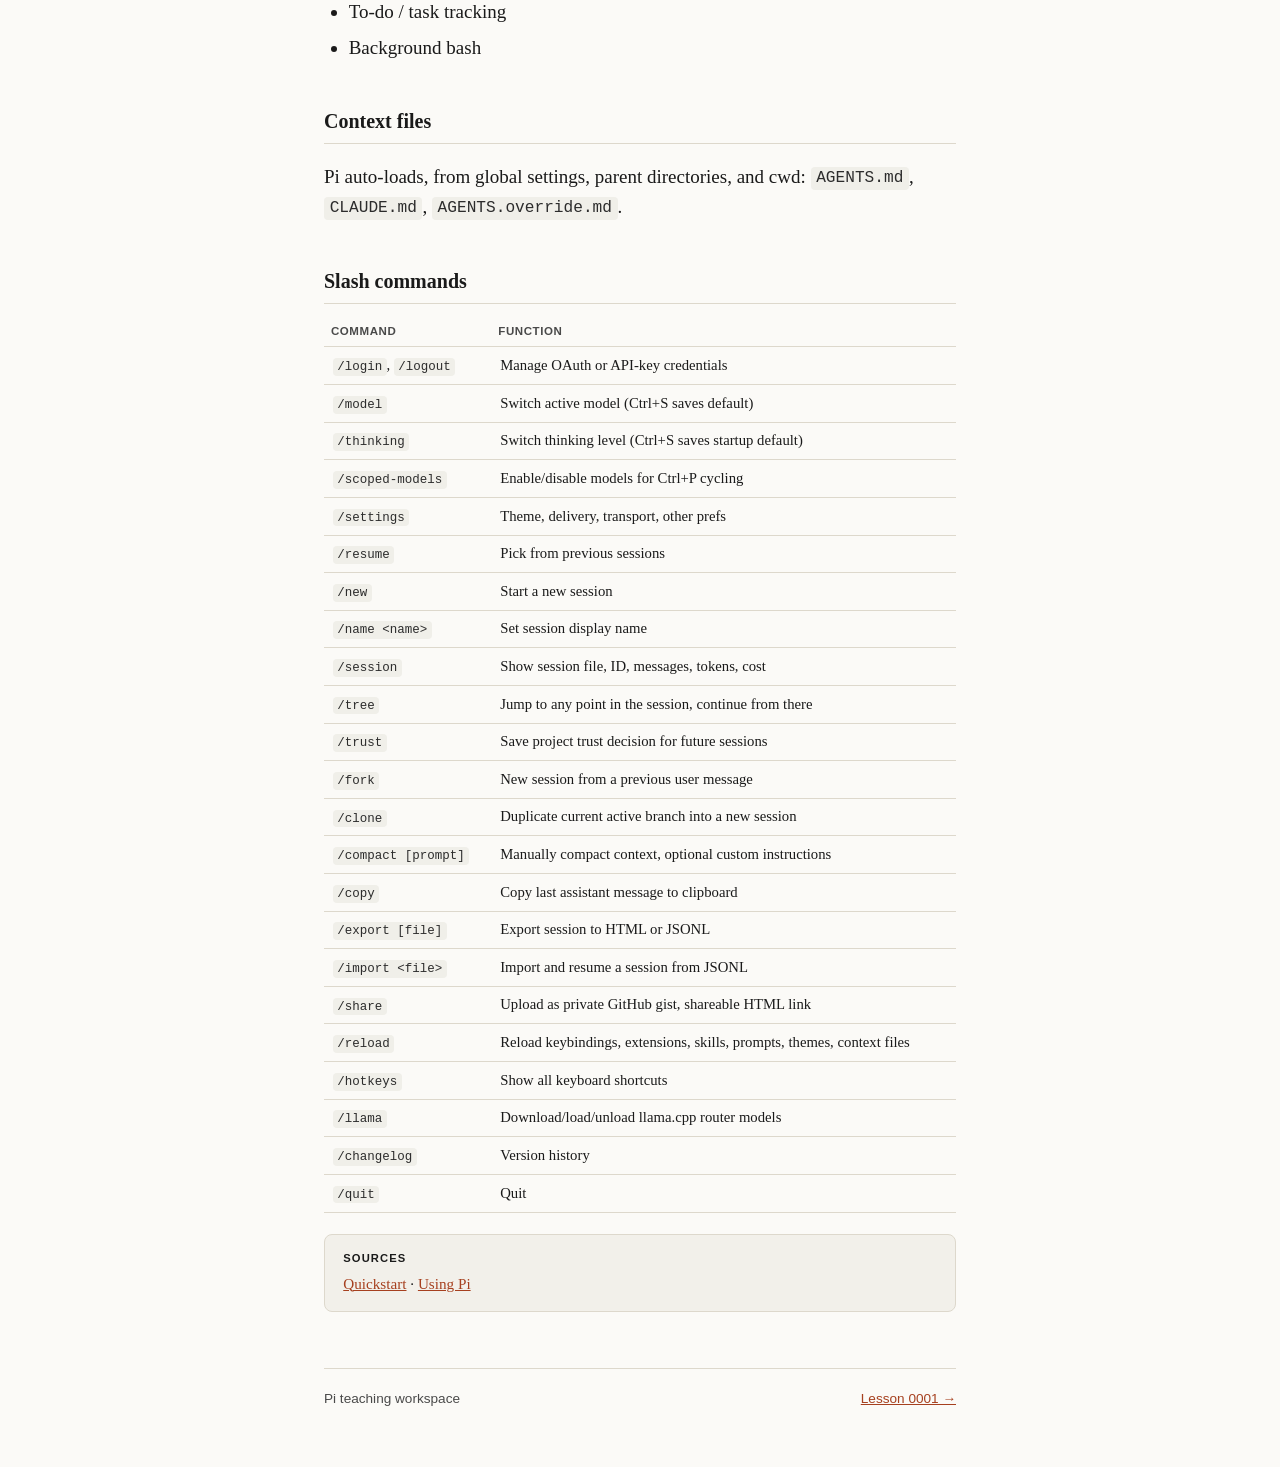
<file: reference/pi-essentials.html>
<!doctype html>
<html lang="en">
<head>
<meta charset="utf-8">
<meta name="viewport" content="width=device-width, initial-scale=1">
<title>Pi Essentials — Reference</title>
<link rel="stylesheet" href="../assets/style.css">
</head>
<body>
<article class="page">
  <div class="kicker">Reference · Quick lookup</div>
  <h1>Pi Essentials</h1>
  <p class="lede">Compressed reference for daily use. Print or keep open in a tab. Full detail: <a href="https://pi.dev/docs/latest">pi.dev/docs/latest</a>.</p>

  <h2>Install / uninstall</h2>
  <pre><code>npm install -g --ignore-scripts @earendil-works/pi-coding-agent</code></pre>
  <p><code>--ignore-scripts</code> skips dependency lifecycle scripts — not needed for normal operation.</p>
  <table>
    <tr><th>Manager</th><th>Uninstall</th></tr>
    <tr><td>npm</td><td><code>npm uninstall -g @earendil-works/pi-coding-agent</code></td></tr>
    <tr><td>pnpm</td><td><code>pnpm remove -g @earendil-works/pi-coding-agent</code></td></tr>
    <tr><td>Yarn</td><td><code>yarn global remove @earendil-works/pi-coding-agent</code></td></tr>
    <tr><td>Bun</td><td><code>bun uninstall -g @earendil-works/pi-coding-agent</code></td></tr>
  </table>
  <p>Settings and credentials persist in <code>~/.pi/agent/</code> across uninstall.</p>

  <h2>Auth</h2>
  <ul>
    <li><code>/login</code> inside Pi — subscription (Claude Pro/Max, ChatGPT Plus/Pro, GitHub Copilot) or to store an API key persistently in <code>~/.pi/agent/auth.json</code></li>
    <li>Env var before launch: <code>export ANTHROPIC_API_KEY=sk-ant-...</code></li>
  </ul>

  <h2>Default toolset</h2>
  <p>Unlike agents with a large built-in tool surface, Pi ships exactly four tools by default:</p>
  <table>
    <tr><th>Tool</th><th>Does</th></tr>
    <tr><td><code>read</code></td><td>Read files</td></tr>
    <tr><td><code>write</code></td><td>Create or overwrite files</td></tr>
    <tr><td><code>edit</code></td><td>Patch files</td></tr>
    <tr><td><code>bash</code></td><td>Run shell commands</td></tr>
  </table>
  <p>Everything else — web search, MCP servers, structured task tracking — is added via extensions, not baked in.</p>

  <h2>What Pi omits by default</h2>
  <p>Deliberately excluded from core, implementable as extensions/packages if wanted:</p>
  <ul>
    <li>Built-in MCP client</li>
    <li>Sub-agents</li>
    <li>Permission popups (bash runs without a per-call confirmation prompt)</li>
    <li>Plan mode</li>
    <li>To-do / task tracking</li>
    <li>Background bash</li>
  </ul>

  <h2>Context files</h2>
  <p>Pi auto-loads, from global settings, parent directories, and cwd: <code>AGENTS.md</code>, <code>CLAUDE.md</code>, <code>AGENTS.override.md</code>.</p>

  <h2>Slash commands</h2>
  <table>
    <tr><th>Command</th><th>Function</th></tr>
    <tr><td><code>/login</code>, <code>/logout</code></td><td>Manage OAuth or API-key credentials</td></tr>
    <tr><td><code>/model</code></td><td>Switch active model (Ctrl+S saves default)</td></tr>
    <tr><td><code>/thinking</code></td><td>Switch thinking level (Ctrl+S saves startup default)</td></tr>
    <tr><td><code>/scoped-models</code></td><td>Enable/disable models for Ctrl+P cycling</td></tr>
    <tr><td><code>/settings</code></td><td>Theme, delivery, transport, other prefs</td></tr>
    <tr><td><code>/resume</code></td><td>Pick from previous sessions</td></tr>
    <tr><td><code>/new</code></td><td>Start a new session</td></tr>
    <tr><td><code>/name &lt;name&gt;</code></td><td>Set session display name</td></tr>
    <tr><td><code>/session</code></td><td>Show session file, ID, messages, tokens, cost</td></tr>
    <tr><td><code>/tree</code></td><td>Jump to any point in the session, continue from there</td></tr>
    <tr><td><code>/trust</code></td><td>Save project trust decision for future sessions</td></tr>
    <tr><td><code>/fork</code></td><td>New session from a previous user message</td></tr>
    <tr><td><code>/clone</code></td><td>Duplicate current active branch into a new session</td></tr>
    <tr><td><code>/compact [prompt]</code></td><td>Manually compact context, optional custom instructions</td></tr>
    <tr><td><code>/copy</code></td><td>Copy last assistant message to clipboard</td></tr>
    <tr><td><code>/export [file]</code></td><td>Export session to HTML or JSONL</td></tr>
    <tr><td><code>/import &lt;file&gt;</code></td><td>Import and resume a session from JSONL</td></tr>
    <tr><td><code>/share</code></td><td>Upload as private GitHub gist, shareable HTML link</td></tr>
    <tr><td><code>/reload</code></td><td>Reload keybindings, extensions, skills, prompts, themes, context files</td></tr>
    <tr><td><code>/hotkeys</code></td><td>Show all keyboard shortcuts</td></tr>
    <tr><td><code>/llama</code></td><td>Download/load/unload llama.cpp router models</td></tr>
    <tr><td><code>/changelog</code></td><td>Version history</td></tr>
    <tr><td><code>/quit</code></td><td>Quit</td></tr>
  </table>

  <div class="box box-source">
    <span class="box-label">Sources</span>
    <a href="https://pi.dev/docs/latest/quickstart.md">Quickstart</a> ·
    <a href="https://pi.dev/docs/latest/usage.md">Using Pi</a>
  </div>

  <footer class="lesson-nav">
    <span>Pi teaching workspace</span>
    <span><a href="../lessons/0001-install-and-first-session.html">Lesson 0001 →</a></span>
  </footer>
</article>
</body>
</html>
</file>
<file: assets/style.css>
/* Shared stylesheet for the Pi teaching workspace: lessons/*.html and reference/*.html */

:root {
  --ink: #1a1a1a;
  --ink-soft: #4a4a4a;
  --paper: #fbfaf7;
  --paper-raised: #f2f0ea;
  --rule: #ddd8cc;
  --accent: #a6401f;
  --accent-soft: #c9d6c4;
  --code-bg: #f0efe9;
  --code-ink: #2c2c2c;
}

@media (prefers-color-scheme: dark) {
  :root {
    --ink: #e8e4d8;
    --ink-soft: #b8b3a3;
    --paper: #1c1b18;
    --paper-raised: #242320;
    --rule: #3a382f;
    --accent: #e0784a;
    --accent-soft: #3a4536;
    --code-bg: #242320;
    --code-ink: #e8e4d8;
  }
}

* { box-sizing: border-box; }

body {
  margin: 0;
  padding: 0;
  background: var(--paper);
  color: var(--ink);
  font-family: "Palatino Linotype", Palatino, "Book Antiqua", Georgia, serif;
  font-size: 19px;
  line-height: 1.55;
}

.page {
  max-width: 680px;
  margin: 0 auto;
  padding: 3rem 1.5rem 5rem;
}

.kicker {
  font-family: -apple-system, "Segoe UI", sans-serif;
  font-size: 0.72rem;
  letter-spacing: 0.12em;
  text-transform: uppercase;
  color: var(--accent);
  font-weight: 600;
  margin-bottom: 0.5rem;
}

h1 {
  font-size: 2rem;
  line-height: 1.2;
  margin: 0 0 0.3em;
}

h2 {
  font-size: 1.25rem;
  margin: 2.2em 0 0.6em;
  padding-bottom: 0.3em;
  border-bottom: 1px solid var(--rule);
}

h3 {
  font-size: 1.05rem;
  margin: 1.6em 0 0.5em;
}

p { margin: 0.9em 0; }

.lede {
  font-size: 1.08rem;
  color: var(--ink-soft);
  margin-top: 0;
}

a { color: var(--accent); text-decoration-thickness: 1px; }
a:hover { text-decoration-thickness: 2px; }

code, pre {
  font-family: "SF Mono", Menlo, Consolas, monospace;
  font-size: 0.85em;
  background: var(--code-bg);
  color: var(--code-ink);
  border-radius: 4px;
}

code { padding: 0.15em 0.35em; }

pre {
  padding: 0.9em 1em;
  overflow-x: auto;
  line-height: 1.5;
  border-left: 3px solid var(--accent);
}
pre code { padding: 0; background: none; }

table {
  width: 100%;
  border-collapse: collapse;
  font-size: 0.92rem;
  margin: 1em 0;
}
th, td {
  text-align: left;
  padding: 0.45em 0.6em;
  border-bottom: 1px solid var(--rule);
  vertical-align: top;
}
th {
  font-family: -apple-system, "Segoe UI", sans-serif;
  font-size: 0.72rem;
  letter-spacing: 0.05em;
  text-transform: uppercase;
  color: var(--ink-soft);
}

/* Callout boxes */
.box {
  border-radius: 8px;
  padding: 1em 1.2em;
  margin: 1.4em 0;
  font-size: 0.95rem;
}

.box-mission {
  background: var(--paper-raised);
  border-left: 3px solid var(--accent);
}
.box-mission .box-label { color: var(--accent); }

.box-source {
  background: var(--paper-raised);
  border: 1px solid var(--rule);
}

.box-ask {
  background: var(--paper-raised);
  border-left: 3px solid var(--ink-soft);
}

.box-label {
  font-family: -apple-system, "Segoe UI", sans-serif;
  font-size: 0.7rem;
  letter-spacing: 0.1em;
  text-transform: uppercase;
  font-weight: 700;
  display: block;
  margin-bottom: 0.4em;
}

/* Retrieval / quiz widgets */
.recall {
  background: var(--paper-raised);
  border: 1px dashed var(--rule);
  border-radius: 8px;
  padding: 1em 1.2em;
  margin: 1.4em 0;
}
.recall summary {
  cursor: pointer;
  font-family: -apple-system, "Segoe UI", sans-serif;
  font-size: 0.85rem;
  font-weight: 600;
  color: var(--ink-soft);
}
.recall[open] summary { margin-bottom: 0.6em; }
.recall .answer {
  padding-top: 0.6em;
  border-top: 1px solid var(--rule);
}

footer.lesson-nav {
  margin-top: 3.5rem;
  padding-top: 1.2rem;
  border-top: 1px solid var(--rule);
  font-family: -apple-system, "Segoe UI", sans-serif;
  font-size: 0.85rem;
  color: var(--ink-soft);
  display: flex;
  justify-content: space-between;
  gap: 1rem;
  flex-wrap: wrap;
}

.citation {
  font-size: 0.8em;
  color: var(--ink-soft);
  vertical-align: super;
}

ul, ol { padding-left: 1.3em; }
li { margin: 0.35em 0; }
</file>
